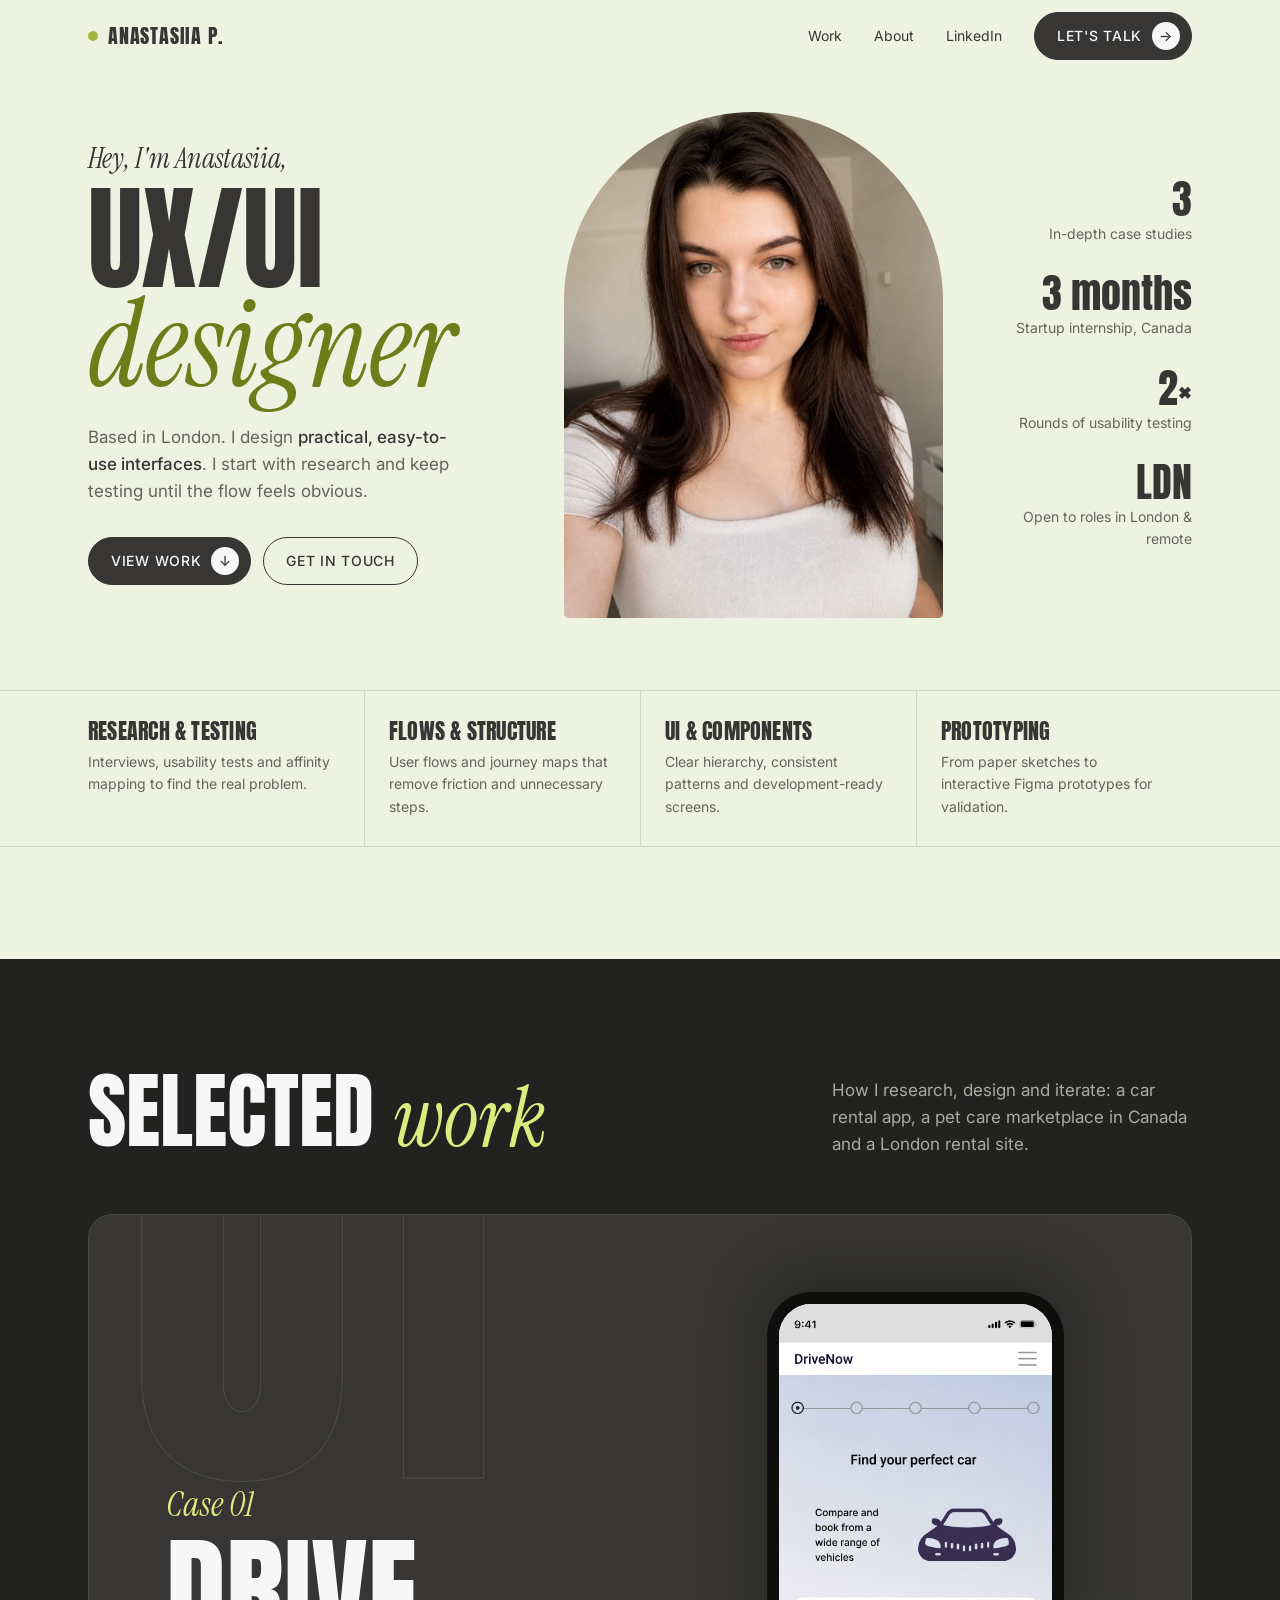
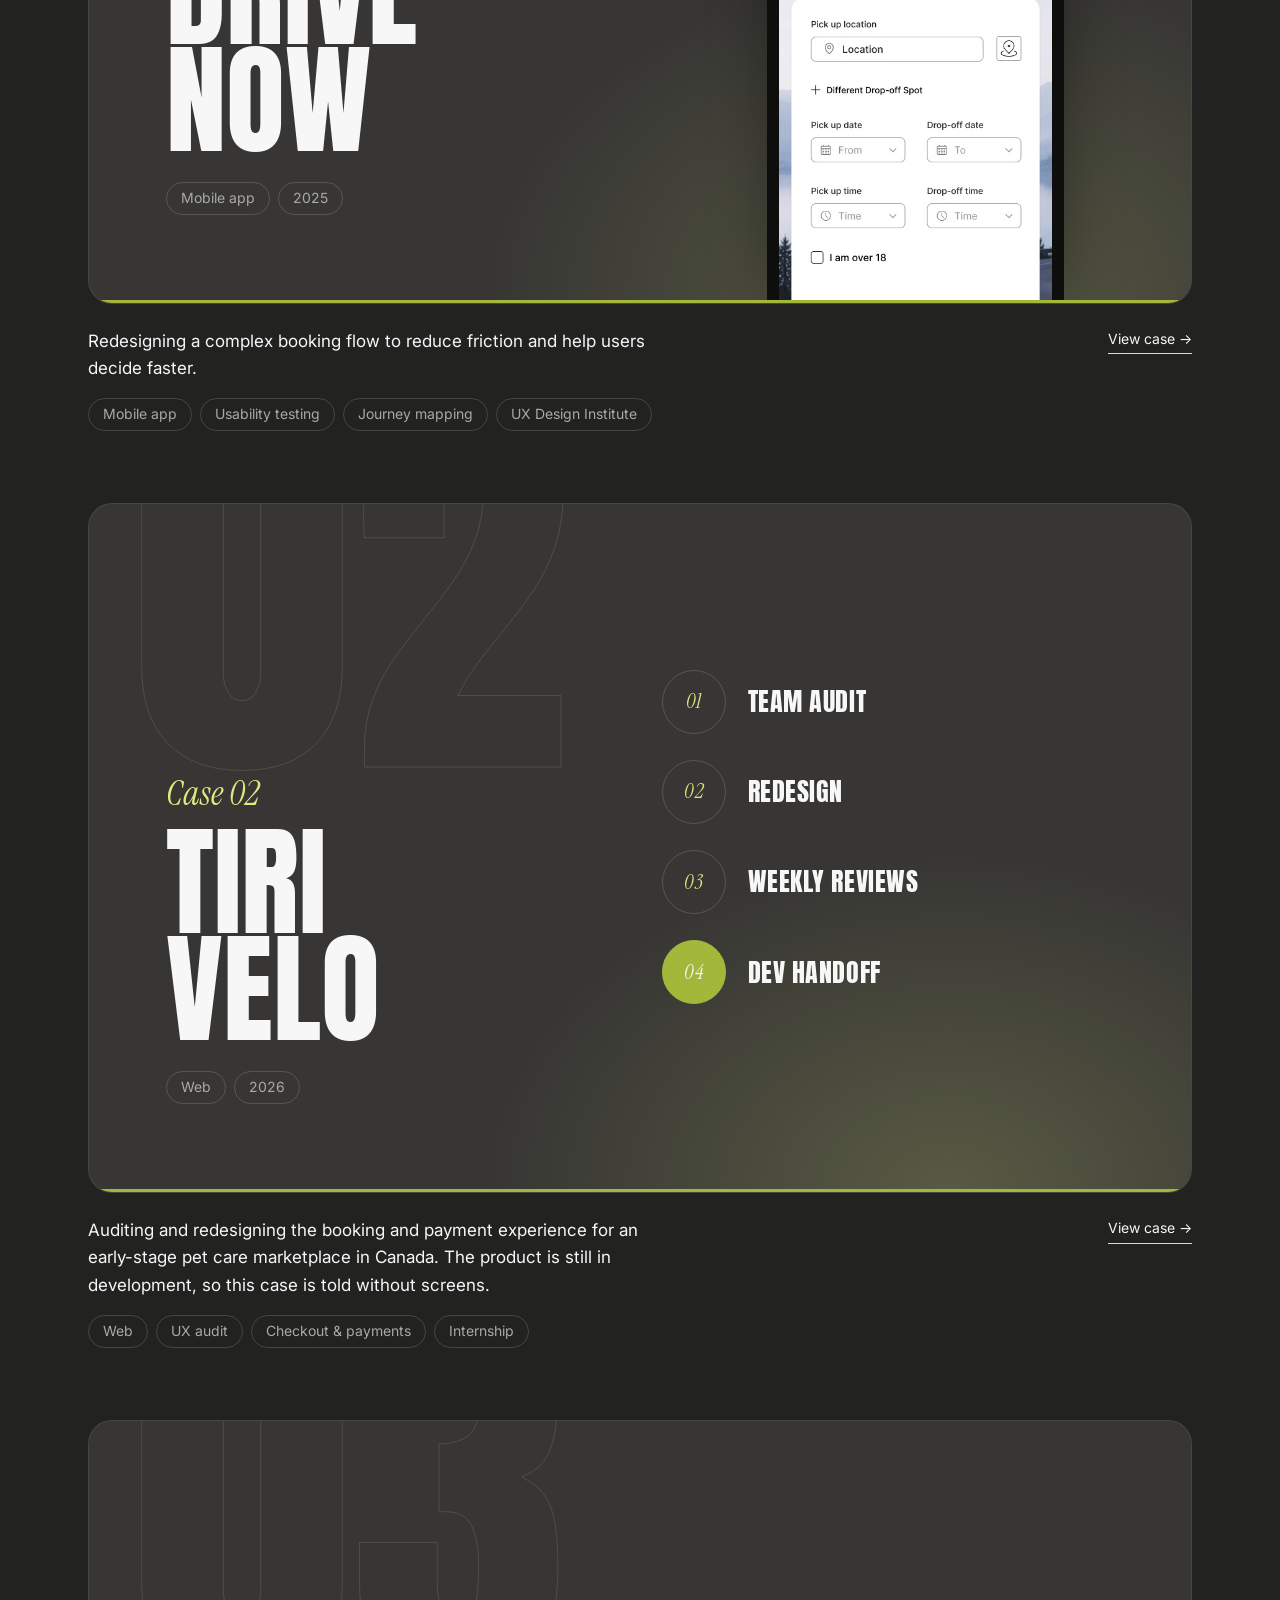
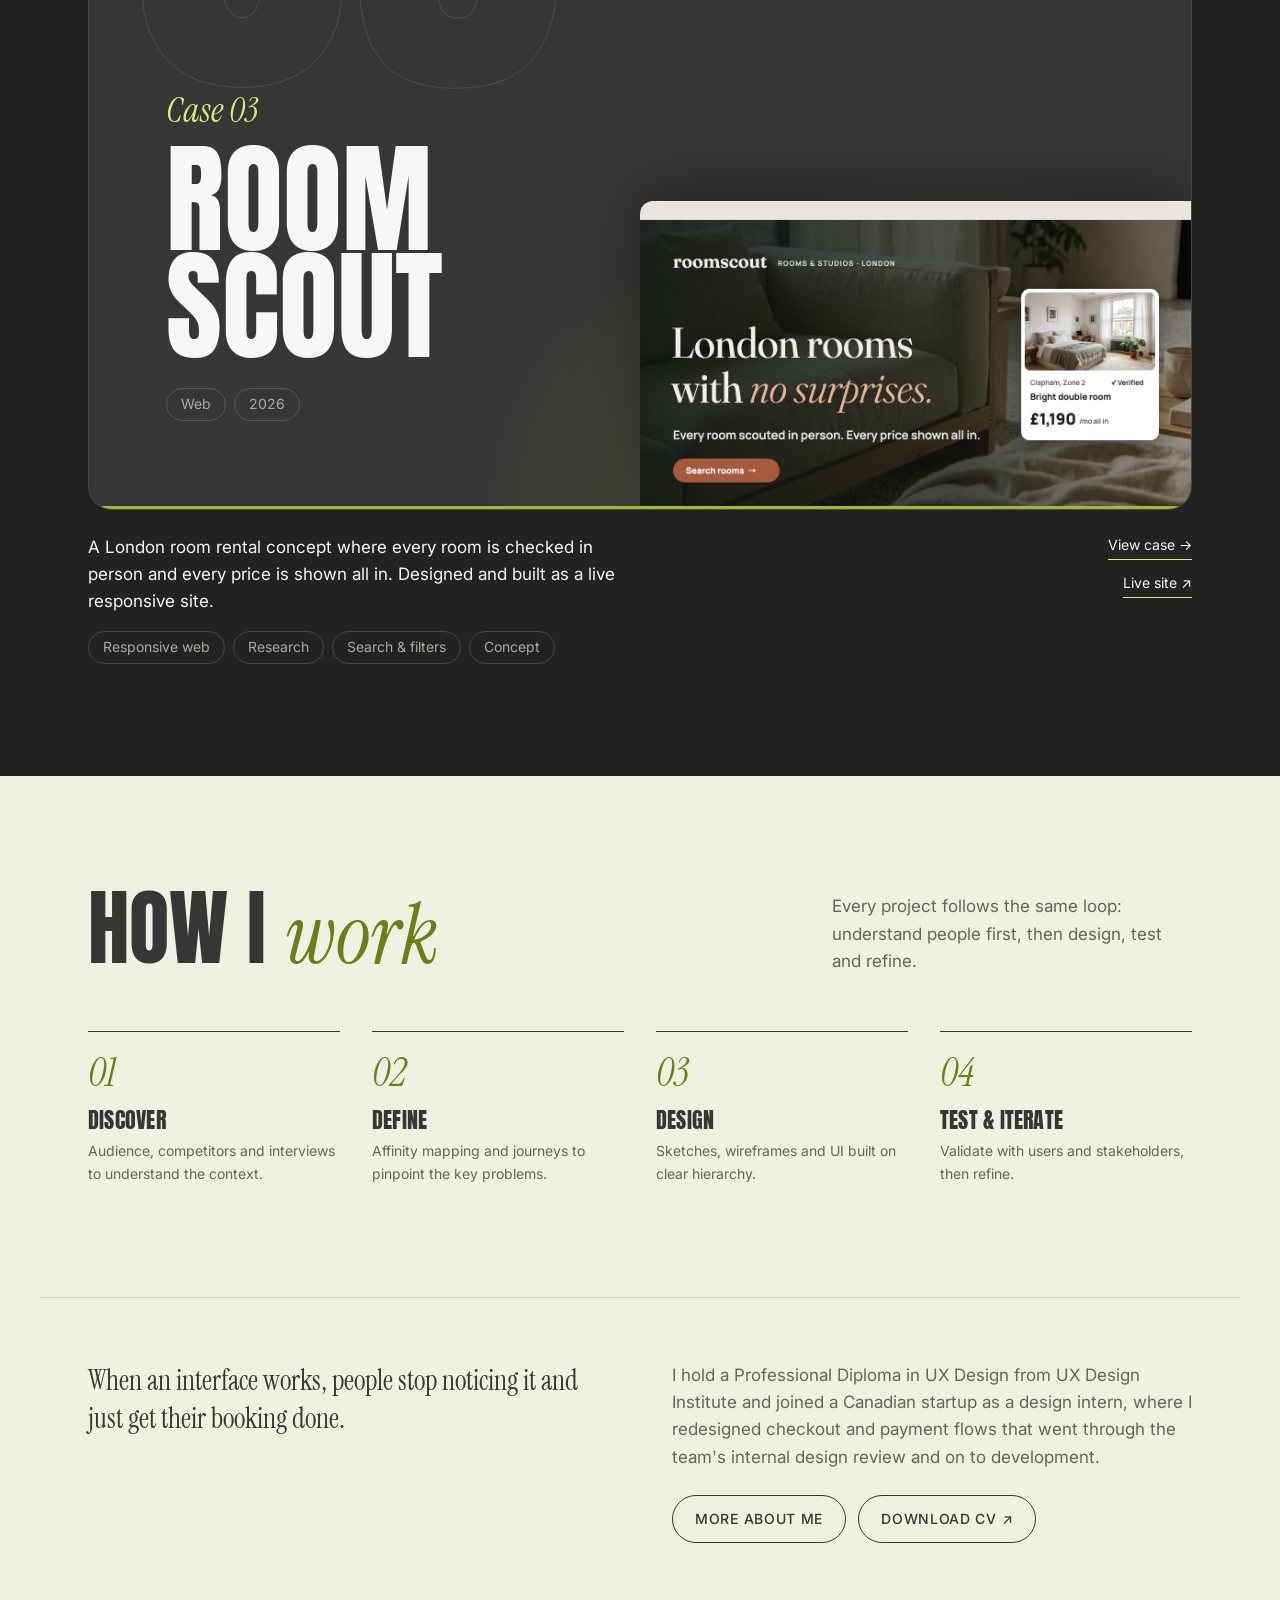
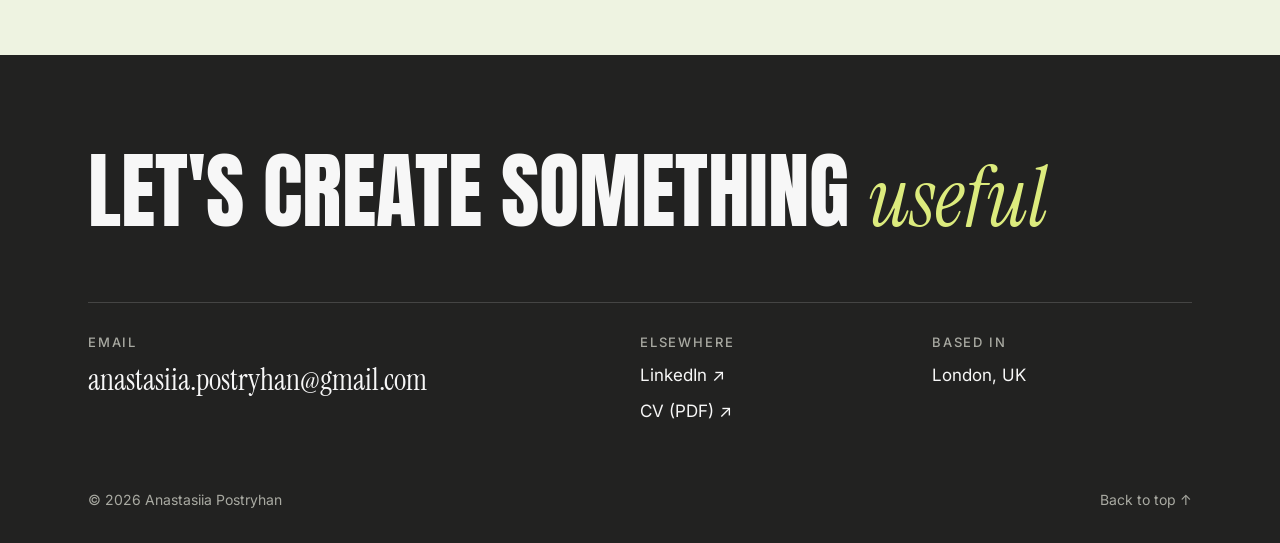
<file: index.html>
<!doctype html>
<html lang="en">
<head>
  <meta charset="utf-8">
  <meta name="viewport" content="width=device-width, initial-scale=1">
  <title>Anastasiia Postryhan, UX/UI designer</title>
  <meta name="description" content="Portfolio of Anastasiia Postryhan, a junior UX/UI designer in London. Case studies in research, usability testing and web and mobile UI.">
  <link rel="canonical" href="https://anastasiia-postryhan.vercel.app/">
  <meta name="theme-color" content="#EEF3E1">
  <meta property="og:type" content="website">
  <meta property="og:site_name" content="Anastasiia Postryhan">
  <meta property="og:title" content="Anastasiia Postryhan, UX/UI designer">
  <meta property="og:description" content="Portfolio of Anastasiia Postryhan, a junior UX/UI designer in London. Case studies in research, usability testing and web and mobile UI.">
  <meta property="og:url" content="https://anastasiia-postryhan.vercel.app/">
  <meta property="og:image" content="https://anastasiia-postryhan.vercel.app/assets/og/default.jpg">
  <meta property="og:image:width" content="1200">
  <meta property="og:image:height" content="630">
  <meta name="twitter:image" content="https://anastasiia-postryhan.vercel.app/assets/og/default.jpg">
  <meta name="twitter:card" content="summary_large_image">
  <meta name="twitter:title" content="Anastasiia Postryhan, UX/UI designer">
  <meta name="twitter:description" content="Portfolio of Anastasiia Postryhan, a junior UX/UI designer in London. Case studies in research, usability testing and web and mobile UI.">
  <link rel="preconnect" href="https://fonts.googleapis.com">
  <link rel="preconnect" href="https://fonts.gstatic.com" crossorigin>
  <link rel="preload" as="style" href="https://fonts.googleapis.com/css2?family=Anton&family=Instrument+Serif:ital@0;1&family=Inter:wght@400;500&display=swap" onload="this.onload=null;this.rel='stylesheet'">
  <noscript><link rel="stylesheet" href="https://fonts.googleapis.com/css2?family=Anton&family=Instrument+Serif:ital@0;1&family=Inter:wght@400;500&display=swap"></noscript>
  <link rel="stylesheet" href="styles.css?v=25">
  <link rel="icon" href="favicon.svg" type="image/svg+xml">
  <link rel="icon" href="favicon-32.png" type="image/png" sizes="32x32">
  <link rel="apple-touch-icon" href="apple-touch-icon.png">
</head>
<body>

  <header class="header">
    <div class="wrap header__inner">
      <a href="index.html" class="logo">Anastasiia P.</a>
      <nav class="nav">
        <a href="#work">Work</a>
        <a href="about.html">About</a>
        <a href="https://uk.linkedin.com/in/anastasiia-postryhan-ux" target="_blank" rel="noopener noreferrer">LinkedIn</a>
        <a href="#contact" class="btn btn--dark">Let's talk <span class="btn__dot">→</span></a>
      </nav>
    </div>
  </header>

  <main>
    <!-- Hero -->
    <section class="hero">
      <div class="wrap hero__grid">
        <div>
          <p class="hero__hi">Hey, I'm Anastasiia,</p>
          <h1 class="hero__title">UX/UI <span class="italic">designer</span></h1>
          <p class="hero__lead">Based in London. I design <strong>practical, easy-to-use interfaces</strong>. I start with research and keep testing until the flow feels obvious.</p>
          <div class="hero__ctas">
            <a href="#work" class="btn btn--dark">View work <span class="btn__dot">↓</span></a>
            <a href="#contact" class="btn btn--ghost">Get in touch</a>
          </div>
        </div>

        <div class="arch">
          <img width="1086" height="1448" fetchpriority="high" src="assets/anastasiia-750.jpg" srcset="assets/anastasiia-480.jpg 480w, assets/anastasiia-750.jpg 750w, assets/anastasiia.webp 1086w" sizes="(max-width: 640px) 320px, (max-width: 960px) 45vw, 420px" alt="Portrait of Anastasiia Postryhan">
        </div>

        <div class="facts">
          <div><div class="fact__num">3</div><div class="fact__label">In-depth case studies</div></div>
          <div><div class="fact__num">3 months</div><div class="fact__label">Startup internship, Canada</div></div>
          <div><div class="fact__num">2×</div><div class="fact__label">Rounds of usability testing</div></div>
          <div><div class="fact__num">LDN</div><div class="fact__label">Open to roles in London &amp; remote</div></div>
        </div>
      </div>
    </section>

    <!-- Skills -->
    <section class="skills">
      <h2 class="sr-only">Skills</h2>
      <div class="wrap skills__grid">
        <div class="skill"><h3>Research &amp; testing</h3><p>Interviews, usability tests and affinity mapping to find the real problem.</p></div>
        <div class="skill"><h3>Flows &amp; structure</h3><p>User flows and journey maps that remove friction and unnecessary steps.</p></div>
        <div class="skill"><h3>UI &amp; components</h3><p>Clear hierarchy, consistent patterns and development-ready screens.</p></div>
        <div class="skill"><h3>Prototyping</h3><p>From paper sketches to interactive Figma prototypes for validation.</p></div>
      </div>
    </section>

    <!-- Work -->
    <section class="work" id="work">
      <div class="wrap">
        <div class="section-head">
          <h2 class="section-title">Selected <span class="italic accent">work</span></h2>
          <p>How I research, design and iterate: a car rental app, a pet care marketplace in Canada and a London rental site.</p>
        </div>

        <div class="cases">
          <a href="drivenow.html" class="case">
            <div class="cover-d">
              <span class="cover-d__num">01</span>
              <div class="cover-d__text"><div class="cover-d__eyebrow">Case 01</div><div class="cover-d__name">Drive<br>Now</div><div class="cover-d__meta"><span>Mobile app</span><span>2025</span></div></div>
              <div class="cover-d__media"><div class="cover-d__phone"><img loading="lazy" width="440" height="1100" src="assets/dn/FjUAhNZ296VUtblM.jpg" alt="DriveNow search screen"></div></div>
            </div>
            <div class="case__row">
              <div>
                <h3 class="sr-only">DriveNow, car rental app</h3>
                <p class="case__desc">Redesigning a complex booking flow to reduce friction and help users decide faster.</p>
                <div class="tags"><span class="tag">Mobile app</span><span class="tag">Usability testing</span><span class="tag">Journey mapping</span><span class="tag">UX Design Institute</span></div>
              </div>
              <span class="case__link">View case →</span>
            </div>
          </a>

          <a href="tirivelo.html" class="case">
            <div class="cover-d">
              <span class="cover-d__num">02</span>
              <div class="cover-d__text"><div class="cover-d__eyebrow">Case 02</div><div class="cover-d__name">Tiri<br>Velo</div><div class="cover-d__meta"><span>Web</span><span>2026</span></div></div>
              <ol class="flow" aria-label="How the work went"><li>Team audit</li><li>Redesign</li><li>Weekly reviews</li><li>Dev handoff</li></ol>
            </div>
            <div class="case__row">
              <div>
                <h3 class="sr-only">TiriVelo, confident checkout</h3>
                <p class="case__desc">Auditing and redesigning the booking and payment experience for an early-stage pet care marketplace in Canada. The product is still in development, so this case is told without screens.</p>
                <div class="tags"><span class="tag">Web</span><span class="tag">UX audit</span><span class="tag">Checkout &amp; payments</span><span class="tag">Internship</span></div>
              </div>
              <span class="case__link">View case →</span>
            </div>
          </a>

          <div class="case">
            <a href="roomscout.html" class="case__cover" aria-label="RoomScout case study"><div class="cover-d">
              <span class="cover-d__num">03</span>
              <div class="cover-d__text"><div class="cover-d__eyebrow">Case 03</div><div class="cover-d__name">Room<br>Scout</div><div class="cover-d__meta"><span>Web</span><span>2026</span></div></div>
              <div class="cover-d__shot"><img loading="lazy" src="assets/rs/og.jpg?v=2" alt="RoomScout hero screen" width="1200" height="630"></div>
            </div></a>
            <div class="case__row">
              <div>
                <h3 class="sr-only">RoomScout, London room rentals</h3>
                <p class="case__desc">A London room rental concept where every room is checked in person and every price is shown all in. Designed and built as a live responsive site.</p>
                <div class="tags"><span class="tag">Responsive web</span><span class="tag">Research</span><span class="tag">Search &amp; filters</span><span class="tag">Concept</span></div>
              </div>
              <div class="case__links"><a class="case__link" href="roomscout.html">View case →</a><a class="case__link" href="https://roomscout.netlify.app" target="_blank" rel="noopener noreferrer">Live site ↗</a></div>
            </div>
          </div>
        </div>
      </div>
    </section>

    <!-- Process -->
    <section class="process">
      <div class="wrap">
        <div class="section-head">
          <h2 class="section-title">How I <span class="italic accent">work</span></h2>
          <p>Every project follows the same loop: understand people first, then design, test and refine.</p>
        </div>
        <div class="steps">
          <div class="step"><div class="step__num">01</div><h3>Discover</h3><p>Audience, competitors and interviews to understand the context.</p></div>
          <div class="step"><div class="step__num">02</div><h3>Define</h3><p>Affinity mapping and journeys to pinpoint the key problems.</p></div>
          <div class="step"><div class="step__num">03</div><h3>Design</h3><p>Sketches, wireframes and UI built on clear hierarchy.</p></div>
          <div class="step"><div class="step__num">04</div><h3>Test &amp; iterate</h3><p>Validate with users and stakeholders, then refine.</p></div>
        </div>
      </div>
    </section>

    <!-- About teaser -->
    <section class="about-teaser">
      <div class="wrap about-teaser__grid">
        <p class="about-teaser__lead">When an interface works, people stop noticing it and just get their booking done.</p>
        <div class="about-teaser__body">
          <p>I hold a Professional Diploma in UX Design from UX Design Institute and joined a Canadian startup as a design intern, where I redesigned checkout and payment flows that went through the team's internal design review and on to development.</p>
          <div class="hero__ctas"><a href="about.html" class="btn btn--ghost">More about me</a><a href="Anastasiia_Postryhan_CV.pdf" class="btn btn--ghost" target="_blank" rel="noopener noreferrer">Download CV ↗</a></div>
        </div>
      </div>
    </section>
  </main>

  <footer class="footer" id="contact">
    <div class="wrap">
      <h2 class="footer__cta">Let's create something <span class="italic">useful</span></h2>
      <div class="footer__grid">
        <div>
          <p class="footer__label">Email</p>
          <a class="footer__email" href="mailto:anastasiia.postryhan@gmail.com">anastasiia.postryhan@gmail.com</a>
        </div>
        <div>
          <p class="footer__label">Elsewhere</p>
          <a href="https://uk.linkedin.com/in/anastasiia-postryhan-ux" target="_blank" rel="noopener noreferrer">LinkedIn ↗</a>
          <a href="Anastasiia_Postryhan_CV.pdf" target="_blank" rel="noopener noreferrer">CV (PDF) ↗</a>
        </div>
        <div>
          <p class="footer__label">Based in</p>
          <p>London, UK</p>
        </div>
      </div>
      <div class="footer__bottom">
        <span>© 2026 Anastasiia Postryhan</span>
        <a href="#top" onclick="window.scrollTo({top:0});return false;">Back to top ↑</a>
      </div>
    </div>
  </footer>

</body>
</html>
</file>
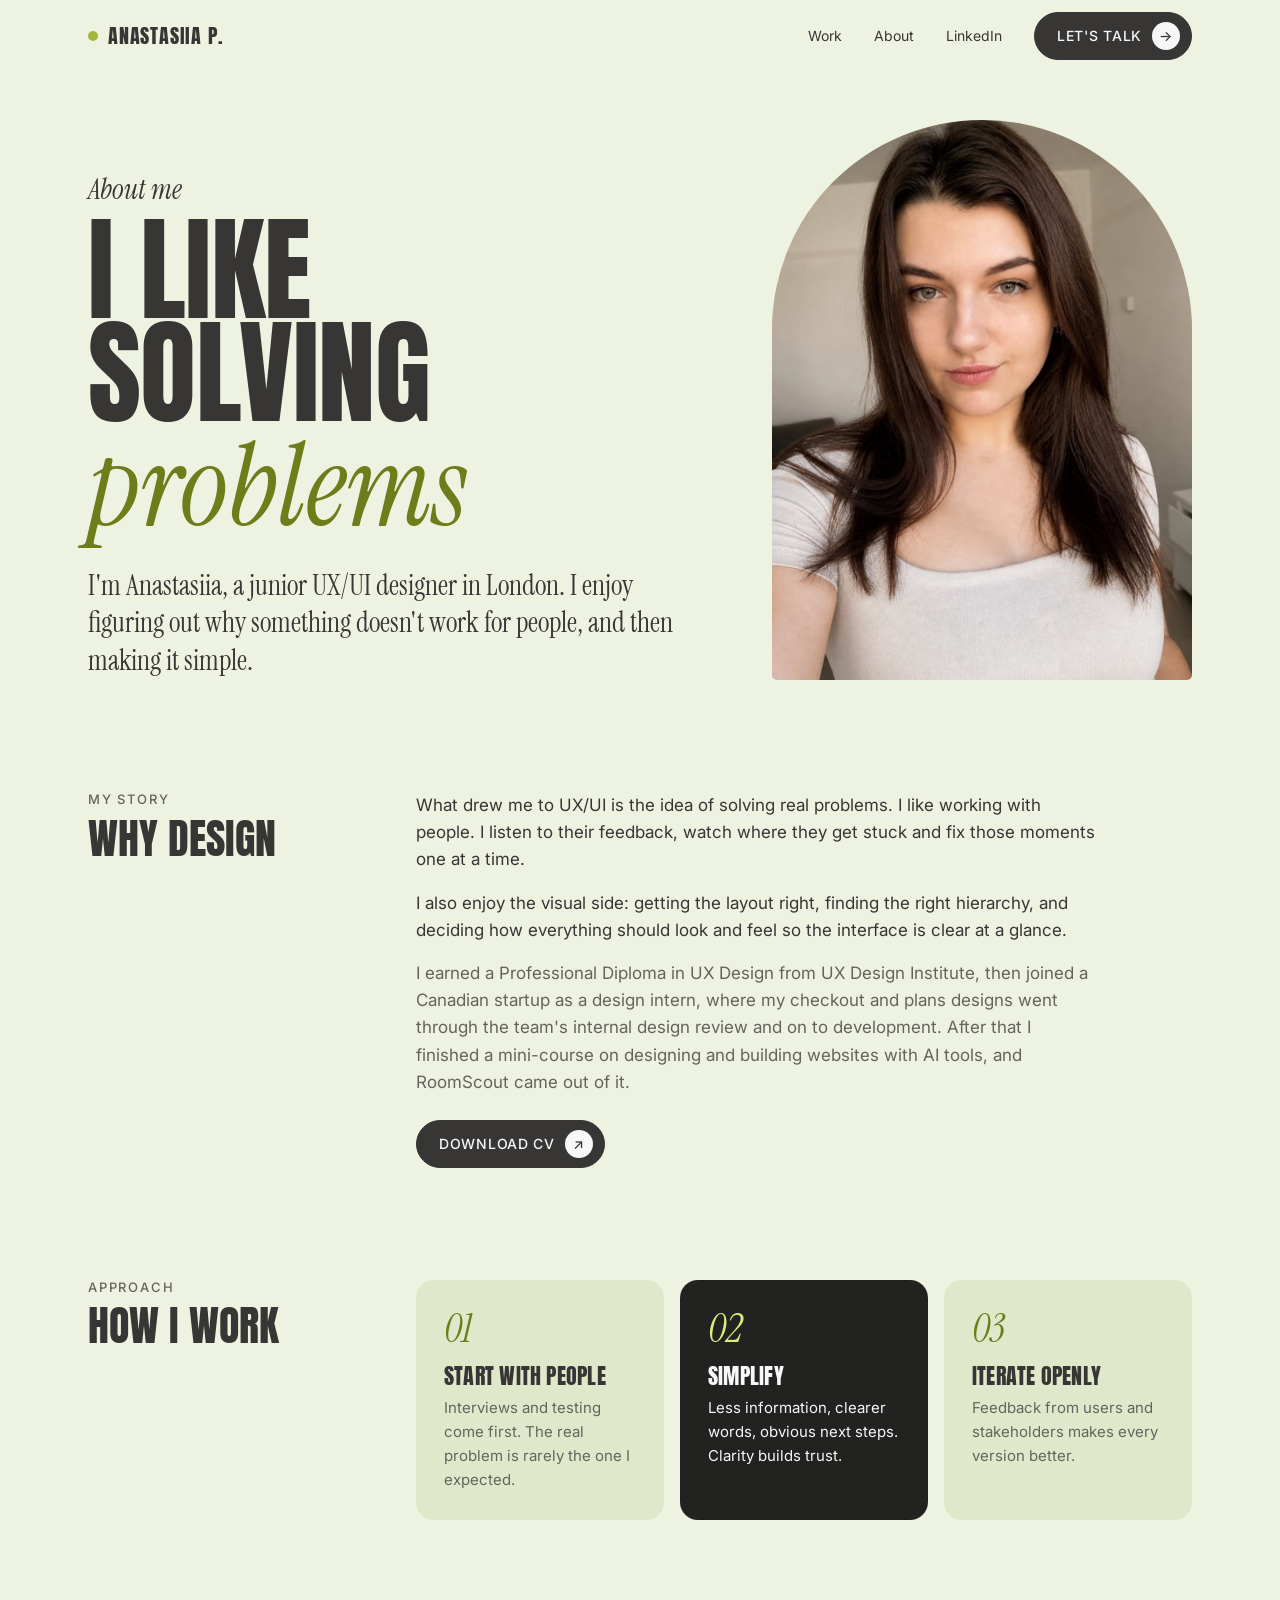
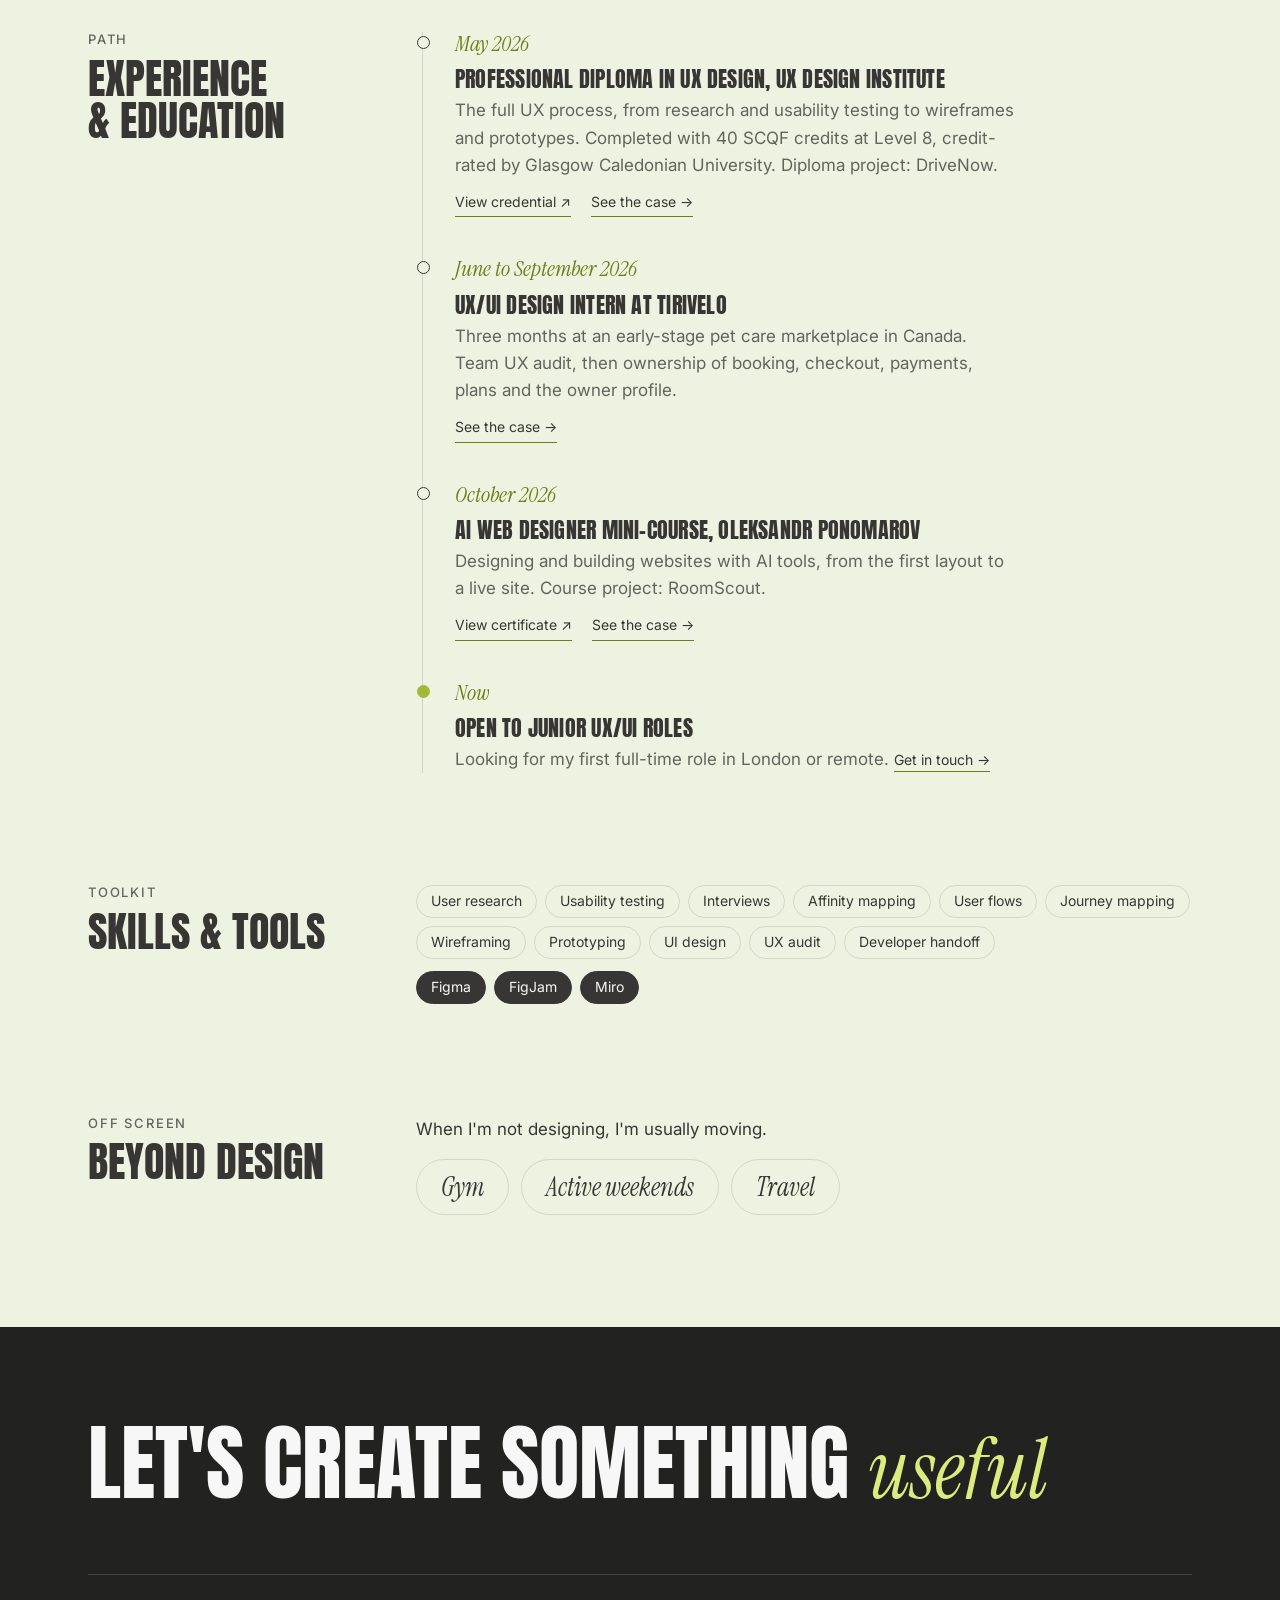
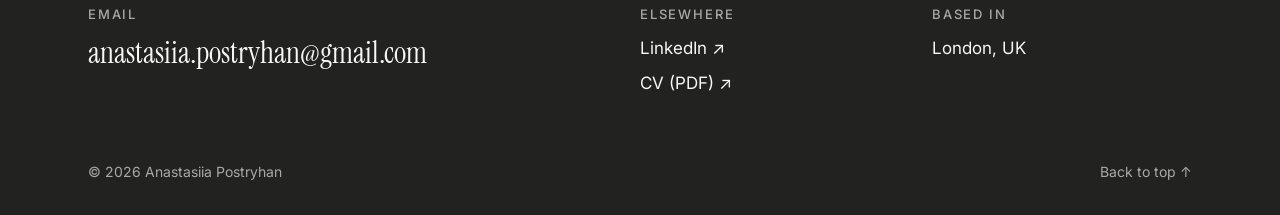
<file: about.html>
<!doctype html>
<html lang="en">
<head>
  <meta charset="utf-8">
  <meta name="viewport" content="width=device-width, initial-scale=1">
  <title>About Anastasiia Postryhan</title>
  <meta name="description" content="Anastasiia Postryhan is a junior UX/UI designer in London with a Professional Diploma in UX Design from UX Design Institute.">
  <link rel="canonical" href="https://anastasiia-postryhan.vercel.app/about.html">
  <meta name="theme-color" content="#EEF3E1">
  <meta property="og:type" content="website">
  <meta property="og:site_name" content="Anastasiia Postryhan">
  <meta property="og:title" content="About Anastasiia Postryhan, UX/UI designer">
  <meta property="og:description" content="Anastasiia Postryhan is a junior UX/UI designer in London with a Professional Diploma in UX Design from UX Design Institute.">
  <meta property="og:url" content="https://anastasiia-postryhan.vercel.app/about.html">
  <meta property="og:image" content="https://anastasiia-postryhan.vercel.app/assets/og/default.jpg">
  <meta property="og:image:width" content="1200">
  <meta property="og:image:height" content="630">
  <meta name="twitter:image" content="https://anastasiia-postryhan.vercel.app/assets/og/default.jpg">
  <meta name="twitter:card" content="summary_large_image">
  <meta name="twitter:title" content="About Anastasiia Postryhan, UX/UI designer">
  <meta name="twitter:description" content="Anastasiia Postryhan is a junior UX/UI designer in London with a Professional Diploma in UX Design from UX Design Institute.">
  <link rel="preconnect" href="https://fonts.googleapis.com">
  <link rel="preconnect" href="https://fonts.gstatic.com" crossorigin>
  <link rel="preload" as="style" href="https://fonts.googleapis.com/css2?family=Anton&family=Instrument+Serif:ital@0;1&family=Inter:wght@400;500&display=swap" onload="this.onload=null;this.rel='stylesheet'">
  <noscript><link rel="stylesheet" href="https://fonts.googleapis.com/css2?family=Anton&family=Instrument+Serif:ital@0;1&family=Inter:wght@400;500&display=swap"></noscript>
  <link rel="stylesheet" href="styles.css?v=25">
  <link rel="icon" href="favicon.svg" type="image/svg+xml">
  <link rel="icon" href="favicon-32.png" type="image/png" sizes="32x32">
  <link rel="apple-touch-icon" href="apple-touch-icon.png">
</head>
<body>

  <header class="header">
    <div class="wrap header__inner">
      <a href="index.html" class="logo">Anastasiia P.</a>
      <nav class="nav">
        <a href="index.html#work">Work</a>
        <a href="about.html">About</a>
        <a href="https://uk.linkedin.com/in/anastasiia-postryhan-ux" target="_blank" rel="noopener noreferrer">LinkedIn</a>
        <a href="#contact" class="btn btn--dark">Let's talk <span class="btn__dot">→</span></a>
      </nav>
    </div>
  </header>

  <main>
    <section class="about-hero">
      <div class="wrap about-hero__grid">
        <div>
          <p class="hero__hi">About me</p>
          <h1 class="cs-hero__title">I like solving <span class="italic accent">problems</span></h1>
          <p class="about-hero__lead">I'm Anastasiia, a junior UX/UI designer in London. I enjoy figuring out why something doesn't work for people, and then making it simple.</p>
        </div>
        <div class="arch">
          <img width="1086" height="1448" fetchpriority="high" src="assets/anastasiia-750.jpg" srcset="assets/anastasiia-480.jpg 480w, assets/anastasiia-750.jpg 750w, assets/anastasiia.webp 1086w" sizes="(max-width: 640px) 320px, (max-width: 960px) 45vw, 420px" alt="Portrait of Anastasiia Postryhan">
        </div>
      </div>
    </section>

    <div class="wrap">
      <!-- Story -->
      <section class="cs-section">
        <div class="cs-grid">
          <div class="cs-label"><span class="eyebrow">My story</span><h2>Why design</h2></div>
          <div class="prose">
            <p>What drew me to UX/UI is the idea of solving real problems. I like working with people. I listen to their feedback, watch where they get stuck and fix those moments one at a time.</p>
            <p>I also enjoy the visual side: getting the layout right, finding the right hierarchy, and deciding how everything should look and feel so the interface is clear at a glance.</p>
            <p class="muted">I earned a Professional Diploma in UX Design from UX Design Institute, then joined a Canadian startup as a design intern, where my checkout and plans designs went through the team's internal design review and on to development. After that I finished a mini-course on designing and building websites with AI tools, and RoomScout came out of it.</p>
            <div class="links"><a class="btn btn--dark" href="Anastasiia_Postryhan_CV.pdf" target="_blank" rel="noopener noreferrer">Download CV <span class="btn__dot">↗</span></a></div>
          </div>
        </div>
      </section>

      <!-- Principles -->
      <section class="cs-section">
        <div class="cs-grid">
          <div class="cs-label"><span class="eyebrow">Approach</span><h2>How I work</h2></div>
          <div class="principles">
            <div class="principle"><div class="principle__num">01</div><h3>Start with people</h3><p>Interviews and testing come first. The real problem is rarely the one I expected.</p></div>
            <div class="principle principle--dark"><div class="principle__num">02</div><h3>Simplify</h3><p>Less information, clearer words, obvious next steps. Clarity builds trust.</p></div>
            <div class="principle"><div class="principle__num">03</div><h3>Iterate openly</h3><p>Feedback from users and stakeholders makes every version better.</p></div>
          </div>
        </div>
      </section>

      <!-- Experience -->
      <section class="cs-section">
        <div class="cs-grid">
          <div class="cs-label"><span class="eyebrow">Path</span><h2>Experience &amp; education</h2></div>
          <ol class="timeline-v">
            <li>
              <span class="timeline-v__year">May 2026</span>
              <h3>Professional Diploma in UX Design, UX Design Institute</h3>
              <p>The full UX process, from research and usability testing to wireframes and prototypes. Completed with 40 SCQF credits at Level 8, credit-rated by Glasgow Caledonian University. Diploma project: DriveNow.</p>
              <div class="links"><a class="link" href="https://credsverse.com/credentials/1fe71e0b-bbeb-4163-a682-577b9e2dc3a6" target="_blank" rel="noopener noreferrer">View credential ↗</a><a class="link" href="drivenow.html">See the case →</a></div>
            </li>
            <li>
              <span class="timeline-v__year">June to September 2026</span>
              <h3>UX/UI design intern at TiriVelo</h3>
              <p>Three months at an early-stage pet care marketplace in Canada. Team UX audit, then ownership of booking, checkout, payments, plans and the owner profile.</p>
              <div class="links"><a class="link" href="tirivelo.html">See the case →</a></div>
            </li>
            <li>
              <span class="timeline-v__year">October 2026</span>
              <h3>AI Web Designer mini-course, Oleksandr Ponomarov</h3>
              <p>Designing and building websites with AI tools, from the first layout to a live site. Course project: RoomScout.</p>
              <div class="links"><a class="link" href="assets/ai-web-designer-certificate.pdf" target="_blank" rel="noopener noreferrer">View certificate ↗</a><a class="link" href="roomscout.html">See the case →</a></div>
            </li>
            <li class="is-now">
              <span class="timeline-v__year">Now</span>
              <h3>Open to junior UX/UI roles</h3>
              <p>Looking for my first full-time role in London or remote. <a href="#contact">Get in touch →</a></p>
            </li>
          </ol>
        </div>
      </section>

      <!-- Toolkit -->
      <section class="cs-section">
        <div class="cs-grid">
          <div class="cs-label"><span class="eyebrow">Toolkit</span><h2>Skills &amp; tools</h2></div>
          <div>
            <div class="chips">
              <span class="chip">User research</span><span class="chip">Usability testing</span><span class="chip">Interviews</span><span class="chip">Affinity mapping</span><span class="chip">User flows</span><span class="chip">Journey mapping</span><span class="chip">Wireframing</span><span class="chip">Prototyping</span><span class="chip">UI design</span><span class="chip">UX audit</span><span class="chip">Developer handoff</span>
            </div>
            <div class="chips block-sm">
              <span class="chip chip--solid">Figma</span><span class="chip chip--solid">FigJam</span><span class="chip chip--solid">Miro</span>
            </div>
          </div>
        </div>
      </section>

      <!-- Beyond -->
      <section class="cs-section">
        <div class="cs-grid">
          <div class="cs-label"><span class="eyebrow">Off screen</span><h2>Beyond design</h2></div>
          <div>
            <div class="prose"><p>When I'm not designing, I'm usually moving.</p></div>
            <div class="beyond"><span>Gym</span><span>Active weekends</span><span>Travel</span></div>
          </div>
        </div>
      </section>
    </div>
  </main>

  <footer class="footer footer--spaced" id="contact">
    <div class="wrap">
      <h2 class="footer__cta">Let's create something <span class="italic">useful</span></h2>
      <div class="footer__grid">
        <div>
          <p class="footer__label">Email</p>
          <a class="footer__email" href="mailto:anastasiia.postryhan@gmail.com">anastasiia.postryhan@gmail.com</a>
        </div>
        <div>
          <p class="footer__label">Elsewhere</p>
          <a href="https://uk.linkedin.com/in/anastasiia-postryhan-ux" target="_blank" rel="noopener noreferrer">LinkedIn ↗</a>
          <a href="Anastasiia_Postryhan_CV.pdf" target="_blank" rel="noopener noreferrer">CV (PDF) ↗</a>
        </div>
        <div>
          <p class="footer__label">Based in</p>
          <p>London, UK</p>
        </div>
      </div>
      <div class="footer__bottom">
        <span>© 2026 Anastasiia Postryhan</span>
        <a href="#" onclick="window.scrollTo({top:0});return false;">Back to top ↑</a>
      </div>
    </div>
  </footer>

</body>
</html>
</file>
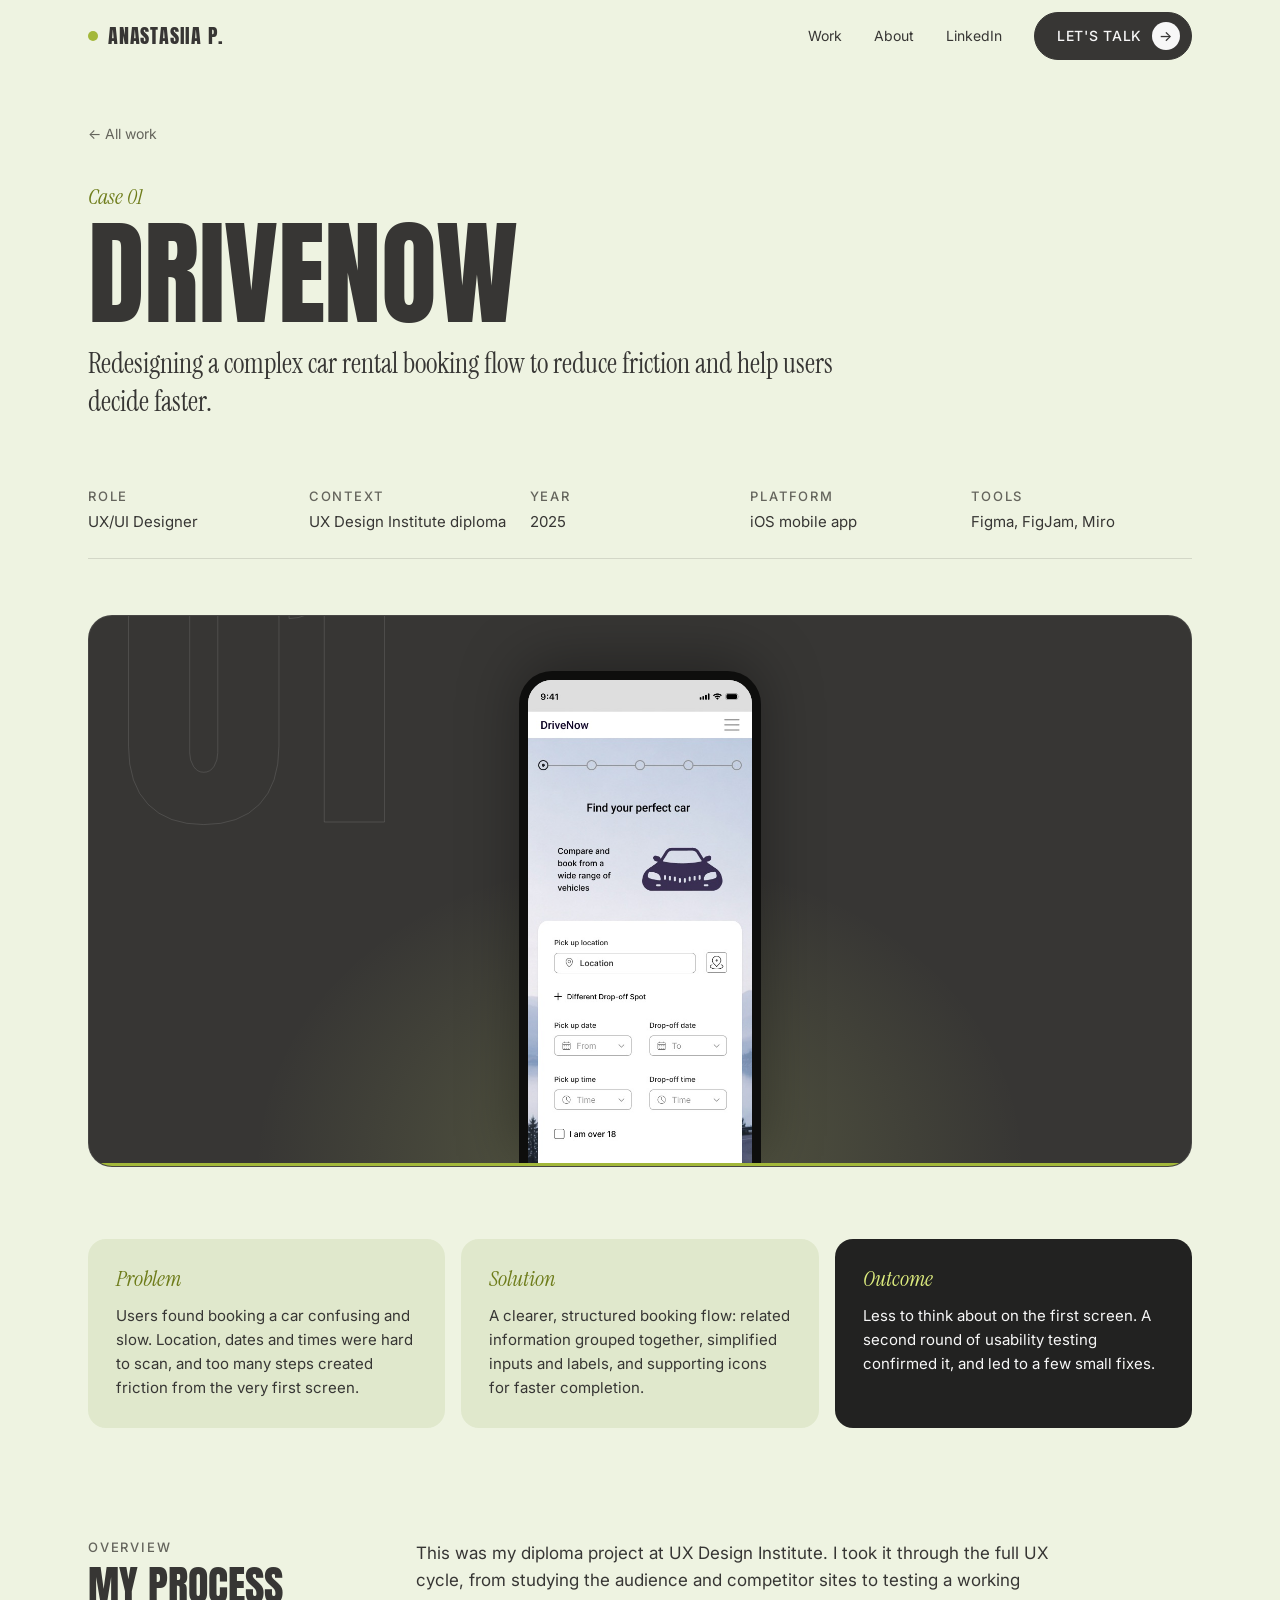
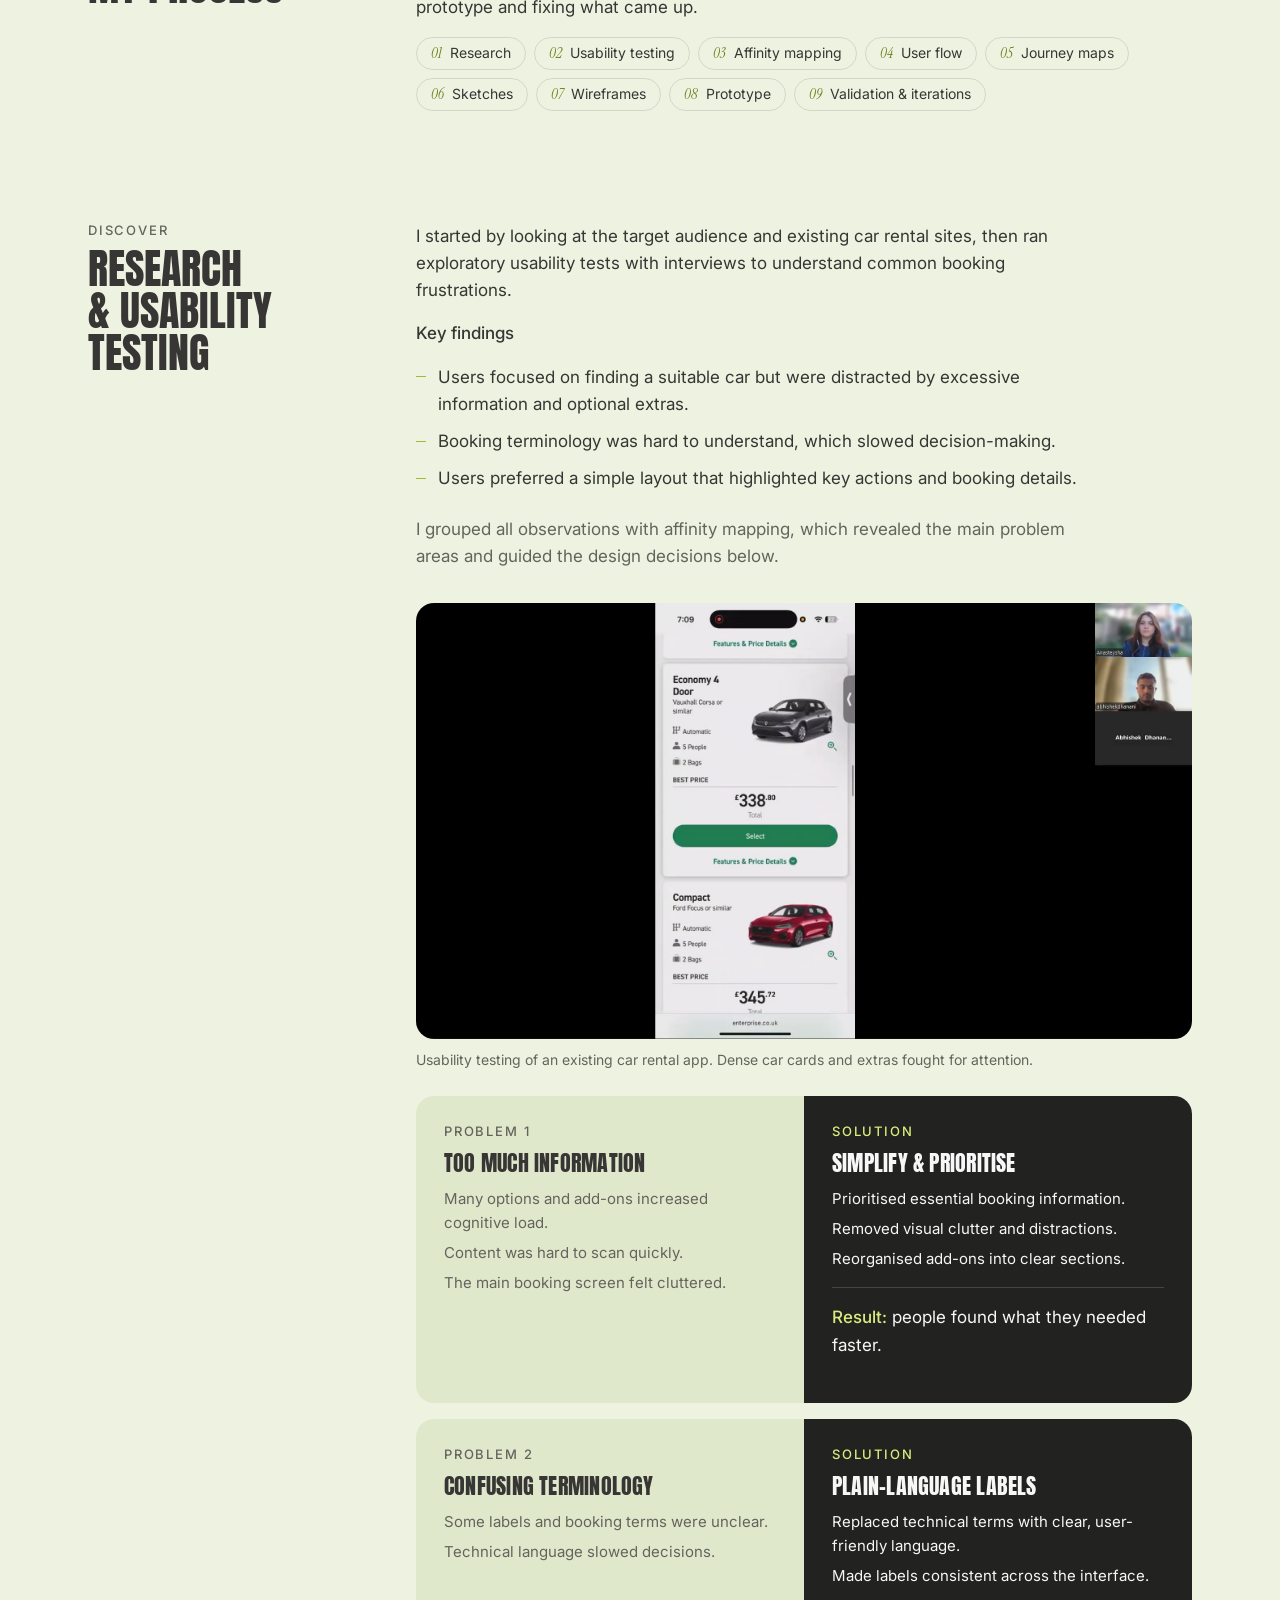
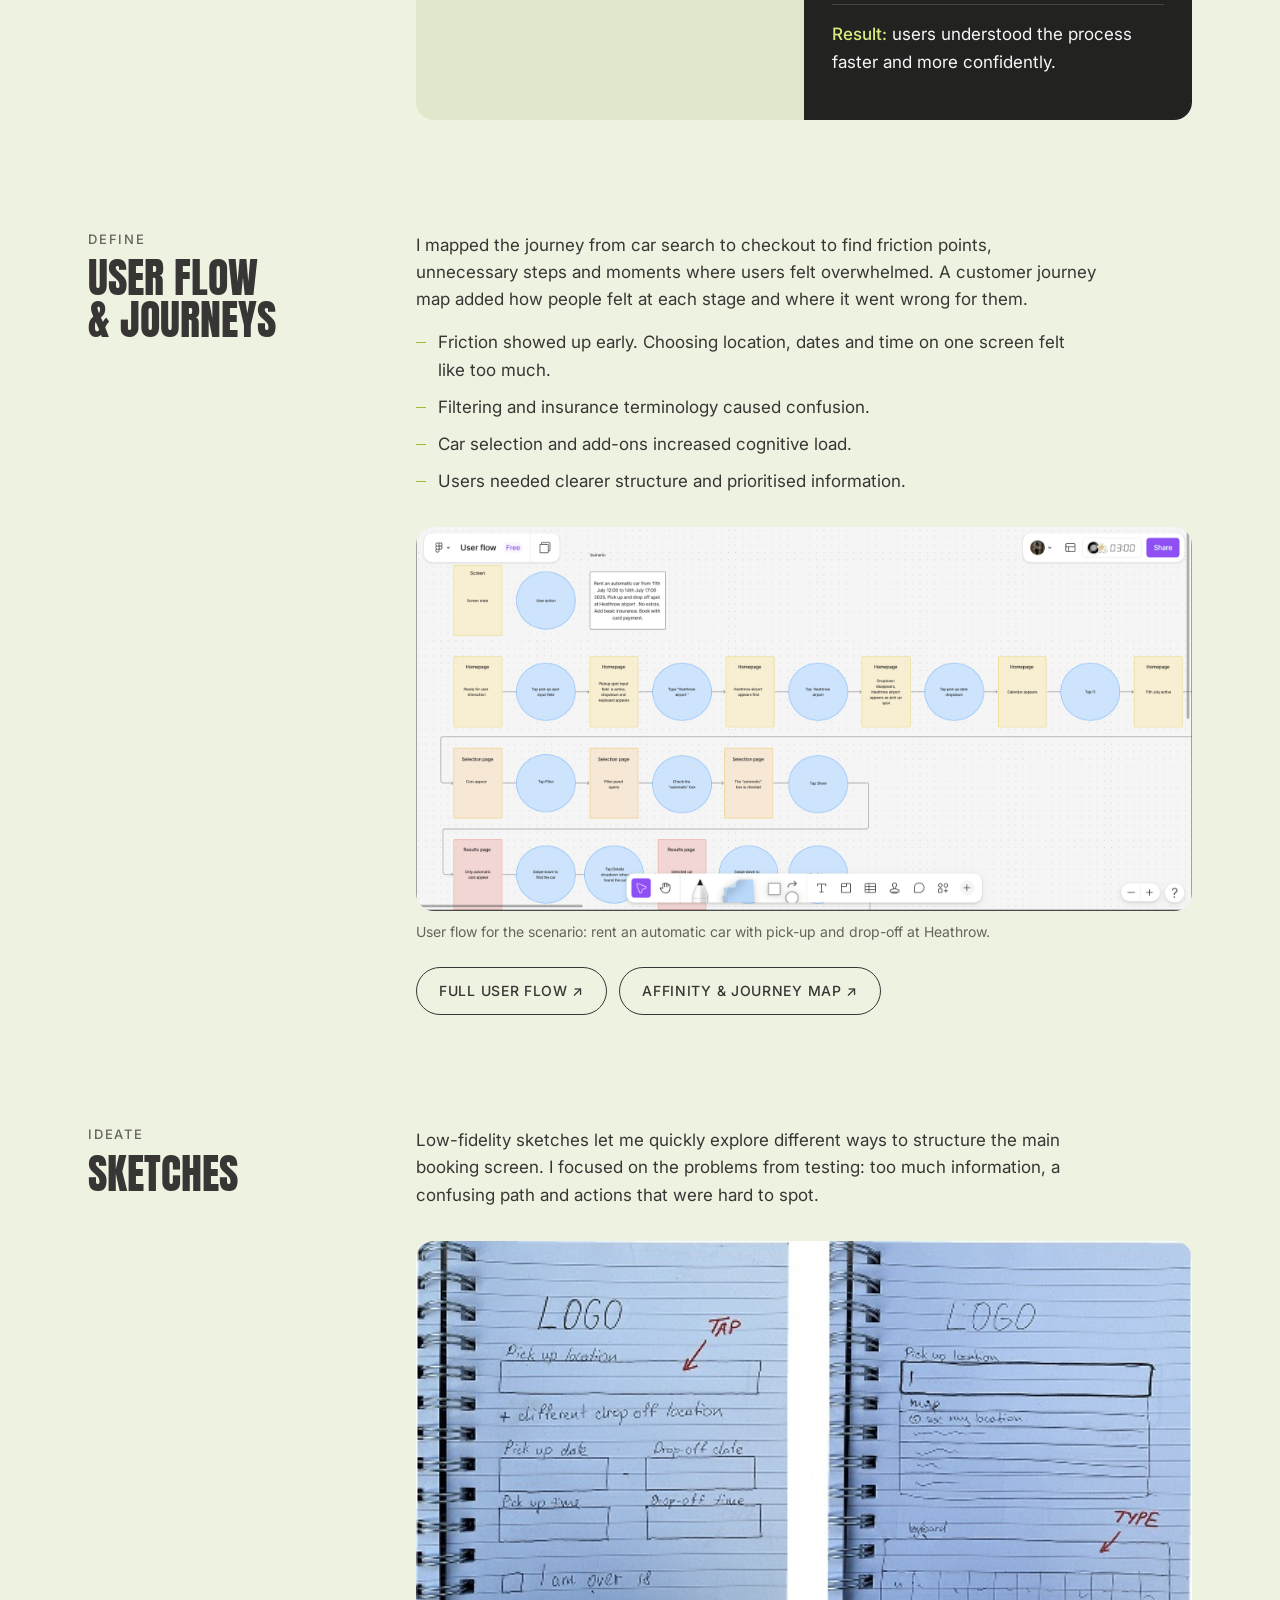
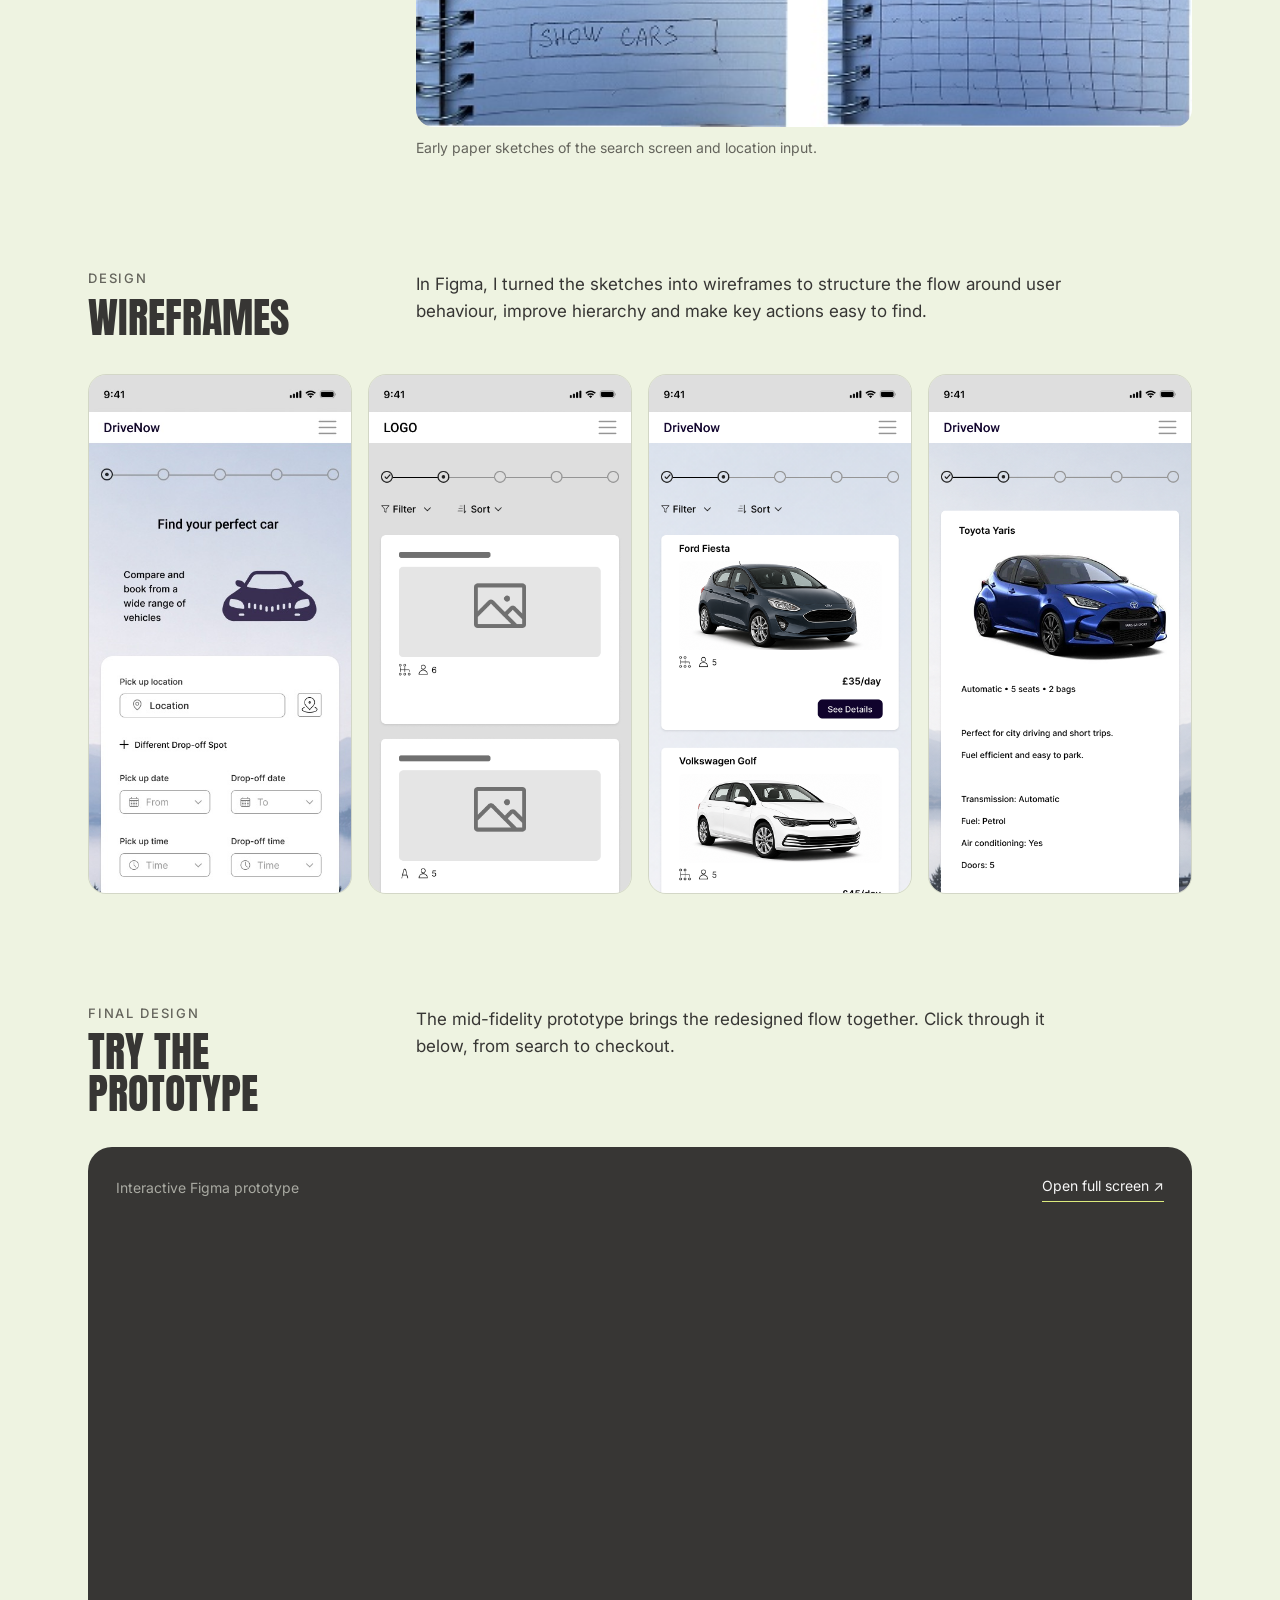
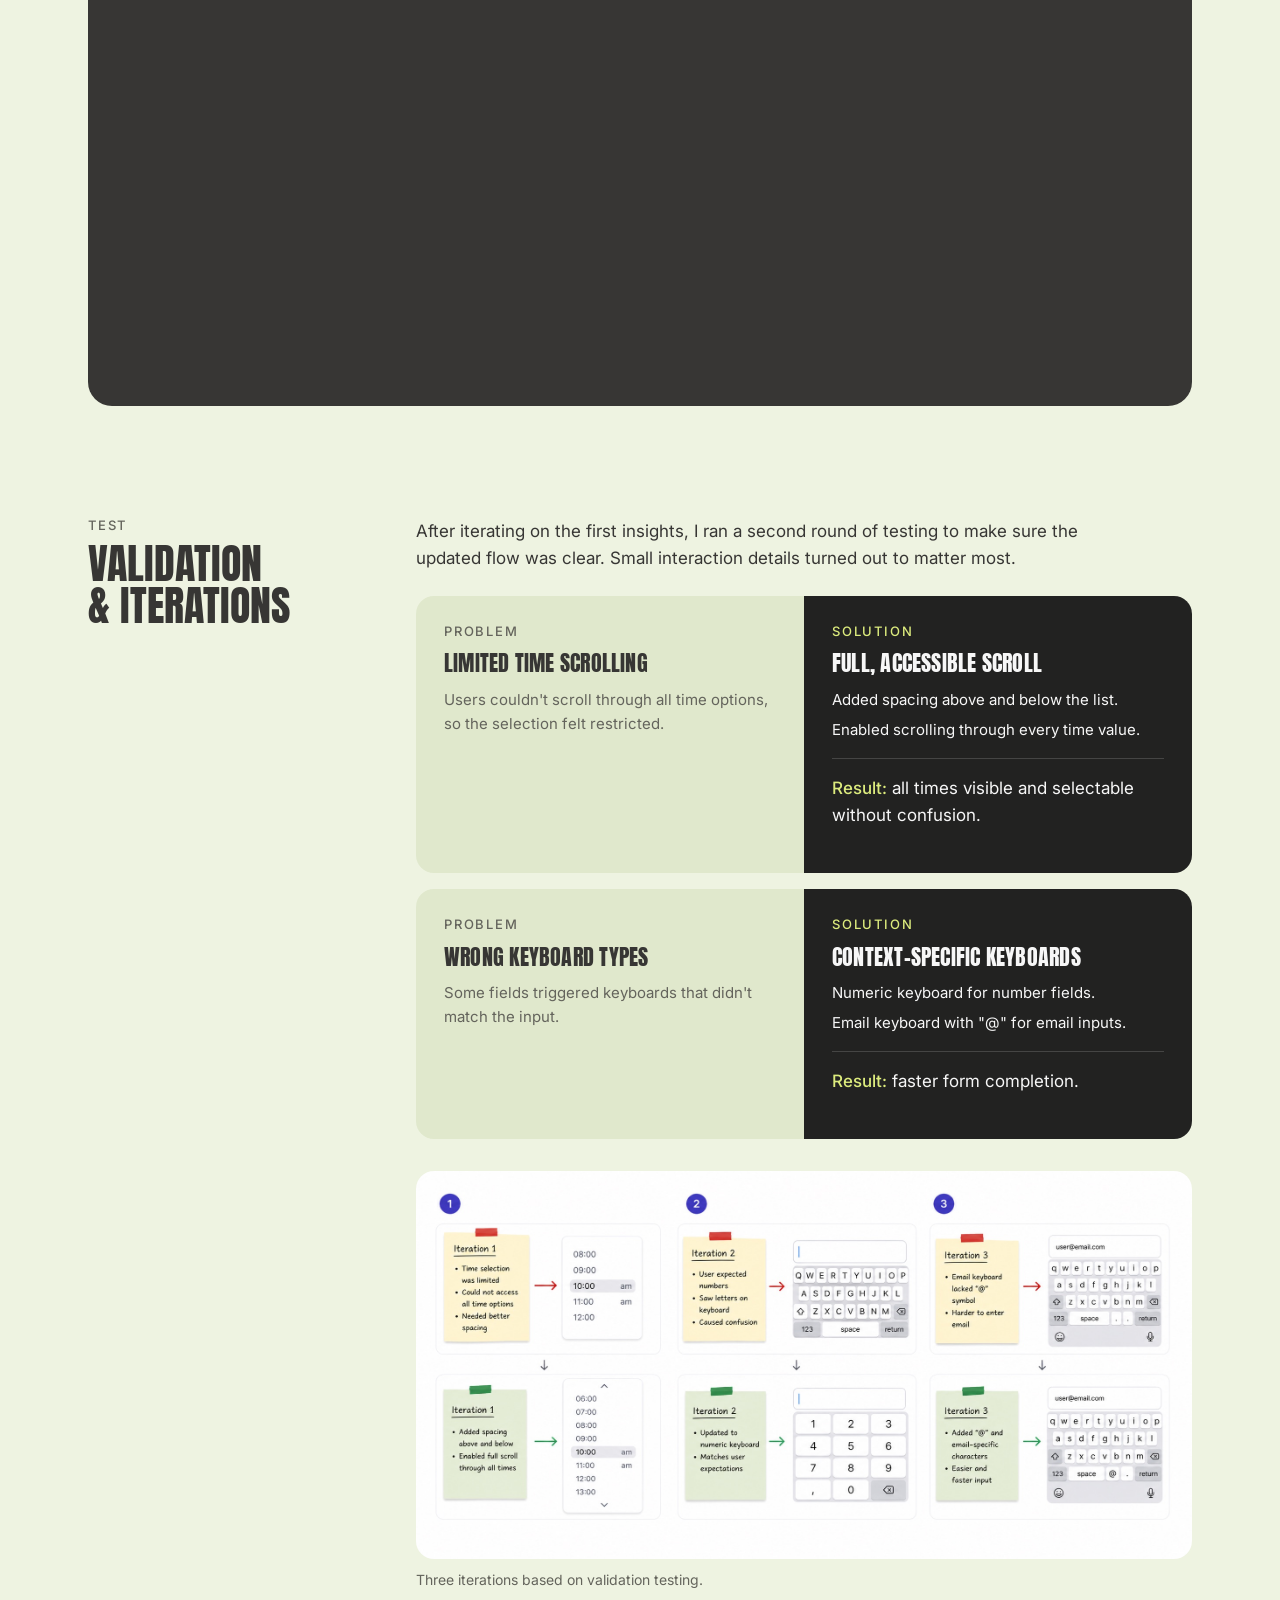
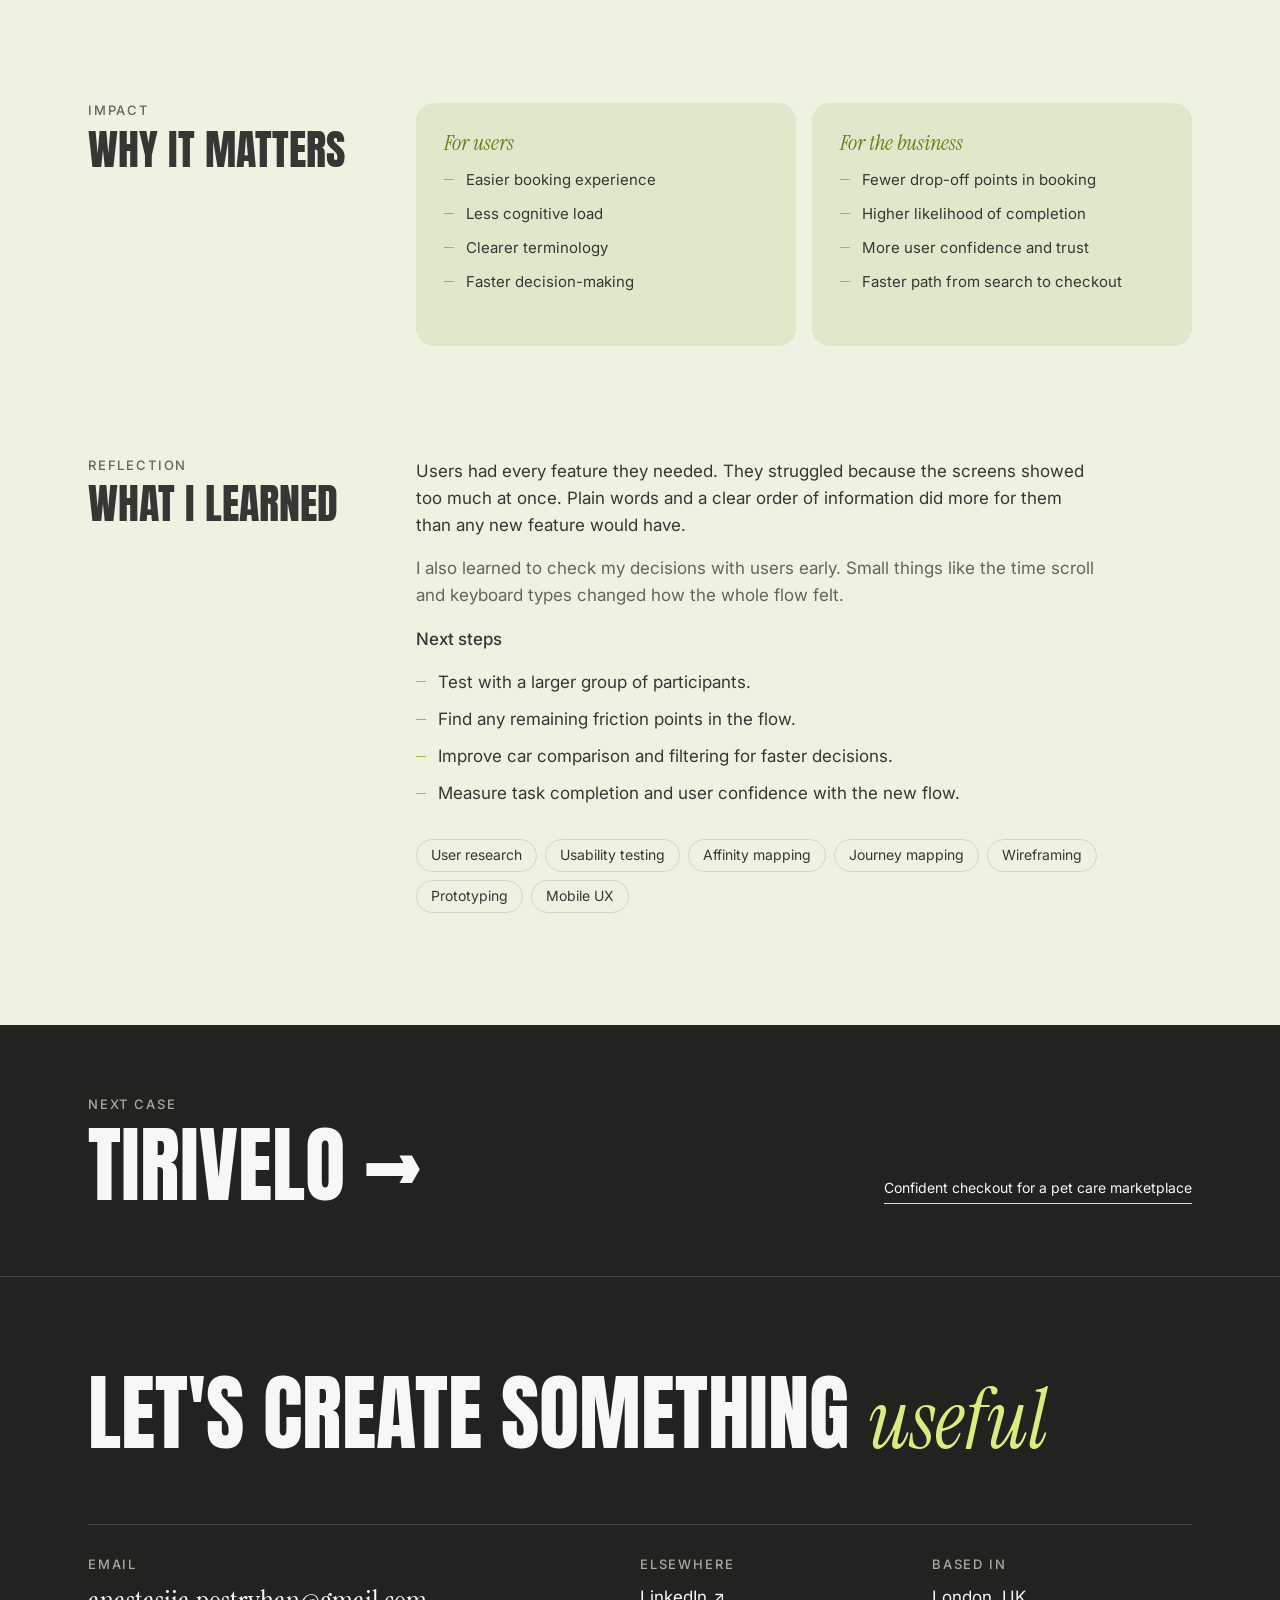
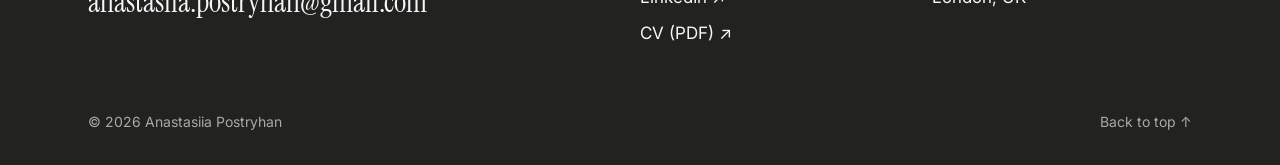
<file: drivenow.html>
<!doctype html>
<html lang="en">
<head>
  <meta charset="utf-8">
  <meta name="viewport" content="width=device-width, initial-scale=1">
  <title>DriveNow case study</title>
  <meta name="description" content="Redesigning a complex car rental booking flow to reduce friction and help users decide faster. A UX Design Institute diploma project.">
  <link rel="canonical" href="https://anastasiia-postryhan.vercel.app/drivenow.html">
  <meta name="theme-color" content="#EEF3E1">
  <meta property="og:type" content="website">
  <meta property="og:site_name" content="Anastasiia Postryhan">
  <meta property="og:title" content="DriveNow case study by Anastasiia Postryhan">
  <meta property="og:description" content="Redesigning a complex car rental booking flow to reduce friction and help users decide faster. A UX Design Institute diploma project.">
  <meta property="og:url" content="https://anastasiia-postryhan.vercel.app/drivenow.html">
  <meta property="og:image" content="https://anastasiia-postryhan.vercel.app/assets/og/drivenow.jpg">
  <meta property="og:image:width" content="1200">
  <meta property="og:image:height" content="630">
  <meta name="twitter:image" content="https://anastasiia-postryhan.vercel.app/assets/og/drivenow.jpg">
  <meta name="twitter:card" content="summary_large_image">
  <meta name="twitter:title" content="DriveNow case study by Anastasiia Postryhan">
  <meta name="twitter:description" content="Redesigning a complex car rental booking flow to reduce friction and help users decide faster. A UX Design Institute diploma project.">
  <link rel="preconnect" href="https://fonts.googleapis.com">
  <link rel="preconnect" href="https://fonts.gstatic.com" crossorigin>
  <link rel="preload" as="style" href="https://fonts.googleapis.com/css2?family=Anton&family=Instrument+Serif:ital@0;1&family=Inter:wght@400;500&display=swap" onload="this.onload=null;this.rel='stylesheet'">
  <noscript><link rel="stylesheet" href="https://fonts.googleapis.com/css2?family=Anton&family=Instrument+Serif:ital@0;1&family=Inter:wght@400;500&display=swap"></noscript>
  <link rel="stylesheet" href="styles.css?v=25">
  <link rel="icon" href="favicon.svg" type="image/svg+xml">
  <link rel="icon" href="favicon-32.png" type="image/png" sizes="32x32">
  <link rel="apple-touch-icon" href="apple-touch-icon.png">
</head>
<body>

  <header class="header">
    <div class="wrap header__inner">
      <a href="index.html" class="logo">Anastasiia P.</a>
      <nav class="nav">
        <a href="index.html#work">Work</a>
        <a href="about.html">About</a>
        <a href="https://uk.linkedin.com/in/anastasiia-postryhan-ux" target="_blank" rel="noopener noreferrer">LinkedIn</a>
        <a href="#contact" class="btn btn--dark">Let's talk <span class="btn__dot">→</span></a>
      </nav>
    </div>
  </header>

  <main>
    <!-- Hero -->
    <section class="cs-hero">
      <div class="wrap">
        <a href="index.html#work" class="back">← All work</a>
        <p class="cs-hero__num">Case 01</p>
        <h1 class="cs-hero__title">DriveNow</h1>
        <p class="cs-hero__sub">Redesigning a complex car rental booking flow to reduce friction and help users decide faster.</p>

        <dl class="meta">
          <div><dt>Role</dt><dd>UX/UI Designer</dd></div>
          <div><dt>Context</dt><dd>UX Design Institute diploma</dd></div>
          <div><dt>Year</dt><dd>2025</dd></div>
          <div><dt>Platform</dt><dd>iOS mobile app</dd></div>
          <div><dt>Tools</dt><dd>Figma, FigJam, Miro</dd></div>
        </dl>
      </div>
    </section>

    <div class="wrap">
      <div class="cover-d cover-d--wide">
              <span class="cover-d__num">01</span>
              <div class="cover-d__text"><div class="cover-d__eyebrow">Case 01</div><div class="cover-d__name">Drive<br>Now</div><div class="cover-d__meta"><span>Mobile app</span><span>2025</span></div></div>
              <div class="cover-d__media"><div class="cover-d__phone"><img width="440" height="1100" src="assets/dn/FjUAhNZ296VUtblM.jpg" alt="DriveNow search screen"></div></div>
            </div>

      <!-- TL;DR -->
      <h2 class="sr-only">Summary</h2>
      <div class="tldr">
        <div class="tldr__card">
          <h3>Problem</h3>
          <p>Users found booking a car confusing and slow. Location, dates and times were hard to scan, and too many steps created friction from the very first screen.</p>
        </div>
        <div class="tldr__card">
          <h3>Solution</h3>
          <p>A clearer, structured booking flow: related information grouped together, simplified inputs and labels, and supporting icons for faster completion.</p>
        </div>
        <div class="tldr__card tldr__card--dark">
          <h3>Outcome</h3>
          <p>Less to think about on the first screen. A second round of usability testing confirmed it, and led to a few small fixes.</p>
        </div>
      </div>

      <!-- Process -->
      <section class="cs-section">
        <div class="cs-grid">
          <div class="cs-label"><span class="eyebrow">Overview</span><h2>My process</h2></div>
          <div class="prose">
            <p>This was my diploma project at UX Design Institute. I took it through the full UX cycle, from studying the audience and competitor sites to testing a working prototype and fixing what came up.</p>
            <nav class="timeline" aria-label="Process steps">
              <a href="#research"><span>01</span>Research</a>
              <a href="#research"><span>02</span>Usability testing</a>
              <a href="#research"><span>03</span>Affinity mapping</a>
              <a href="#flow"><span>04</span>User flow</a>
              <a href="#flow"><span>05</span>Journey maps</a>
              <a href="#sketches"><span>06</span>Sketches</a>
              <a href="#wireframes"><span>07</span>Wireframes</a>
              <a href="#prototype"><span>08</span>Prototype</a>
              <a href="#validation"><span>09</span>Validation &amp; iterations</a>
            </nav>
          </div>
        </div>
      </section>

      <!-- Research -->
      <section class="cs-section" id="research">
        <div class="cs-grid">
          <div class="cs-label"><span class="eyebrow">Discover</span><h2>Research &amp; usability testing</h2></div>
          <div class="prose">
            <p>I started by looking at the target audience and existing car rental sites, then ran exploratory usability tests with interviews to understand common booking frustrations.</p>
            <p class="lead-in">Key findings</p>
            <ul class="list">
              <li>Users focused on finding a suitable car but were distracted by excessive information and optional extras.</li>
              <li>Booking terminology was hard to understand, which slowed decision-making.</li>
              <li>Users preferred a simple layout that highlighted key actions and booking details.</li>
            </ul>
            <p class="muted">I grouped all observations with affinity mapping, which revealed the main problem areas and guided the design decisions below.</p>
            <figure class="figure">
              <img width="1920" height="1080" src="assets/dn/2ZOYTs2tz0CtnxYY.jpg" alt="Screen recording from a usability test of an existing car rental app" loading="lazy">
              <figcaption>Usability testing of an existing car rental app. Dense car cards and extras fought for attention.</figcaption>
            </figure>

            <div class="pairs">
              <div class="pair">
                <div class="pair__problem">
                  <span class="eyebrow">Problem 1</span>
                  <h3>Too much information</h3>
                  <ul><li>Many options and add-ons increased cognitive load.</li><li>Content was hard to scan quickly.</li><li>The main booking screen felt cluttered.</li></ul>
                </div>
                <div class="pair__solution">
                  <span class="eyebrow">Solution</span>
                  <h3>Simplify &amp; prioritise</h3>
                  <ul><li>Prioritised essential booking information.</li><li>Removed visual clutter and distractions.</li><li>Reorganised add-ons into clear sections.</li></ul>
                  <p class="pair__result"><strong>Result:</strong> people found what they needed faster.</p>
                </div>
              </div>
              <div class="pair">
                <div class="pair__problem">
                  <span class="eyebrow">Problem 2</span>
                  <h3>Confusing terminology</h3>
                  <ul><li>Some labels and booking terms were unclear.</li><li>Technical language slowed decisions.</li></ul>
                </div>
                <div class="pair__solution">
                  <span class="eyebrow">Solution</span>
                  <h3>Plain-language labels</h3>
                  <ul><li>Replaced technical terms with clear, user-friendly language.</li><li>Made labels consistent across the interface.</li></ul>
                  <p class="pair__result"><strong>Result:</strong> users understood the process faster and more confidently.</p>
                </div>
              </div>
            </div>
          </div>
        </div>
      </section>

      <!-- Flow & journeys -->
      <section class="cs-section" id="flow">
        <div class="cs-grid">
          <div class="cs-label"><span class="eyebrow">Define</span><h2>User flow &amp; journeys</h2></div>
          <div class="prose">
            <p>I mapped the journey from car search to checkout to find friction points, unnecessary steps and moments where users felt overwhelmed. A customer journey map added how people felt at each stage and where it went wrong for them.</p>
            <ul class="list">
              <li>Friction showed up early. Choosing location, dates and time on one screen felt like too much.</li>
              <li>Filtering and insurance terminology caused confusion.</li>
              <li>Car selection and add-ons increased cognitive load.</li>
              <li>Users needed clearer structure and prioritised information.</li>
            </ul>
            <figure class="figure">
              <img width="1920" height="949" src="assets/dn/ixRtP8vHOgghSjoF.png" alt="User flow diagram in FigJam" loading="lazy">
              <figcaption>User flow for the scenario: rent an automatic car with pick-up and drop-off at Heathrow.</figcaption>
            </figure>
            <div class="links">
              <a class="btn btn--ghost" href="https://www.figma.com/board/WkvkTsHZDFx0kjOiI2rW4T/User-flow" target="_blank" rel="noopener noreferrer">Full user flow ↗</a>
              <a class="btn btn--ghost" href="https://miro.com/app/board/uXjVI1G_97M=/" target="_blank" rel="noopener noreferrer">Affinity &amp; journey map ↗</a>
            </div>
          </div>
        </div>
      </section>

      <!-- Sketches -->
      <section class="cs-section" id="sketches">
        <div class="cs-grid">
          <div class="cs-label"><span class="eyebrow">Ideate</span><h2>Sketches</h2></div>
          <div class="prose">
            <p>Low-fidelity sketches let me quickly explore different ways to structure the main booking screen. I focused on the problems from testing: too much information, a confusing path and actions that were hard to spot.</p>
            <figure class="figure">
              <img width="535" height="335" src="assets/dn/ZyYMVnOEe5kjGVIm.jpg" alt="Paper sketches of the booking screen" loading="lazy">
              <figcaption>Early paper sketches of the search screen and location input.</figcaption>
            </figure>
          </div>
        </div>
      </section>

      <!-- Wireframes -->
      <section class="cs-section" id="wireframes">
        <div class="cs-grid">
          <div class="cs-label"><span class="eyebrow">Design</span><h2>Wireframes</h2></div>
          <div class="prose">
            <p>In Figma, I turned the sketches into wireframes to structure the flow around user behaviour, improve hierarchy and make key actions easy to find.</p>
          </div>
        </div>
        <div class="phones">
          <img width="440" height="1100" src="assets/dn/FjUAhNZ296VUtblM.jpg" alt="Wireframe: search" loading="lazy">
          <img width="440" height="2345" src="assets/dn/pHq3cKdXWtfP5DgQ.png" alt="Wireframe: car list" loading="lazy">
          <img width="440" height="2345" src="assets/dn/3EJGuI9dMInXqEoq.png" alt="Wireframe: car details" loading="lazy">
          <img width="440" height="1061" src="assets/dn/hdXCUxaGqchl26zj.png" alt="Wireframe: checkout" loading="lazy">
        </div>
      </section>

      <!-- Prototype -->
      <section class="cs-section" id="prototype">
        <div class="cs-grid">
          <div class="cs-label"><span class="eyebrow">Final design</span><h2>Try the prototype</h2></div>
          <div class="prose">
            <p>The mid-fidelity prototype brings the redesigned flow together. Click through it below, from search to checkout.</p>
          </div>
        </div>
        <div class="proto">
          <div class="proto__bar">
            <span>Interactive Figma prototype</span>
            <a href="https://www.figma.com/proto/2FrTlvP1KL5lwLJESd3HYm/Diploma-projects?node-id=54-277&amp;starting-point-node-id=54%3A277" target="_blank" rel="noopener noreferrer">Open full screen ↗</a>
          </div>
          <iframe loading="lazy" title="DriveNow Figma prototype" allowfullscreen
            src="https://www.figma.com/embed?embed_host=share&amp;url=https%3A%2F%2Fwww.figma.com%2Fproto%2F2FrTlvP1KL5lwLJESd3HYm%2FDiploma-projects%3Fnode-id%3D54-277%26starting-point-node-id%3D54%253A277%26scaling%3Dscale-down"></iframe>
        </div>
      </section>

      <!-- Validation -->
      <section class="cs-section" id="validation">
        <div class="cs-grid">
          <div class="cs-label"><span class="eyebrow">Test</span><h2>Validation &amp; iterations</h2></div>
          <div class="prose">
            <p>After iterating on the first insights, I ran a second round of testing to make sure the updated flow was clear. Small interaction details turned out to matter most.</p>
            <div class="pairs">
              <div class="pair">
                <div class="pair__problem">
                  <span class="eyebrow">Problem</span>
                  <h3>Limited time scrolling</h3>
                  <ul><li>Users couldn't scroll through all time options, so the selection felt restricted.</li></ul>
                </div>
                <div class="pair__solution">
                  <span class="eyebrow">Solution</span>
                  <h3>Full, accessible scroll</h3>
                  <ul><li>Added spacing above and below the list.</li><li>Enabled scrolling through every time value.</li></ul>
                  <p class="pair__result"><strong>Result:</strong> all times visible and selectable without confusion.</p>
                </div>
              </div>
              <div class="pair">
                <div class="pair__problem">
                  <span class="eyebrow">Problem</span>
                  <h3>Wrong keyboard types</h3>
                  <ul><li>Some fields triggered keyboards that didn't match the input.</li></ul>
                </div>
                <div class="pair__solution">
                  <span class="eyebrow">Solution</span>
                  <h3>Context-specific keyboards</h3>
                  <ul><li>Numeric keyboard for number fields.</li><li>Email keyboard with "@" for email inputs.</li></ul>
                  <p class="pair__result"><strong>Result:</strong> faster form completion.</p>
                </div>
              </div>
            </div>
            <figure class="figure">
              <img width="1774" height="887" src="assets/dn/PFce7WXtqU5Pqvmw.jpg" alt="Three design iterations: time picker, numeric keyboard, email keyboard" loading="lazy">
              <figcaption>Three iterations based on validation testing.</figcaption>
            </figure>
          </div>
        </div>
      </section>

      <!-- Impact -->
      <section class="cs-section">
        <div class="cs-grid">
          <div class="cs-label"><span class="eyebrow">Impact</span><h2>Why it matters</h2></div>
          <div class="impact">
            <div class="impact__card">
              <h3>For users</h3>
              <ul class="list"><li>Easier booking experience</li><li>Less cognitive load</li><li>Clearer terminology</li><li>Faster decision-making</li></ul>
            </div>
            <div class="impact__card">
              <h3>For the business</h3>
              <ul class="list"><li>Fewer drop-off points in booking</li><li>Higher likelihood of completion</li><li>More user confidence and trust</li><li>Faster path from search to checkout</li></ul>
            </div>
          </div>
        </div>
      </section>

      <!-- Reflection -->
      <section class="cs-section">
        <div class="cs-grid">
          <div class="cs-label"><span class="eyebrow">Reflection</span><h2>What I learned</h2></div>
          <div class="prose">
            <p>Users had every feature they needed. They struggled because the screens showed too much at once. Plain words and a clear order of information did more for them than any new feature would have.</p>
            <p class="muted">I also learned to check my decisions with users early. Small things like the time scroll and keyboard types changed how the whole flow felt.</p>
            <p class="lead-in">Next steps</p>
            <ul class="list">
              <li>Test with a larger group of participants.</li>
              <li>Find any remaining friction points in the flow.</li>
              <li>Improve car comparison and filtering for faster decisions.</li>
              <li>Measure task completion and user confidence with the new flow.</li>
            </ul>
            <div class="chips block">
              <span class="chip">User research</span><span class="chip">Usability testing</span><span class="chip">Affinity mapping</span><span class="chip">Journey mapping</span><span class="chip">Wireframing</span><span class="chip">Prototyping</span><span class="chip">Mobile UX</span>
            </div>
          </div>
        </div>
      </section>
    </div>

    <a href="tirivelo.html" class="next">
      <div class="wrap">
        <div>
          <p class="eyebrow">Next case</p>
          <p class="next__title">TiriVelo →</p>
        </div>
        <span class="case__link">Confident checkout for a pet care marketplace</span>
      </div>
    </a>
  </main>

  <footer class="footer" id="contact">
    <div class="wrap">
      <h2 class="footer__cta">Let's create something <span class="italic">useful</span></h2>
      <div class="footer__grid">
        <div>
          <p class="footer__label">Email</p>
          <a class="footer__email" href="mailto:anastasiia.postryhan@gmail.com">anastasiia.postryhan@gmail.com</a>
        </div>
        <div>
          <p class="footer__label">Elsewhere</p>
          <a href="https://uk.linkedin.com/in/anastasiia-postryhan-ux" target="_blank" rel="noopener noreferrer">LinkedIn ↗</a>
          <a href="Anastasiia_Postryhan_CV.pdf" target="_blank" rel="noopener noreferrer">CV (PDF) ↗</a>
        </div>
        <div>
          <p class="footer__label">Based in</p>
          <p>London, UK</p>
        </div>
      </div>
      <div class="footer__bottom">
        <span>© 2026 Anastasiia Postryhan</span>
        <a href="#" onclick="window.scrollTo({top:0});return false;">Back to top ↑</a>
      </div>
    </div>
  </footer>

</body>
</html>
</file>
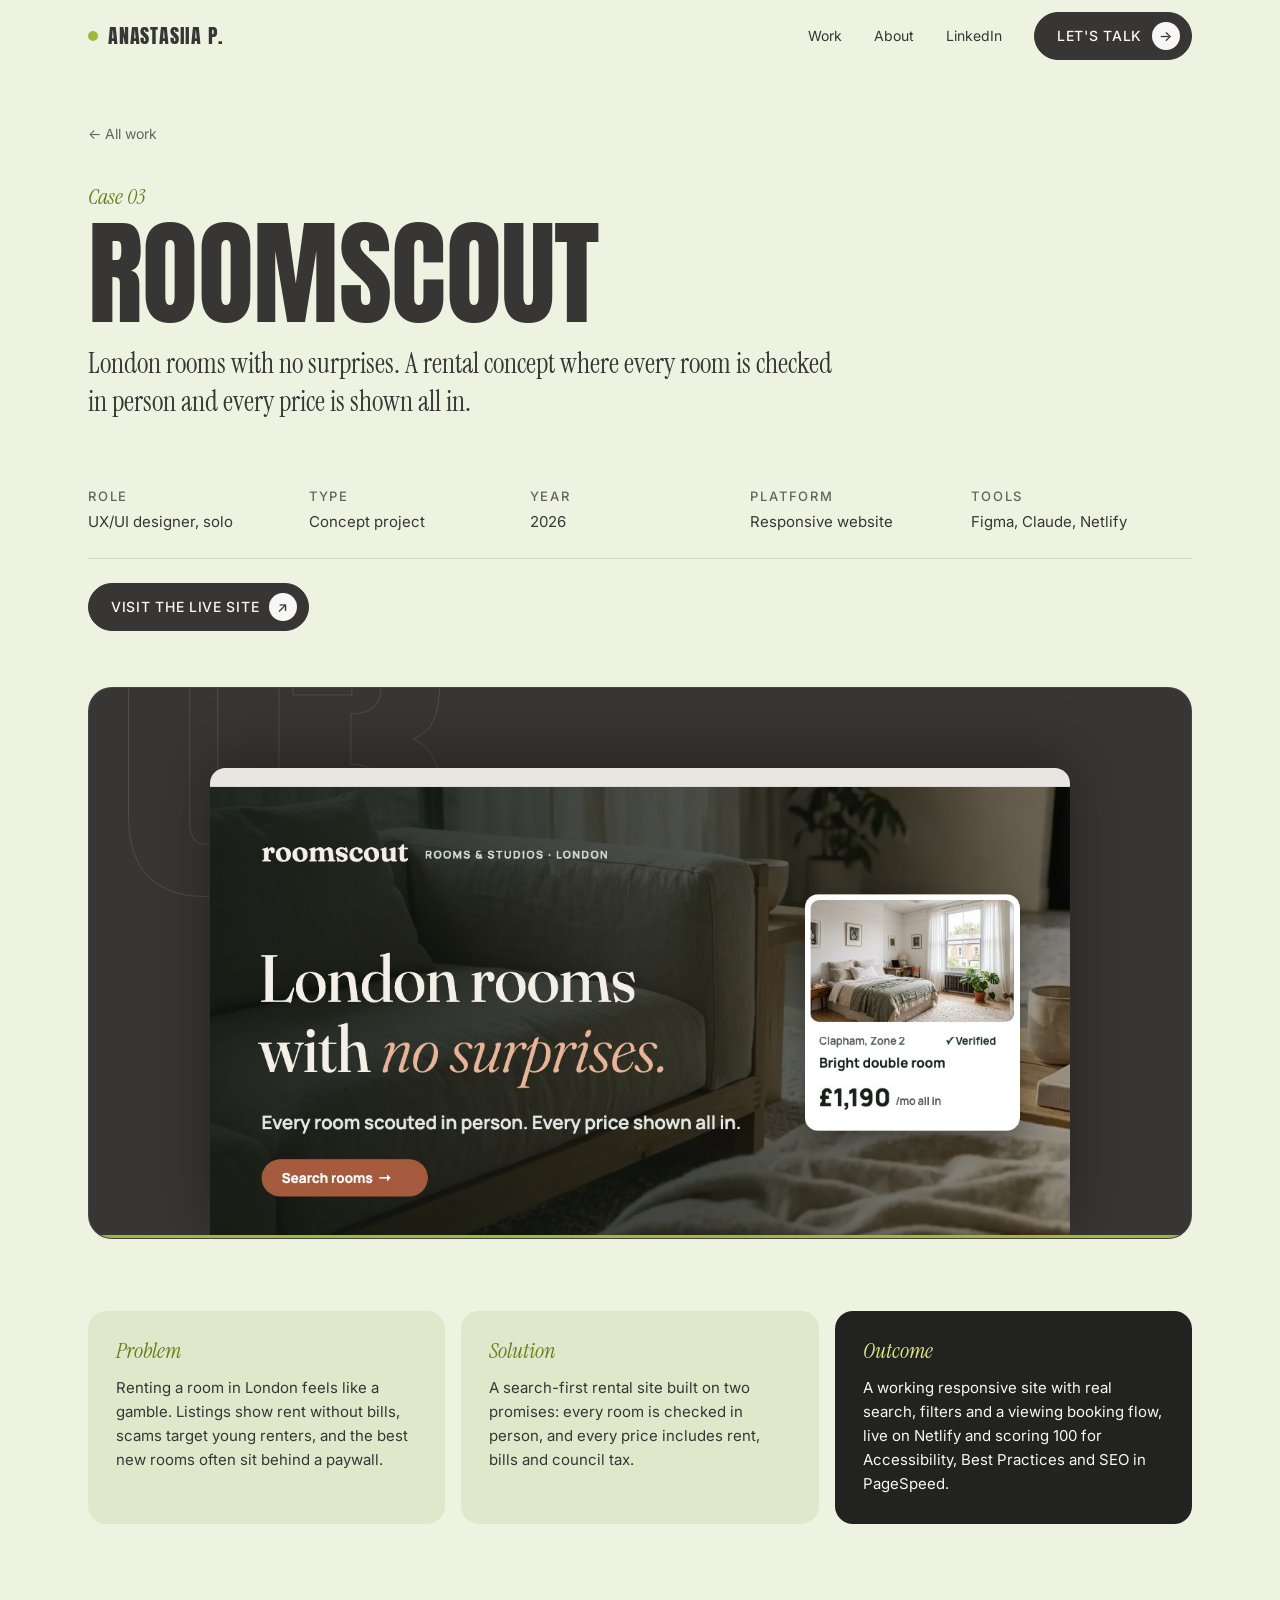
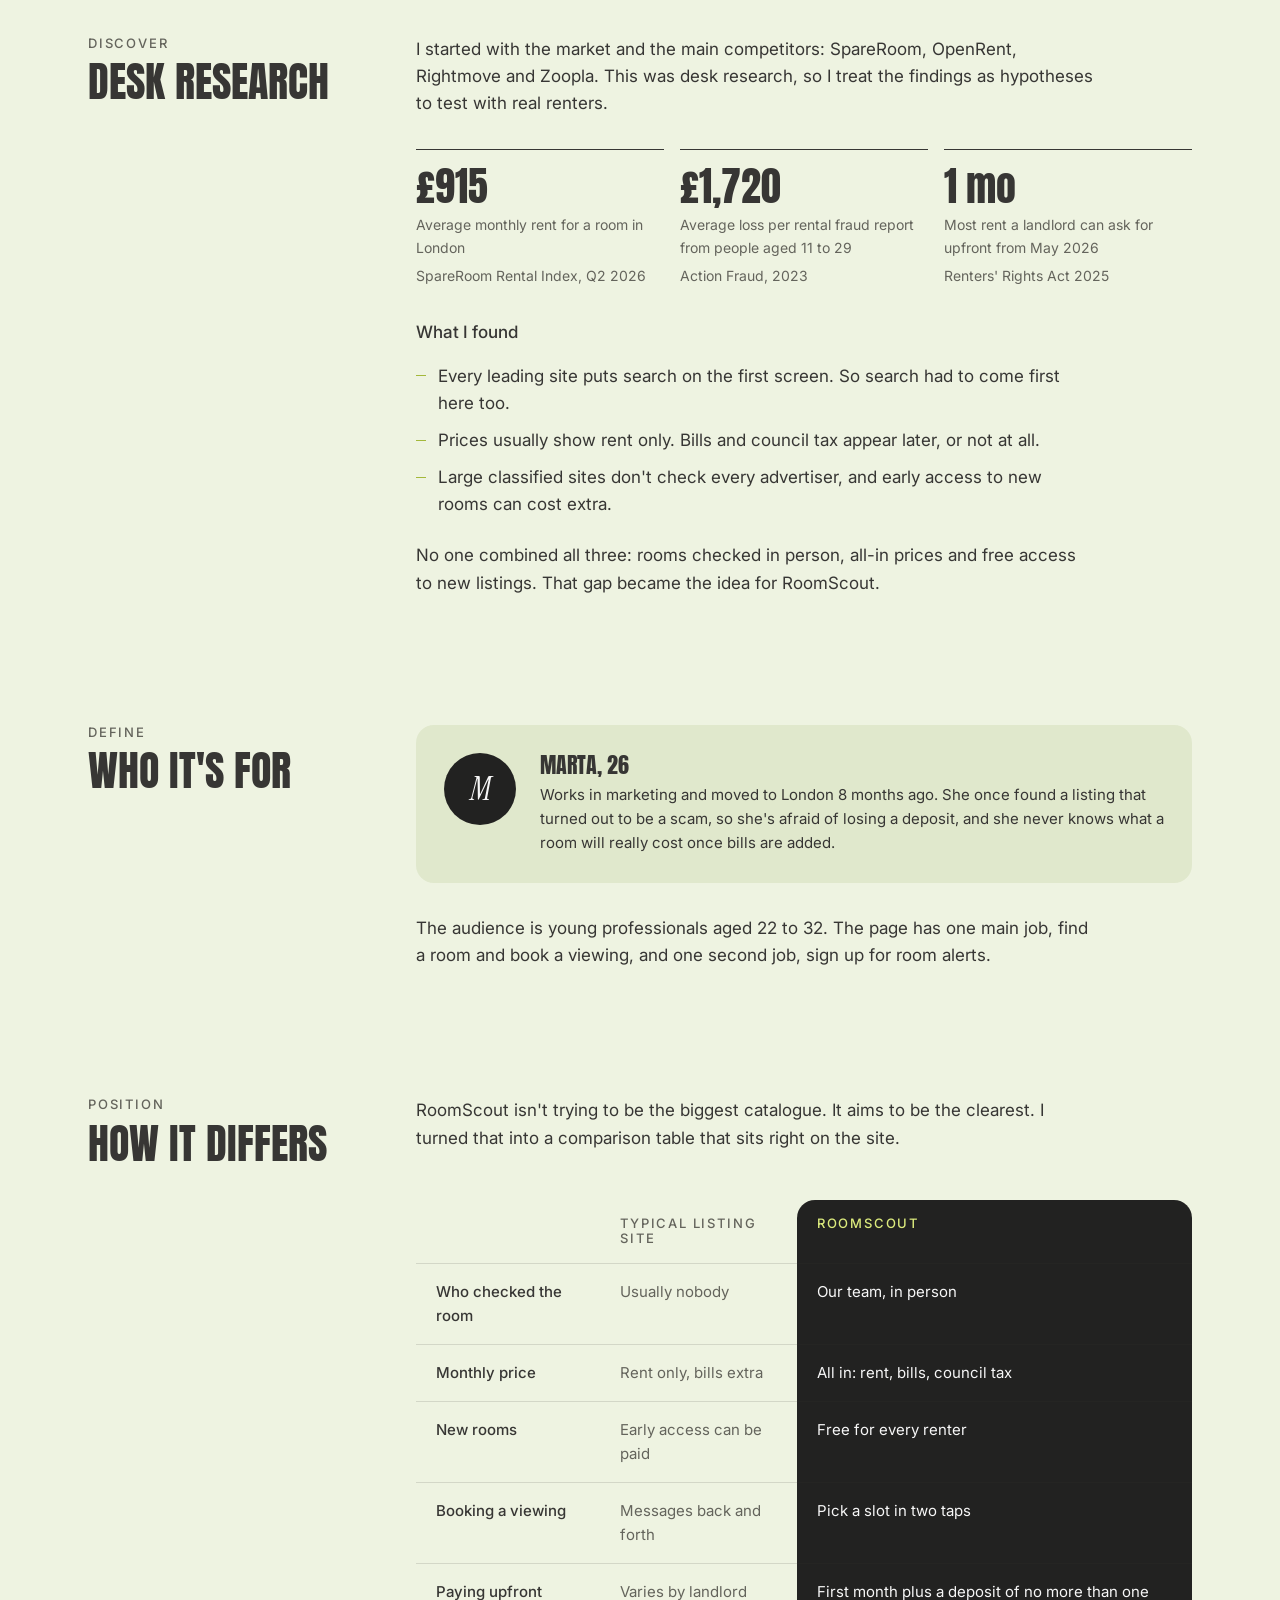
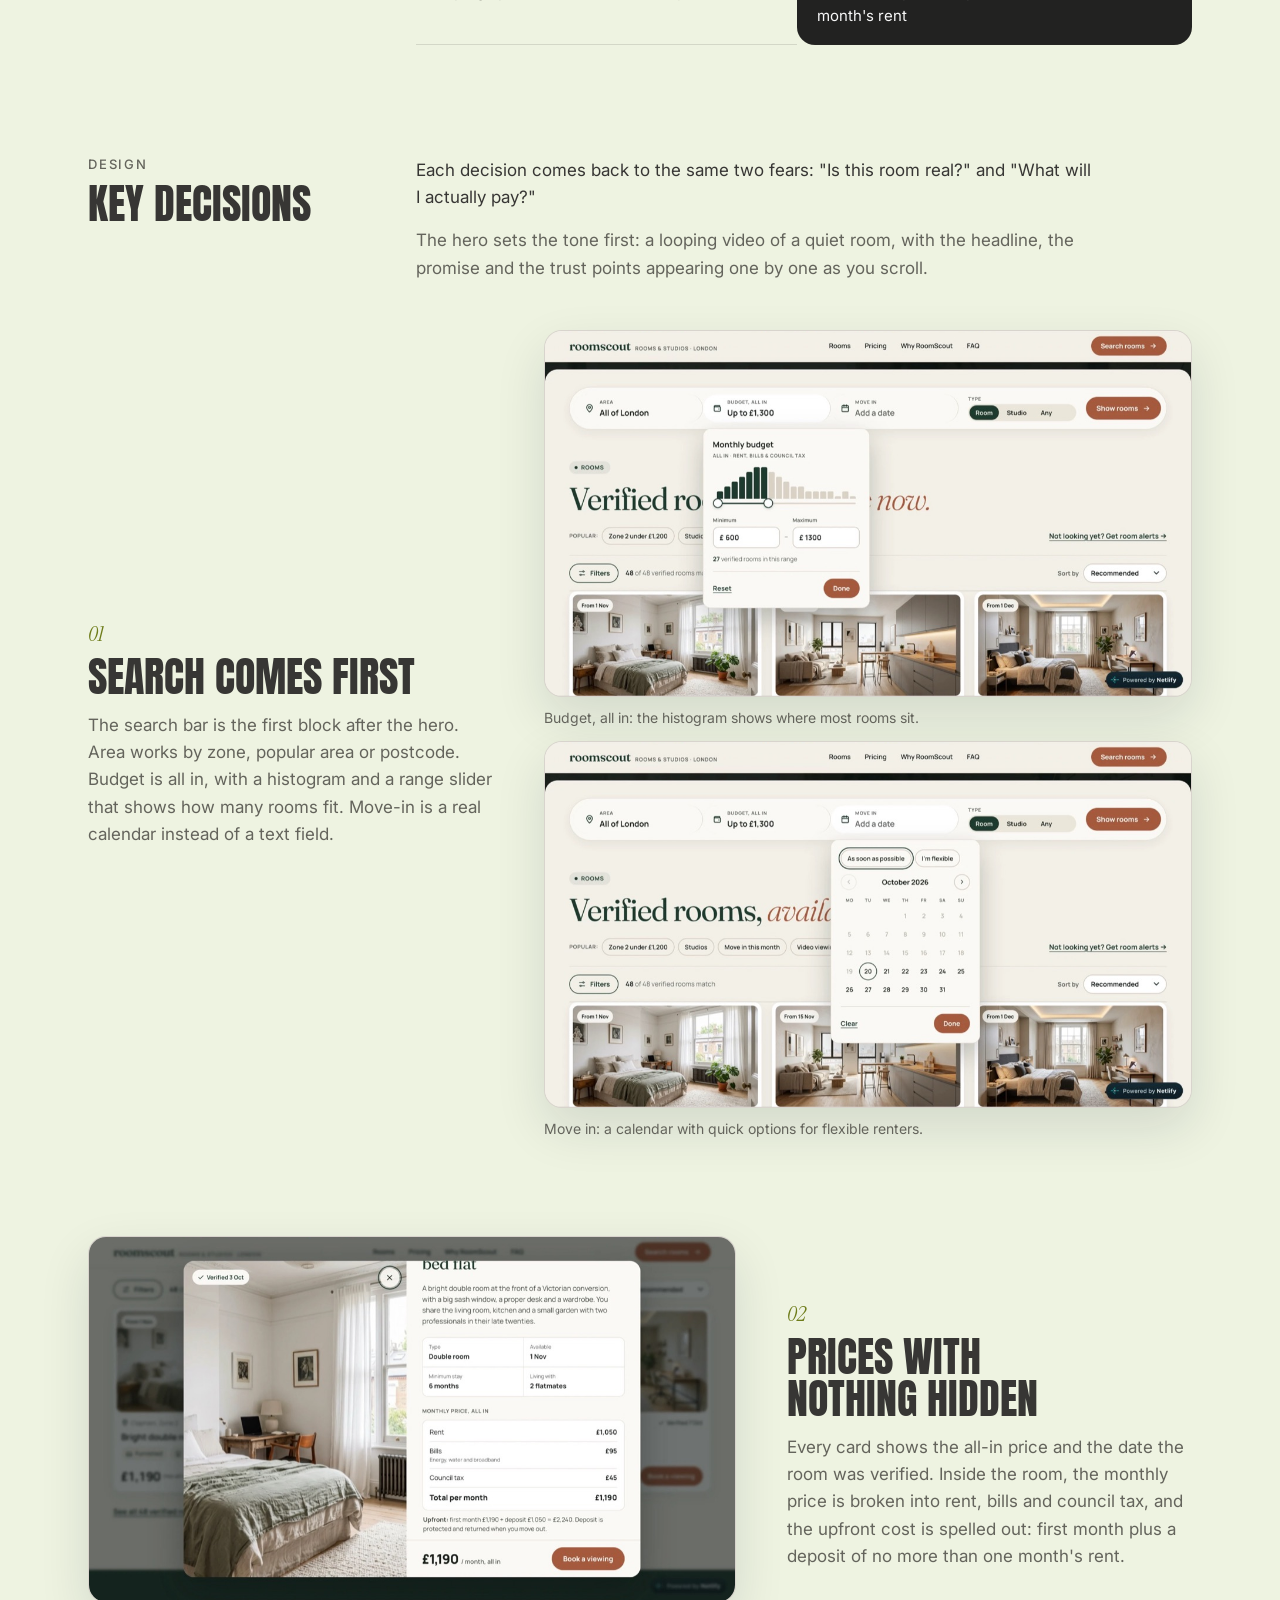
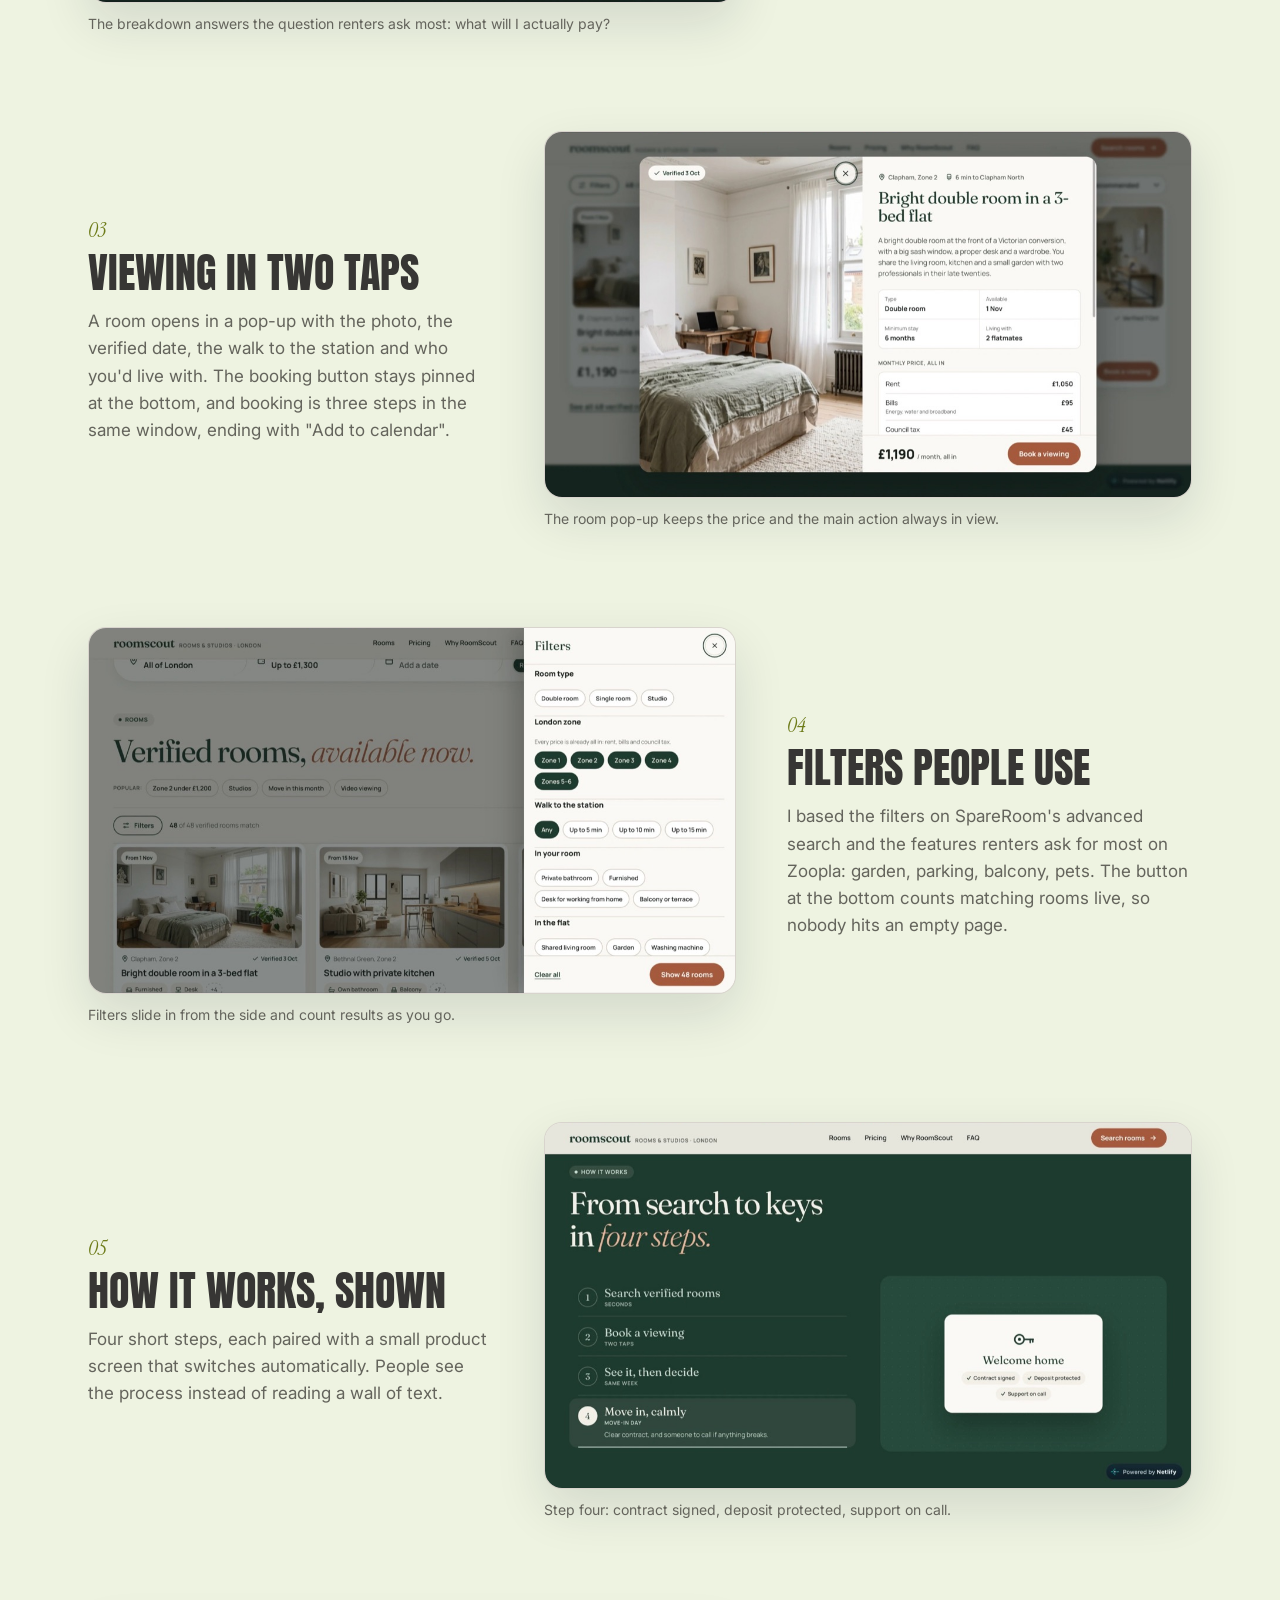
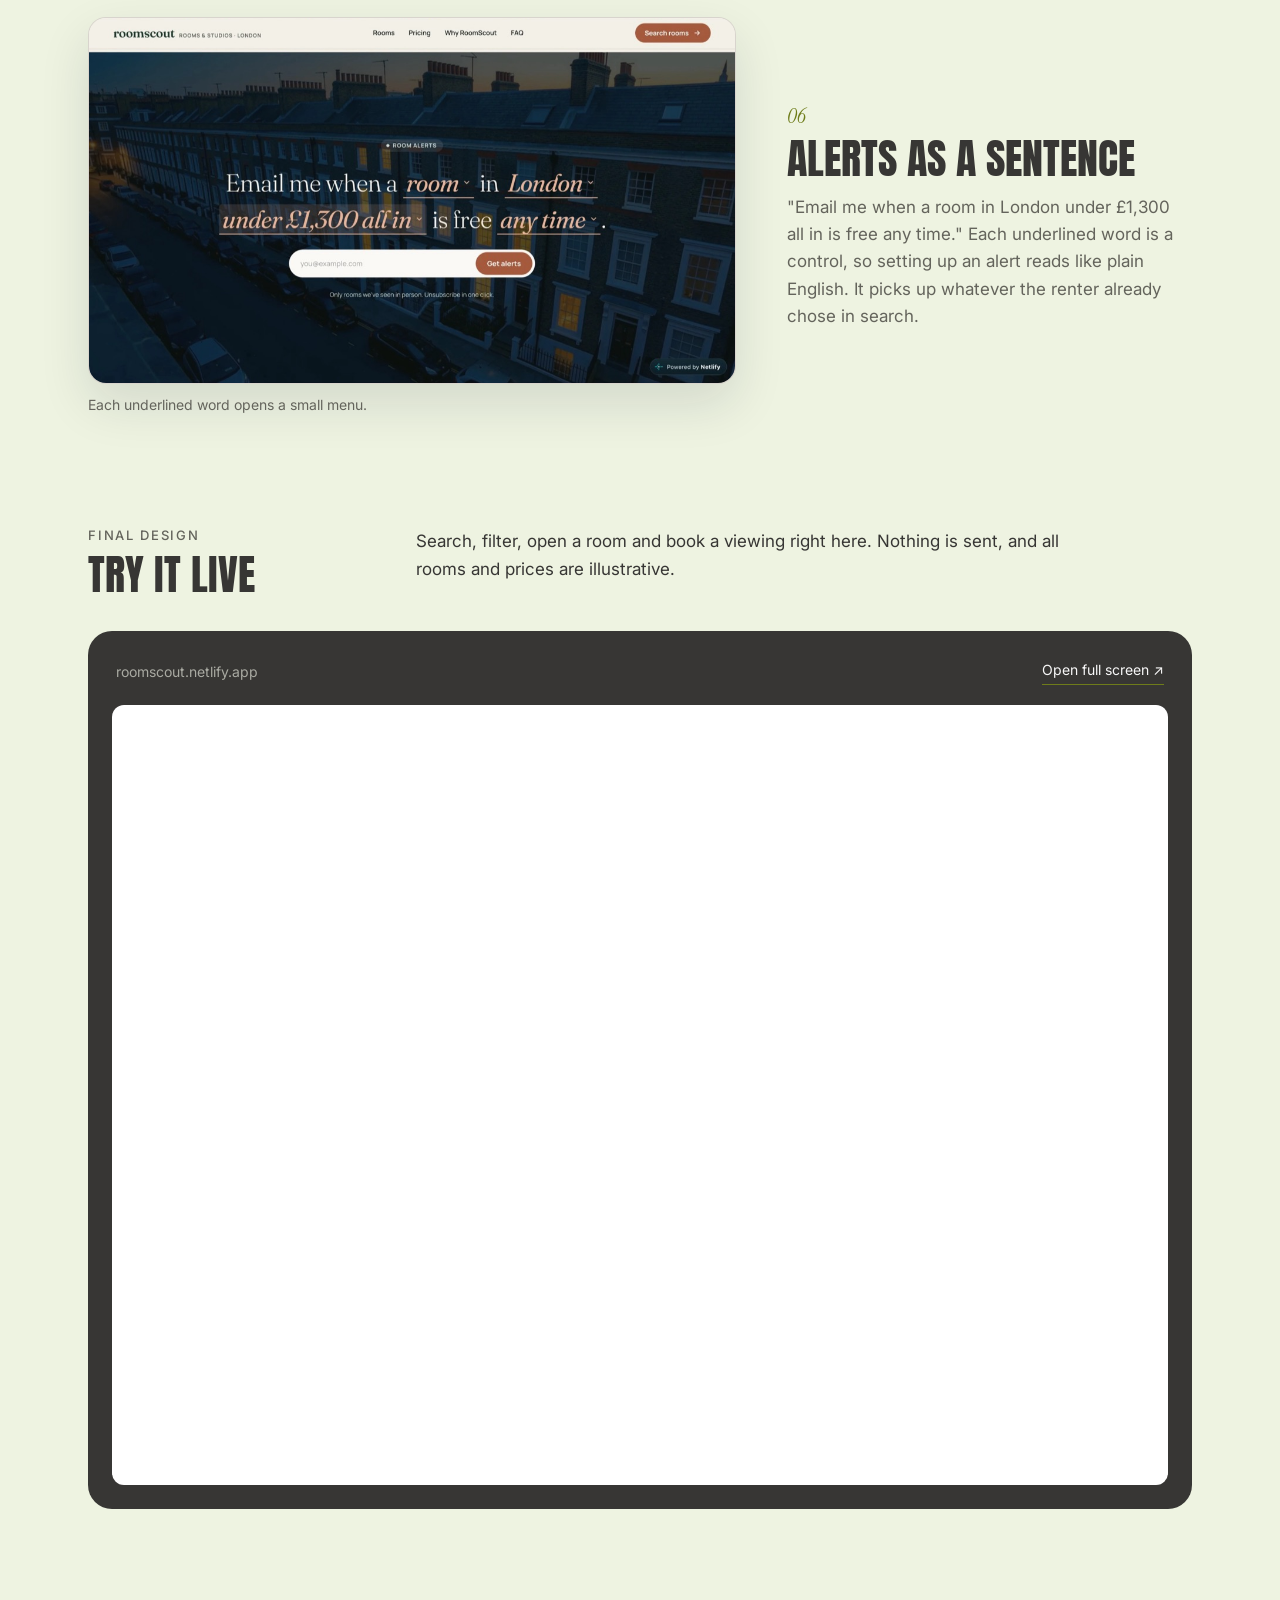
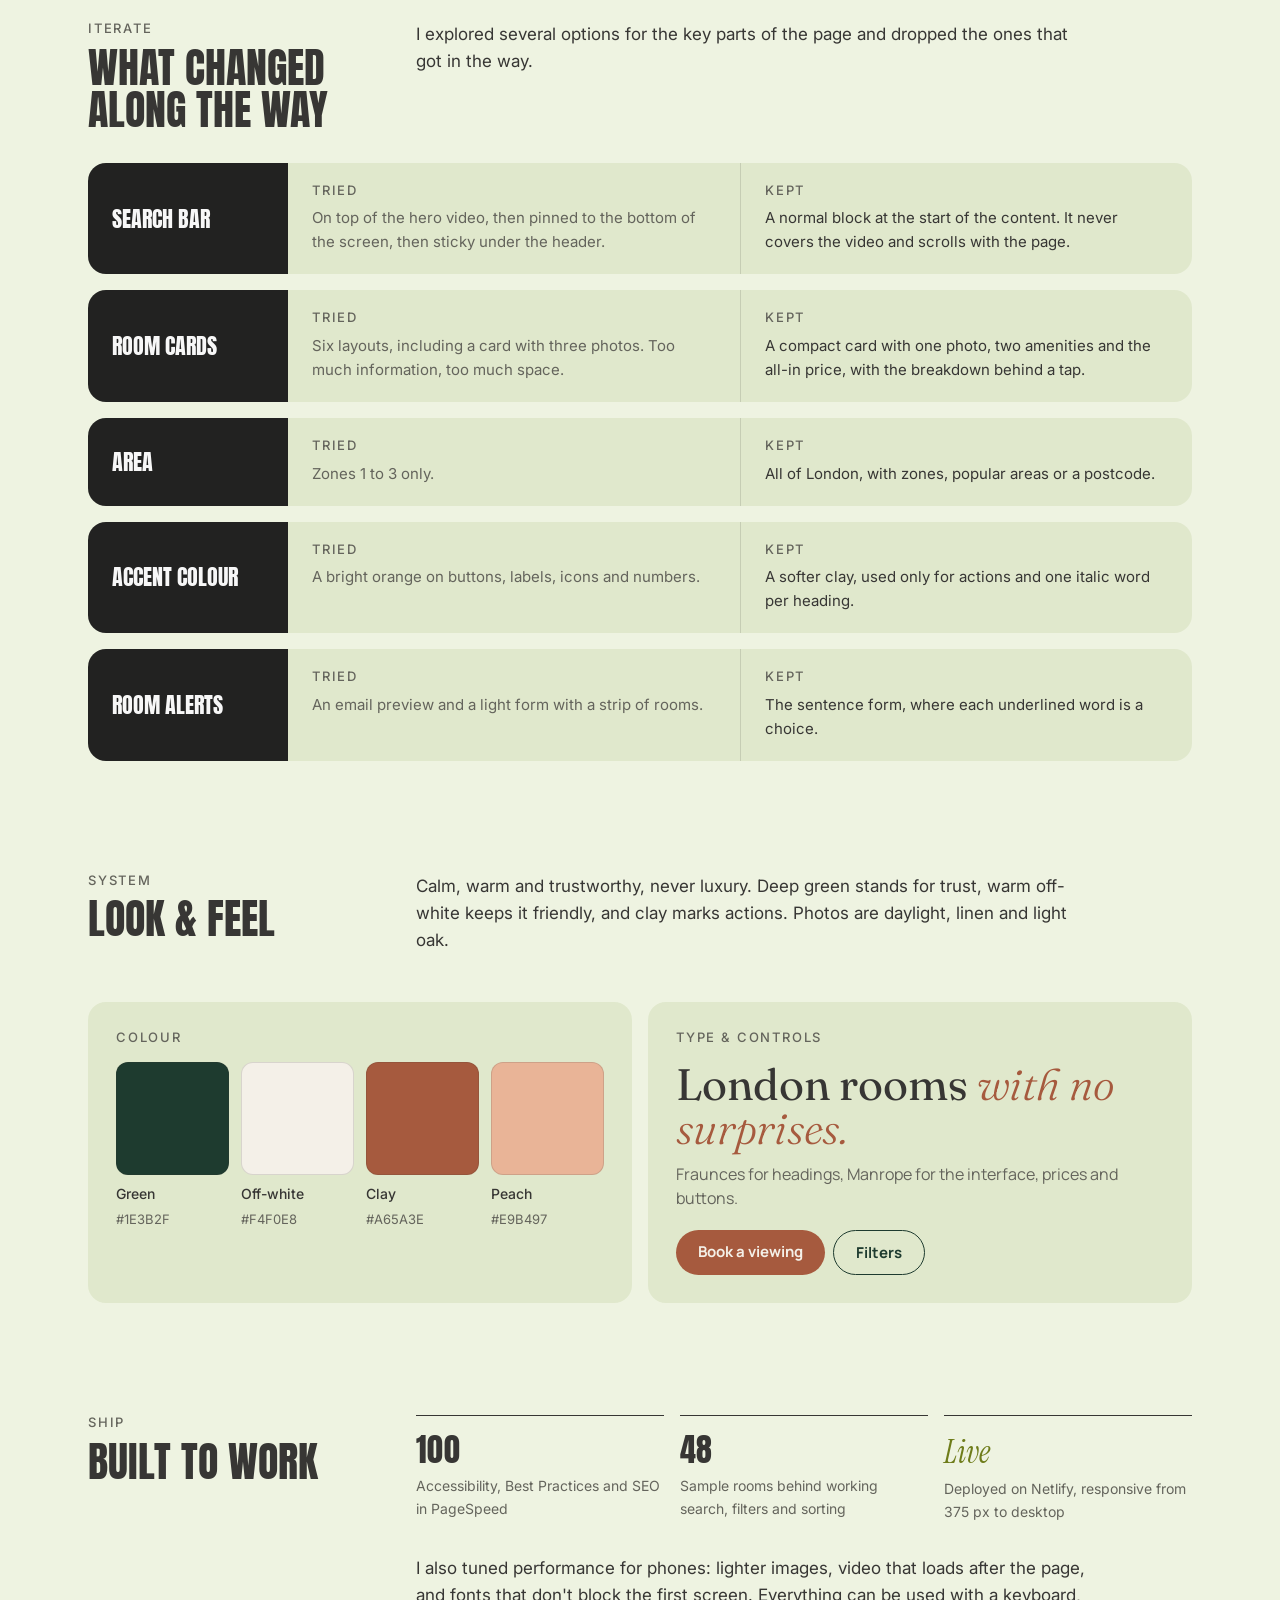
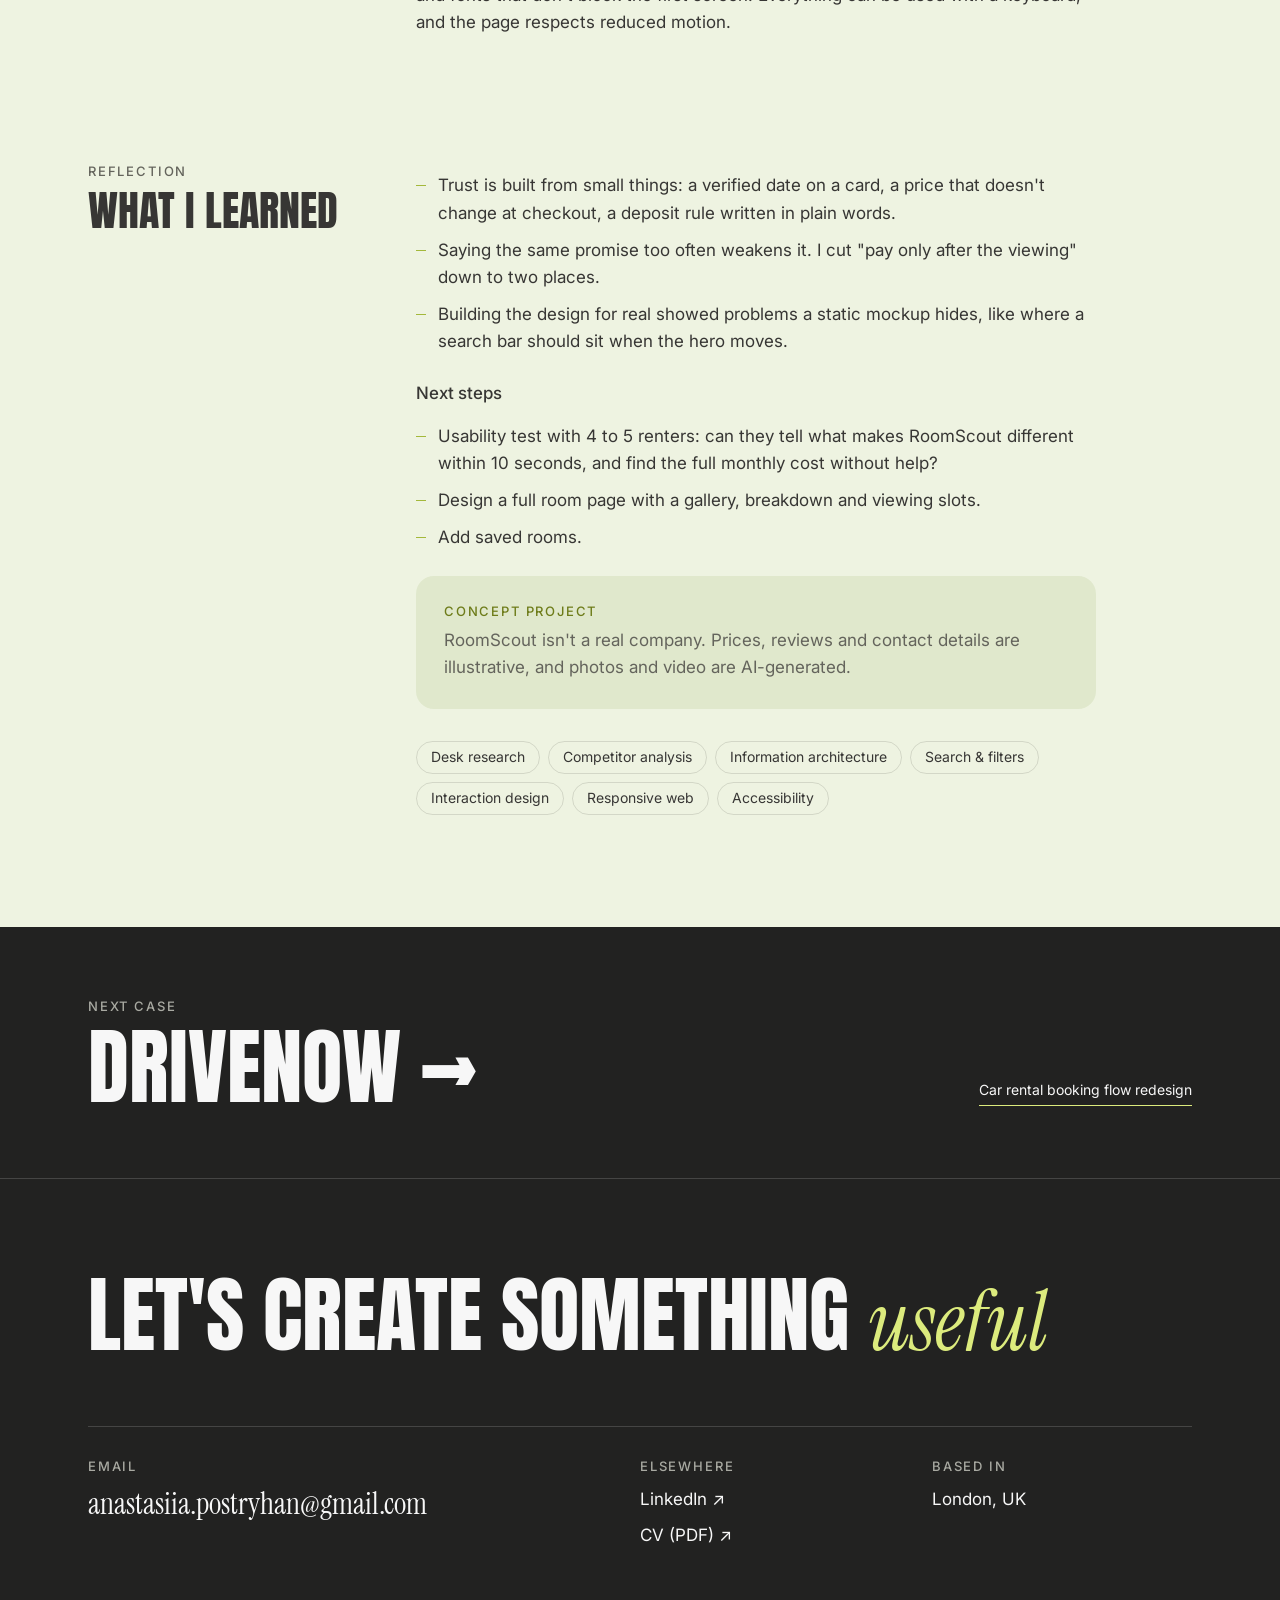
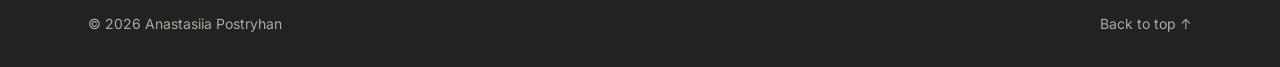
<file: roomscout.html>
<!doctype html>
<html lang="en">
<head>
  <meta charset="utf-8">
  <meta name="viewport" content="width=device-width, initial-scale=1">
  <title>RoomScout case study</title>
  <meta name="description" content="A London room rental concept where every room is checked in person and every price is shown all in. Designed and built as a live site.">
  <link rel="canonical" href="https://anastasiia-postryhan.vercel.app/roomscout.html">
  <meta name="theme-color" content="#EEF3E1">
  <meta property="og:type" content="website">
  <meta property="og:site_name" content="Anastasiia Postryhan">
  <meta property="og:title" content="RoomScout case study by Anastasiia Postryhan">
  <meta property="og:description" content="A London room rental concept where every room is checked in person and every price is shown all in. Designed and built as a live site.">
  <meta property="og:url" content="https://anastasiia-postryhan.vercel.app/roomscout.html">
  <meta property="og:image" content="https://anastasiia-postryhan.vercel.app/assets/rs/og.jpg">
  <meta property="og:image:width" content="1200">
  <meta property="og:image:height" content="630">
  <meta name="twitter:image" content="https://anastasiia-postryhan.vercel.app/assets/rs/og.jpg">
  <meta name="twitter:card" content="summary_large_image">
  <meta name="twitter:title" content="RoomScout case study by Anastasiia Postryhan">
  <meta name="twitter:description" content="A London room rental concept where every room is checked in person and every price is shown all in. Designed and built as a live site.">
  <link rel="preconnect" href="https://fonts.googleapis.com">
  <link rel="preconnect" href="https://fonts.gstatic.com" crossorigin>
  <link rel="preload" as="style" href="https://fonts.googleapis.com/css2?family=Anton&family=Instrument+Serif:ital@0;1&family=Inter:wght@400;500&family=Fraunces:ital,wght@0,400;1,300&family=Manrope:wght@400;700&display=swap" onload="this.onload=null;this.rel='stylesheet'">
  <noscript><link rel="stylesheet" href="https://fonts.googleapis.com/css2?family=Anton&family=Instrument+Serif:ital@0;1&family=Inter:wght@400;500&family=Fraunces:ital,wght@0,400;1,300&family=Manrope:wght@400;700&display=swap"></noscript>
  <link rel="stylesheet" href="styles.css?v=25">
  <link rel="icon" href="favicon.svg" type="image/svg+xml">
  <link rel="icon" href="favicon-32.png" type="image/png" sizes="32x32">
  <link rel="apple-touch-icon" href="apple-touch-icon.png">
</head>
<body>

  <header class="header">
    <div class="wrap header__inner">
      <a href="index.html" class="logo">Anastasiia P.</a>
      <nav class="nav">
        <a href="index.html#work">Work</a>
        <a href="about.html">About</a>
        <a href="https://uk.linkedin.com/in/anastasiia-postryhan-ux" target="_blank" rel="noopener noreferrer">LinkedIn</a>
        <a href="#contact" class="btn btn--dark">Let's talk <span class="btn__dot">→</span></a>
      </nav>
    </div>
  </header>

  <main>
    <section class="cs-hero">
      <div class="wrap">
        <a href="index.html#work" class="back">← All work</a>
        <p class="cs-hero__num">Case 03</p>
        <h1 class="cs-hero__title">RoomScout</h1>
        <p class="cs-hero__sub">London rooms with no surprises. A rental concept where every room is checked in person and every price is shown all in.</p>

        <dl class="meta">
          <div><dt>Role</dt><dd>UX/UI designer, solo</dd></div>
          <div><dt>Type</dt><dd>Concept project</dd></div>
          <div><dt>Year</dt><dd>2026</dd></div>
          <div><dt>Platform</dt><dd>Responsive website</dd></div>
          <div><dt>Tools</dt><dd>Figma, Claude, Netlify</dd></div>
        </dl>
        <div class="links">
          <a class="btn btn--dark" href="https://roomscout.netlify.app" target="_blank" rel="noopener noreferrer">Visit the live site <span class="btn__dot">↗</span></a>
          <!-- Add when the Dribbble profile is public: <a class="btn btn--ghost" href="https://dribbble.com/shots/27843939-RoomScout-Verified-London-Rooms-Landing-Page" target="_blank" rel="noopener noreferrer">View on Dribbble ↗</a> -->
        </div>
      </div>
    </section>

    <div class="wrap">
      <div class="cover-d cover-d--wide">
        <span class="cover-d__num">03</span>
        <div class="cover-d__shot"><img src="assets/rs/og.jpg?v=2" alt="RoomScout hero: London rooms with no surprises, with a verified room card priced at £1,190 a month all in" width="1200" height="630"></div>
      </div>

      <h2 class="sr-only">Summary</h2>
      <div class="tldr">
        <div class="tldr__card">
          <h3>Problem</h3>
          <p>Renting a room in London feels like a gamble. Listings show rent without bills, scams target young renters, and the best new rooms often sit behind a paywall.</p>
        </div>
        <div class="tldr__card">
          <h3>Solution</h3>
          <p>A search-first rental site built on two promises: every room is checked in person, and every price includes rent, bills and council tax.</p>
        </div>
        <div class="tldr__card tldr__card--dark">
          <h3>Outcome</h3>
          <p>A working responsive site with real search, filters and a viewing booking flow, live on Netlify and scoring 100 for Accessibility, Best Practices and SEO in PageSpeed.</p>
        </div>
      </div>

      <!-- Research -->
      <section class="cs-section" id="research">
        <div class="cs-grid">
          <div class="cs-label"><span class="eyebrow">Discover</span><h2>Desk research</h2></div>
          <div>
            <div class="prose">
              <p>I started with the market and the main competitors: SpareRoom, OpenRent, Rightmove and Zoopla. This was desk research, so I treat the findings as hypotheses to test with real renters.</p>
            </div>
            <div class="facts-row">
              <div class="fact-card"><div class="fact-card__num">£915</div><p>Average monthly rent for a room in London</p><cite>SpareRoom Rental Index, Q2 2026</cite></div>
              <div class="fact-card"><div class="fact-card__num">£1,720</div><p>Average loss per rental fraud report from people aged 11 to 29</p><cite>Action Fraud, 2023</cite></div>
              <div class="fact-card"><div class="fact-card__num">1 mo</div><p>Most rent a landlord can ask for upfront from May 2026</p><cite>Renters' Rights Act 2025</cite></div>
            </div>
            <div class="prose block">
              <p class="lead-in">What I found</p>
              <ul class="list">
                <li>Every leading site puts search on the first screen. So search had to come first here too.</li>
                <li>Prices usually show rent only. Bills and council tax appear later, or not at all.</li>
                <li>Large classified sites don't check every advertiser, and early access to new rooms can cost extra.</li>
              </ul>
              <p>No one combined all three: rooms checked in person, all-in prices and free access to new listings. That gap became the idea for RoomScout.</p>
            </div>
          </div>
        </div>
      </section>

      <!-- Persona -->
      <section class="cs-section">
        <div class="cs-grid">
          <div class="cs-label"><span class="eyebrow">Define</span><h2>Who it's for</h2></div>
          <div>
            <div class="card persona">
              <div class="persona__avatar">M</div>
              <div>
                <h3>Marta, 26</h3>
                <p>Works in marketing and moved to London 8 months ago. She once found a listing that turned out to be a scam, so she's afraid of losing a deposit, and she never knows what a room will really cost once bills are added.</p>
              </div>
            </div>
            <div class="prose block">
              <p>The audience is young professionals aged 22 to 32. The page has one main job, find a room and book a viewing, and one second job, sign up for room alerts.</p>
            </div>
          </div>
        </div>
      </section>

      <!-- Positioning -->
      <section class="cs-section">
        <div class="cs-grid">
          <div class="cs-label"><span class="eyebrow">Position</span><h2>How it differs</h2></div>
          <div>
            <div class="prose"><p>RoomScout isn't trying to be the biggest catalogue. It aims to be the clearest. I turned that into a comparison table that sits right on the site.</p></div>
            <div class="compare-wrap">
              <table class="compare">
                <thead><tr><th></th><th>Typical listing site</th><th>RoomScout</th></tr></thead>
                <tbody>
                  <tr><td>Who checked the room</td><td>Usually nobody</td><td>Our team, in person</td></tr>
                  <tr><td>Monthly price</td><td>Rent only, bills extra</td><td>All in: rent, bills, council tax</td></tr>
                  <tr><td>New rooms</td><td>Early access can be paid</td><td>Free for every renter</td></tr>
                  <tr><td>Booking a viewing</td><td>Messages back and forth</td><td>Pick a slot in two taps</td></tr>
                  <tr><td>Paying upfront</td><td>Varies by landlord</td><td>First month plus a deposit of no more than one month's rent</td></tr>
                </tbody>
              </table>
            </div>
          </div>
        </div>
      </section>

      <!-- Decisions -->
      <section class="cs-section" id="decisions">
        <div class="cs-grid">
          <div class="cs-label"><span class="eyebrow">Design</span><h2>Key decisions</h2></div>
          <div class="prose"><p>Each decision comes back to the same two fears: "Is this room real?" and "What will I actually pay?"</p><p class="muted">The hero sets the tone first: a looping video of a quiet room, with the headline, the promise and the trust points appearing one by one as you scroll.</p></div>
        </div>
        <div class="features">
          <div class="feature">
            <div class="feature__text"><span class="kicker">01</span><h3>Search comes first</h3><p>The search bar is the first block after the hero. Area works by zone, popular area or postcode. Budget is all in, with a histogram and a range slider that shows how many rooms fit. Move-in is a real calendar instead of a text field.</p></div>
            <div class="feature__media"><figure class="ui-shot"><div class="ui-shot__frame"><img src="assets/rs/ui-budget-1100.jpg" srcset="assets/rs/ui-budget-1100.jpg 1100w, assets/rs/ui-budget.jpg 1600w" sizes="(max-width: 860px) 92vw, 700px" alt="Budget popover with a price histogram, range slider and 27 verified rooms in range" loading="lazy" width="1600" height="1041"></div><figcaption>Budget, all in: the histogram shows where most rooms sit.</figcaption></figure><figure class="ui-shot"><div class="ui-shot__frame"><img src="assets/rs/ui-calendar-1100.jpg" srcset="assets/rs/ui-calendar-1100.jpg 1100w, assets/rs/ui-calendar.jpg 1600w" sizes="(max-width: 860px) 92vw, 700px" alt="Move-in calendar with As soon as possible and I'm flexible options" loading="lazy" width="1600" height="1041"></div><figcaption>Move in: a calendar with quick options for flexible renters.</figcaption></figure></div>
          </div>
          <div class="feature">
            <div class="feature__text"><span class="kicker">02</span><h3>Prices with nothing hidden</h3><p>Every card shows the all-in price and the date the room was verified. Inside the room, the monthly price is broken into rent, bills and council tax, and the upfront cost is spelled out: first month plus a deposit of no more than one month's rent.</p></div>
            <div class="feature__media"><figure class="ui-shot"><div class="ui-shot__frame"><img src="assets/rs/ui-price-1100.jpg" srcset="assets/rs/ui-price-1100.jpg 1100w, assets/rs/ui-price.jpg 1600w" sizes="(max-width: 860px) 92vw, 700px" alt="Room details with a monthly price breakdown and the upfront total" loading="lazy" width="1600" height="1041"></div><figcaption>The breakdown answers the question renters ask most: what will I actually pay?</figcaption></figure></div>
          </div>
          <div class="feature">
            <div class="feature__text"><span class="kicker">03</span><h3>Viewing in two taps</h3><p>A room opens in a pop-up with the photo, the verified date, the walk to the station and who you'd live with. The booking button stays pinned at the bottom, and booking is three steps in the same window, ending with "Add to calendar".</p></div>
            <div class="feature__media"><figure class="ui-shot"><div class="ui-shot__frame"><img src="assets/rs/ui-room-1100.jpg" srcset="assets/rs/ui-room-1100.jpg 1100w, assets/rs/ui-room.jpg 1600w" sizes="(max-width: 860px) 92vw, 700px" alt="Room pop-up with verified badge, location, details and a pinned Book a viewing button" loading="lazy" width="1600" height="1041"></div><figcaption>The room pop-up keeps the price and the main action always in view.</figcaption></figure></div>
          </div>
          <div class="feature">
            <div class="feature__text"><span class="kicker">04</span><h3>Filters people use</h3><p>I based the filters on SpareRoom's advanced search and the features renters ask for most on Zoopla: garden, parking, balcony, pets. The button at the bottom counts matching rooms live, so nobody hits an empty page.</p></div>
            <div class="feature__media"><figure class="ui-shot"><div class="ui-shot__frame"><img src="assets/rs/ui-filters-1100.jpg" srcset="assets/rs/ui-filters-1100.jpg 1100w, assets/rs/ui-filters.jpg 1600w" sizes="(max-width: 860px) 92vw, 700px" alt="Filters panel with room type, London zone, walk to the station and amenities" loading="lazy" width="1600" height="1041"></div><figcaption>Filters slide in from the side and count results as you go.</figcaption></figure></div>
          </div>
          <div class="feature">
            <div class="feature__text"><span class="kicker">05</span><h3>How it works, shown</h3><p>Four short steps, each paired with a small product screen that switches automatically. People see the process instead of reading a wall of text.</p></div>
            <div class="feature__media"><figure class="ui-shot"><div class="ui-shot__frame"><img src="assets/rs/ui-how-1100.jpg" srcset="assets/rs/ui-how-1100.jpg 1100w, assets/rs/ui-how.jpg 1600w" sizes="(max-width: 860px) 92vw, 700px" alt="How it works section with four steps and a Welcome home card" loading="lazy" width="1600" height="1041"></div><figcaption>Step four: contract signed, deposit protected, support on call.</figcaption></figure></div>
          </div>
          <div class="feature">
            <div class="feature__text"><span class="kicker">06</span><h3>Alerts as a sentence</h3><p>"Email me when a room in London under £1,300 all in is free any time." Each underlined word is a control, so setting up an alert reads like plain English. It picks up whatever the renter already chose in search.</p></div>
            <div class="feature__media"><figure class="ui-shot"><div class="ui-shot__frame"><img src="assets/rs/ui-alerts-1100.jpg" srcset="assets/rs/ui-alerts-1100.jpg 1100w, assets/rs/ui-alerts.jpg 1600w" sizes="(max-width: 860px) 92vw, 700px" alt="Room alerts written as a sentence with underlined editable words over a London street video" loading="lazy" width="1600" height="1041"></div><figcaption>Each underlined word opens a small menu.</figcaption></figure></div>
          </div>
        </div>
      </section>

      <!-- Try it -->
      <section class="cs-section" id="live">
        <div class="cs-grid">
          <div class="cs-label"><span class="eyebrow">Final design</span><h2>Try it live</h2></div>
          <div class="prose"><p>Search, filter, open a room and book a viewing right here. Nothing is sent, and all rooms and prices are illustrative.</p></div>
        </div>
        <div class="embed">
          <div class="proto__bar">
            <span>roomscout.netlify.app</span>
            <a href="https://roomscout.netlify.app" target="_blank" rel="noopener noreferrer">Open full screen ↗</a>
          </div>
          <iframe src="https://roomscout.netlify.app" title="RoomScout live site" loading="lazy"></iframe>
        </div>
      </section>

      <!-- Iterations -->
      <section class="cs-section" id="iterations">
        <div class="cs-grid">
          <div class="cs-label"><span class="eyebrow">Iterate</span><h2>What changed along the way</h2></div>
          <div class="prose"><p>I explored several options for the key parts of the page and dropped the ones that got in the way.</p></div>
        </div>
        <div class="iter">
          <div class="iter__row"><div>Search bar</div><div><span class="eyebrow">Tried</span>On top of the hero video, then pinned to the bottom of the screen, then sticky under the header.</div><div><span class="eyebrow">Kept</span>A normal block at the start of the content. It never covers the video and scrolls with the page.</div></div>
          <div class="iter__row"><div>Room cards</div><div><span class="eyebrow">Tried</span>Six layouts, including a card with three photos. Too much information, too much space.</div><div><span class="eyebrow">Kept</span>A compact card with one photo, two amenities and the all-in price, with the breakdown behind a tap.</div></div>
          <div class="iter__row"><div>Area</div><div><span class="eyebrow">Tried</span>Zones 1 to 3 only.</div><div><span class="eyebrow">Kept</span>All of London, with zones, popular areas or a postcode.</div></div>
          <div class="iter__row"><div>Accent colour</div><div><span class="eyebrow">Tried</span>A bright orange on buttons, labels, icons and numbers.</div><div><span class="eyebrow">Kept</span>A softer clay, used only for actions and one italic word per heading.</div></div>
          <div class="iter__row"><div>Room alerts</div><div><span class="eyebrow">Tried</span>An email preview and a light form with a strip of rooms.</div><div><span class="eyebrow">Kept</span>The sentence form, where each underlined word is a choice.</div></div>
        </div>
      </section>

      <!-- Design system -->
      <section class="cs-section" id="system">
        <div class="cs-grid">
          <div class="cs-label"><span class="eyebrow">System</span><h2>Look &amp; feel</h2></div>
          <div class="prose"><p>Calm, warm and trustworthy, never luxury. Deep green stands for trust, warm off-white keeps it friendly, and clay marks actions. Photos are daylight, linen and light oak.</p></div>
        </div>
        <div class="ds">
          <div class="ds__panel">
            <span class="eyebrow">Colour</span>
            <div class="swatches">
              <div class="swatch"><span style="background:#1E3B2F"></span><b>Green</b><small>#1E3B2F</small></div>
              <div class="swatch"><span style="background:#F4F0E8"></span><b>Off-white</b><small>#F4F0E8</small></div>
              <div class="swatch"><span style="background:#A65A3E"></span><b>Clay</b><small>#A65A3E</small></div>
              <div class="swatch"><span style="background:#E9B497"></span><b>Peach</b><small>#E9B497</small></div>
            </div>
          </div>
          <div class="ds__panel">
            <span class="eyebrow">Type &amp; controls</span>
            <div class="type-sample__display">London rooms <i>with no surprises.</i></div>
            <p class="type-sample__body">Fraunces for headings, Manrope for the interface, prices and buttons.</p>
            <div class="type-sample__ui">
              <span style="background:#A65A3E;color:#F4F0E8">Book a viewing</span>
              <span style="border:1.5px solid #1E3B2F;color:#1E3B2F">Filters</span>
            </div>
          </div>
        </div>
      </section>

      <!-- Results -->
      <section class="cs-section">
        <div class="cs-grid">
          <div class="cs-label"><span class="eyebrow">Ship</span><h2>Built to work</h2></div>
          <div>
            <div class="stats">
              <div class="stat"><div class="stat__num">100</div><p>Accessibility, Best Practices and SEO in PageSpeed</p></div>
              <div class="stat"><div class="stat__num">48</div><p>Sample rooms behind working search, filters and sorting</p></div>
              <div class="stat"><div class="stat__num"><span class="italic">Live</span></div><p>Deployed on Netlify, responsive from 375 px to desktop</p></div>
            </div>
            <div class="prose block">
              <p>I also tuned performance for phones: lighter images, video that loads after the page, and fonts that don't block the first screen. Everything can be used with a keyboard, and the page respects reduced motion.</p>
            </div>
          </div>
        </div>
      </section>

      <!-- Reflection -->
      <section class="cs-section">
        <div class="cs-grid">
          <div class="cs-label"><span class="eyebrow">Reflection</span><h2>What I learned</h2></div>
          <div class="prose">
            <ul class="list">
              <li>Trust is built from small things: a verified date on a card, a price that doesn't change at checkout, a deposit rule written in plain words.</li>
              <li>Saying the same promise too often weakens it. I cut "pay only after the viewing" down to two places.</li>
              <li>Building the design for real showed problems a static mockup hides, like where a search bar should sit when the hero moves.</li>
            </ul>
            <p class="lead-in">Next steps</p>
            <ul class="list">
              <li>Usability test with 4 to 5 renters: can they tell what makes RoomScout different within 10 seconds, and find the full monthly cost without help?</li>
              <li>Design a full room page with a gallery, breakdown and viewing slots.</li>
              <li>Add saved rooms.</li>
            </ul>
            <p class="note"><span class="eyebrow">Concept project</span>RoomScout isn't a real company. Prices, reviews and contact details are illustrative, and photos and video are AI-generated.</p>
            <div class="chips block">
              <span class="chip">Desk research</span><span class="chip">Competitor analysis</span><span class="chip">Information architecture</span><span class="chip">Search &amp; filters</span><span class="chip">Interaction design</span><span class="chip">Responsive web</span><span class="chip">Accessibility</span>
            </div>
          </div>
        </div>
      </section>
    </div>

    <a href="drivenow.html" class="next">
      <div class="wrap">
        <div>
          <p class="eyebrow">Next case</p>
          <p class="next__title">DriveNow →</p>
        </div>
        <span class="case__link">Car rental booking flow redesign</span>
      </div>
    </a>
  </main>

  <footer class="footer" id="contact">
    <div class="wrap">
      <h2 class="footer__cta">Let's create something <span class="italic">useful</span></h2>
      <div class="footer__grid">
        <div>
          <p class="footer__label">Email</p>
          <a class="footer__email" href="mailto:anastasiia.postryhan@gmail.com">anastasiia.postryhan@gmail.com</a>
        </div>
        <div>
          <p class="footer__label">Elsewhere</p>
          <a href="https://uk.linkedin.com/in/anastasiia-postryhan-ux" target="_blank" rel="noopener noreferrer">LinkedIn ↗</a>
          <a href="Anastasiia_Postryhan_CV.pdf" target="_blank" rel="noopener noreferrer">CV (PDF) ↗</a>
        </div>
        <div>
          <p class="footer__label">Based in</p>
          <p>London, UK</p>
        </div>
      </div>
      <div class="footer__bottom">
        <span>© 2026 Anastasiia Postryhan</span>
        <a href="#" onclick="window.scrollTo({top:0});return false;">Back to top ↑</a>
      </div>
    </div>
  </footer>

</body>
</html>
</file>
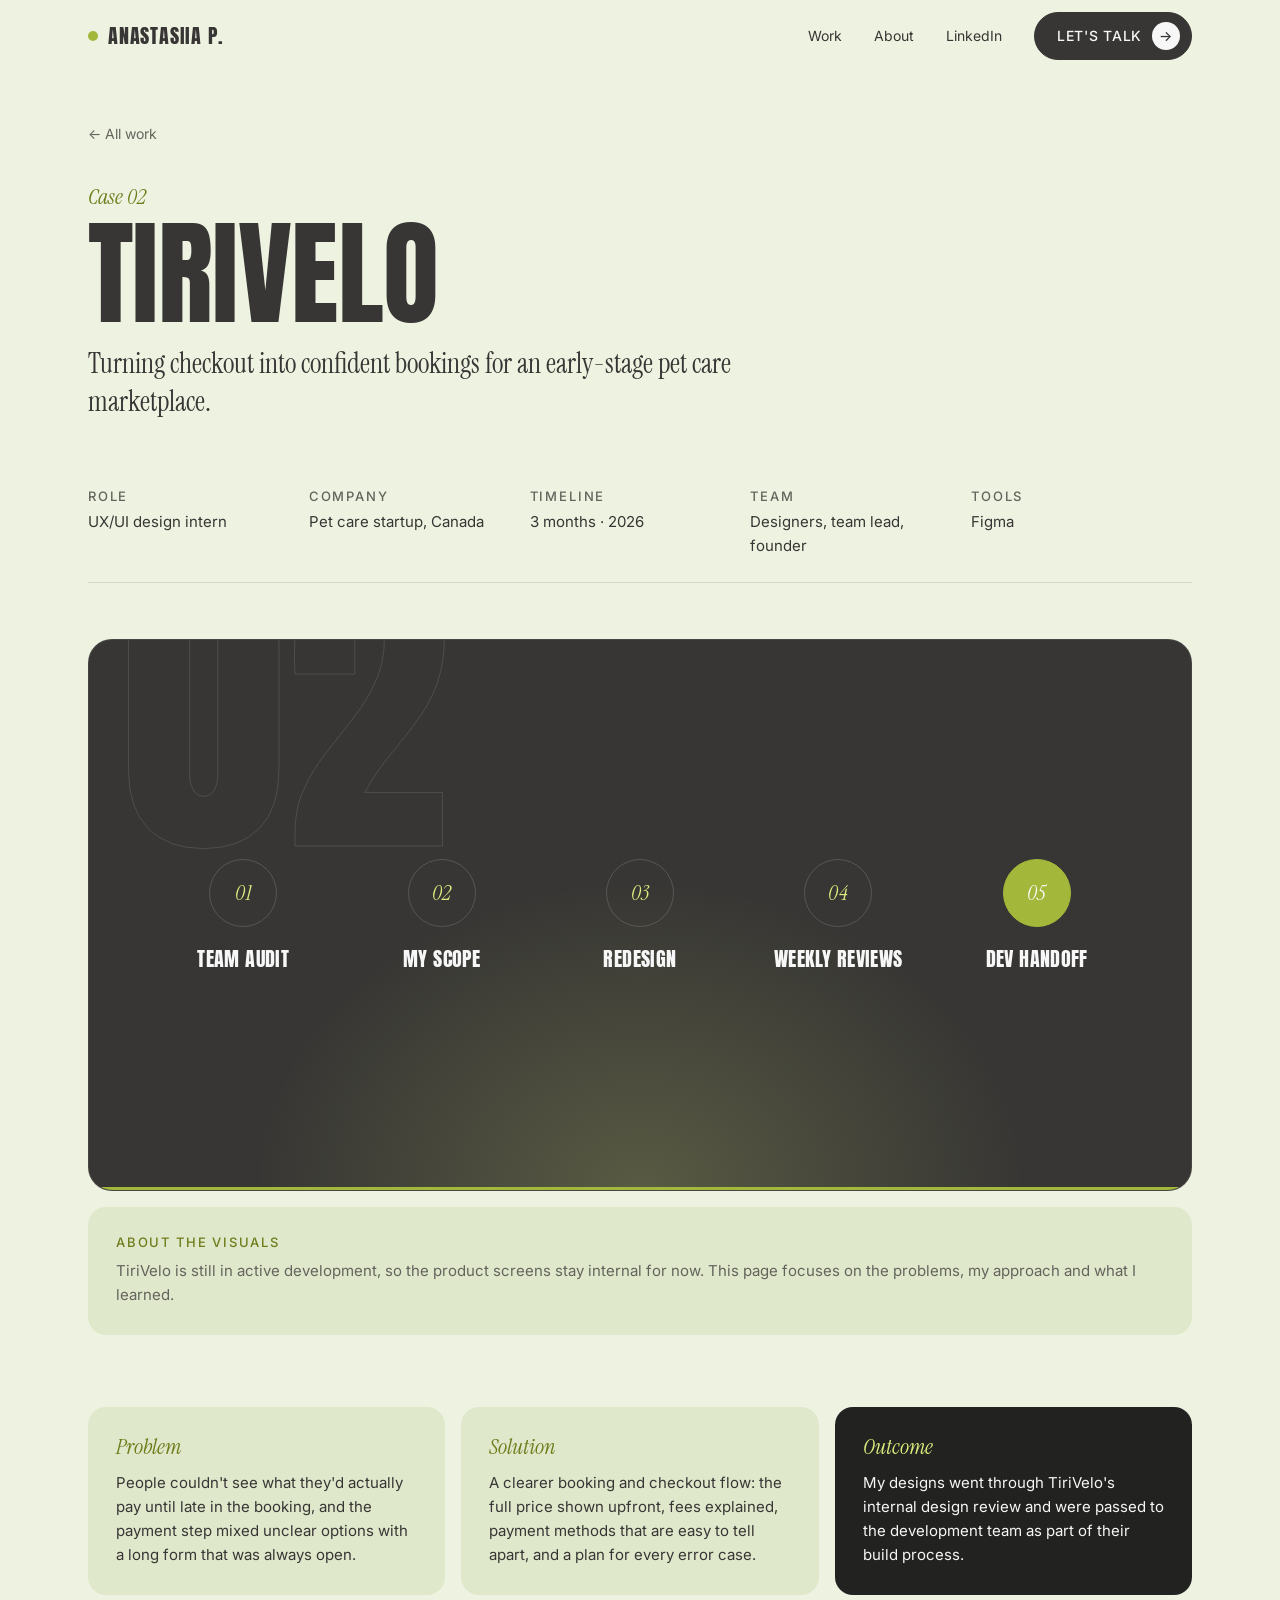
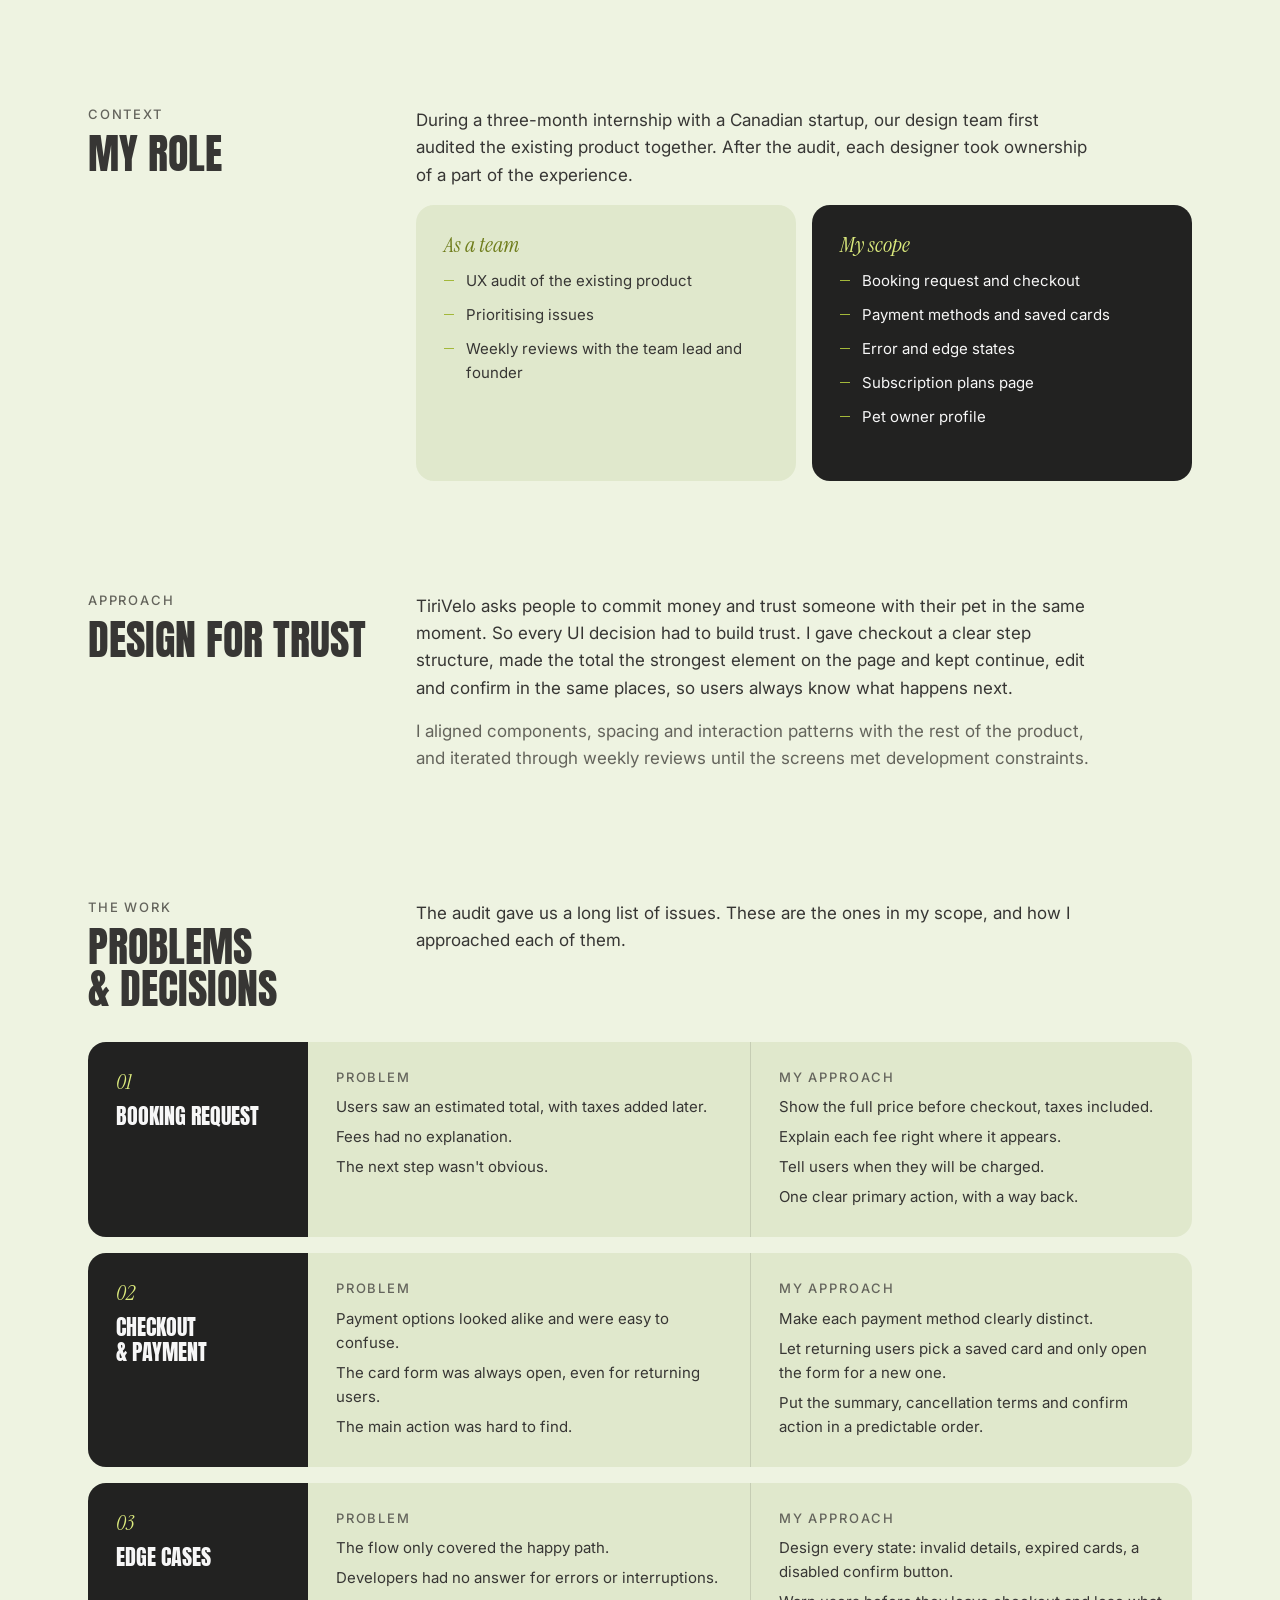
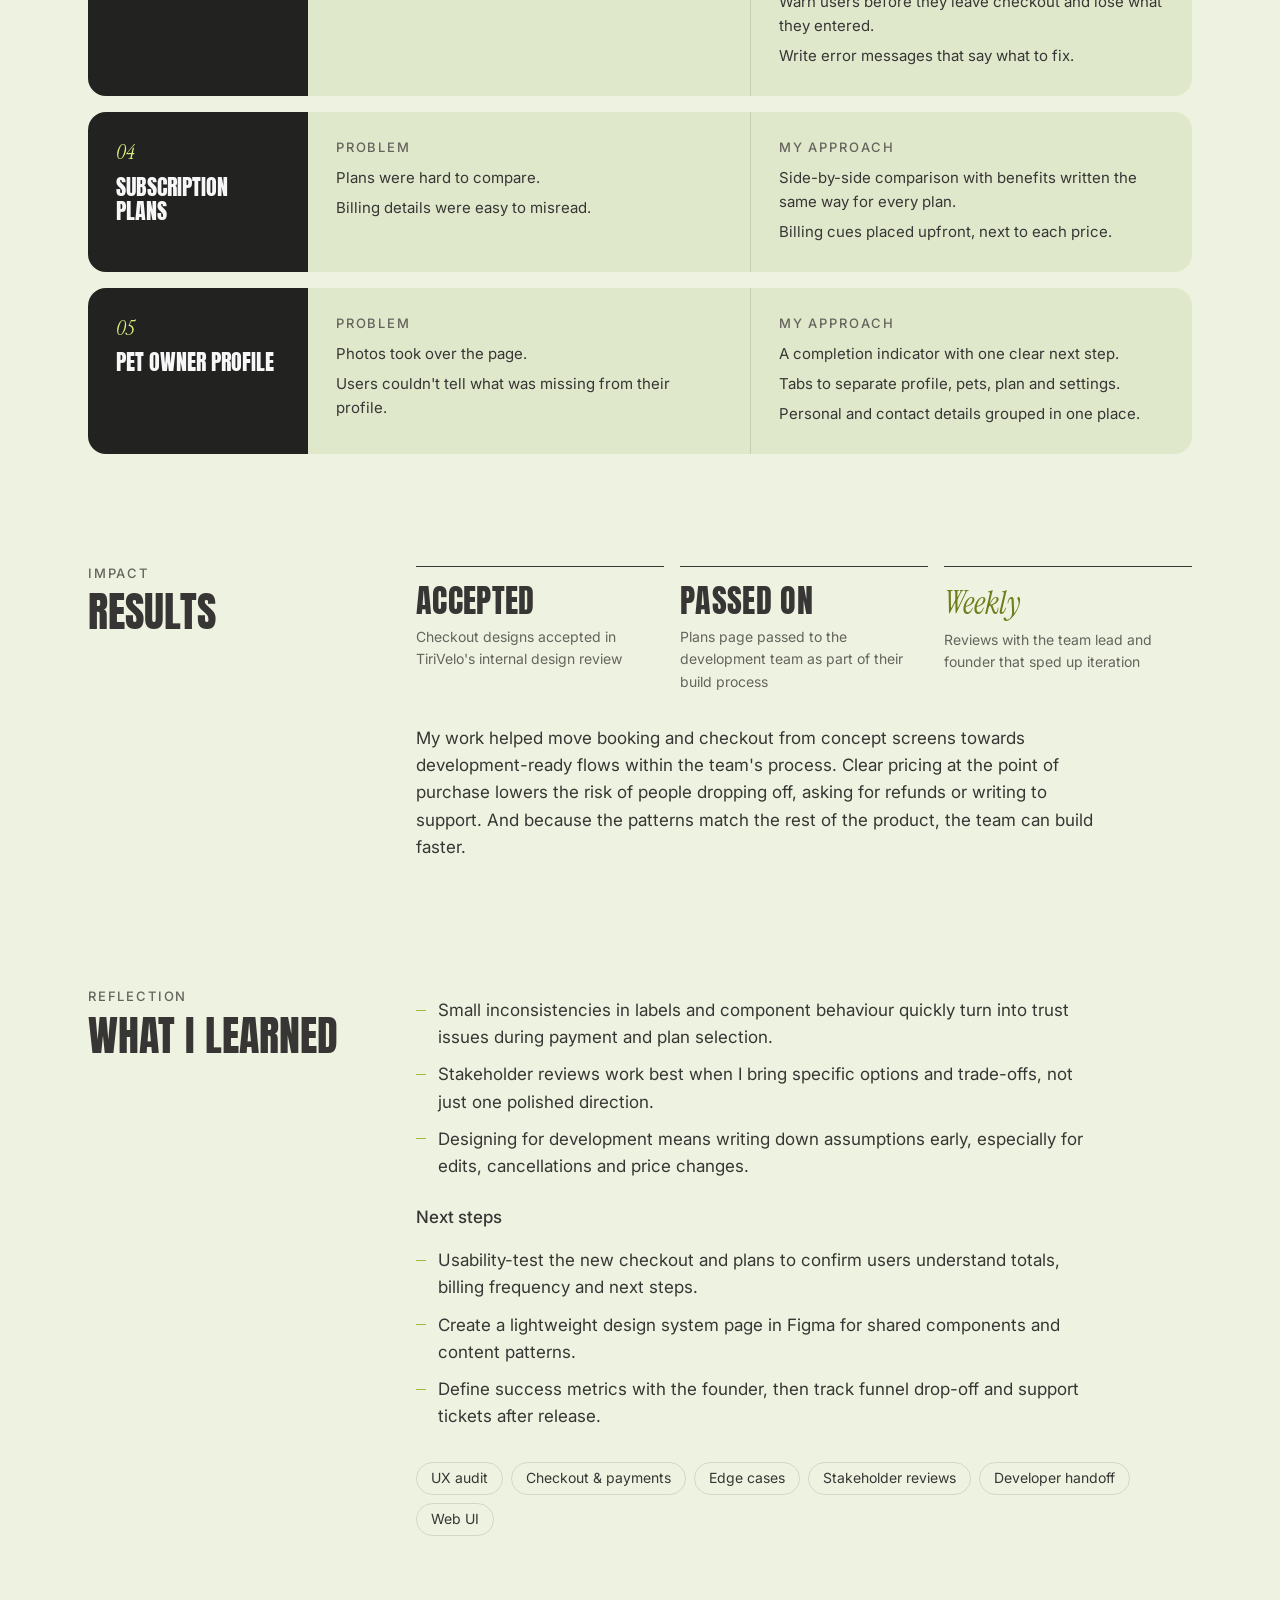
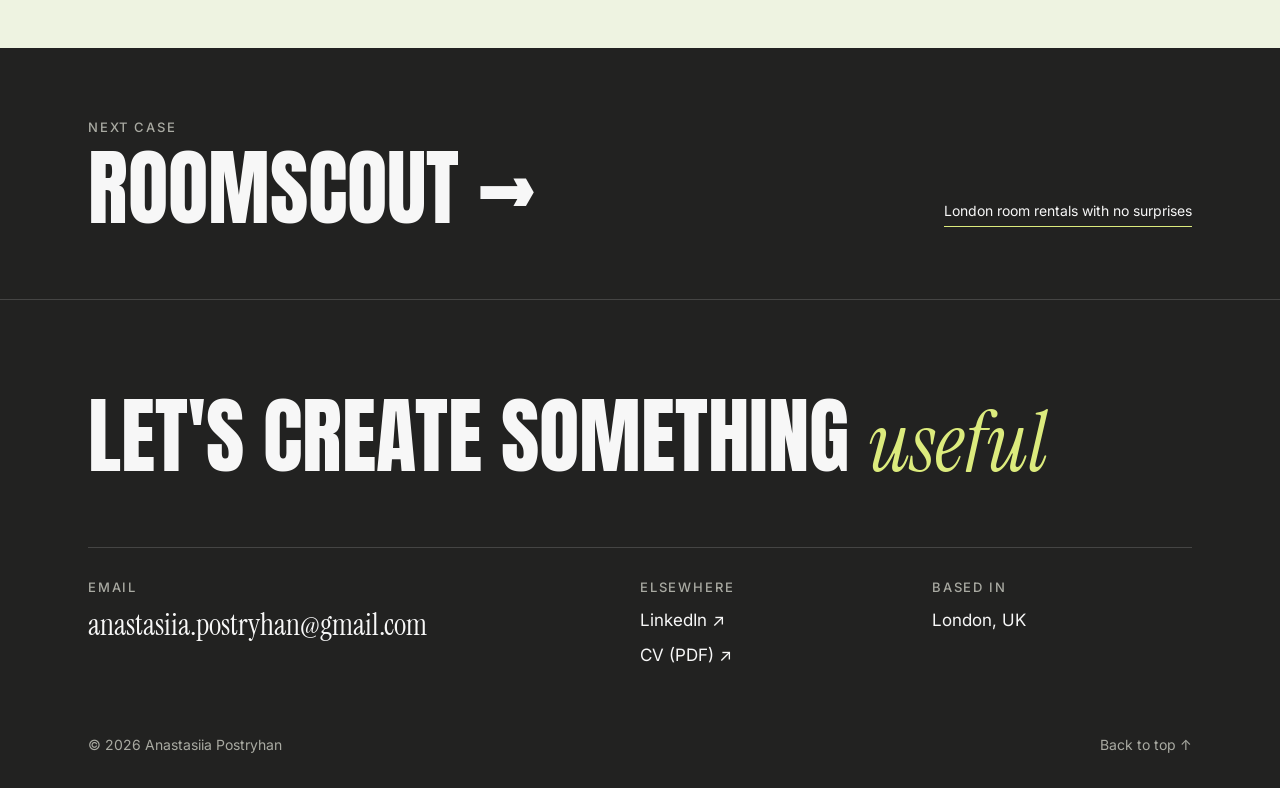
<file: tirivelo.html>
<!doctype html>
<html lang="en">
<head>
  <meta charset="utf-8">
  <meta name="viewport" content="width=device-width, initial-scale=1">
  <title>TiriVelo case study</title>
  <meta name="description" content="Auditing and redesigning the booking and payment experience for an early-stage pet care marketplace in Canada.">
  <link rel="canonical" href="https://anastasiia-postryhan.vercel.app/tirivelo.html">
  <meta name="theme-color" content="#EEF3E1">
  <meta property="og:type" content="website">
  <meta property="og:site_name" content="Anastasiia Postryhan">
  <meta property="og:title" content="TiriVelo case study by Anastasiia Postryhan">
  <meta property="og:description" content="Auditing and redesigning the booking and payment experience for an early-stage pet care marketplace in Canada.">
  <meta property="og:url" content="https://anastasiia-postryhan.vercel.app/tirivelo.html">
  <meta property="og:image" content="https://anastasiia-postryhan.vercel.app/assets/og/default.jpg">
  <meta property="og:image:width" content="1200">
  <meta property="og:image:height" content="630">
  <meta name="twitter:image" content="https://anastasiia-postryhan.vercel.app/assets/og/default.jpg">
  <meta name="twitter:card" content="summary_large_image">
  <meta name="twitter:title" content="TiriVelo case study by Anastasiia Postryhan">
  <meta name="twitter:description" content="Auditing and redesigning the booking and payment experience for an early-stage pet care marketplace in Canada.">
  <link rel="preconnect" href="https://fonts.googleapis.com">
  <link rel="preconnect" href="https://fonts.gstatic.com" crossorigin>
  <link rel="preload" as="style" href="https://fonts.googleapis.com/css2?family=Anton&family=Instrument+Serif:ital@0;1&family=Inter:wght@400;500&display=swap" onload="this.onload=null;this.rel='stylesheet'">
  <noscript><link rel="stylesheet" href="https://fonts.googleapis.com/css2?family=Anton&family=Instrument+Serif:ital@0;1&family=Inter:wght@400;500&display=swap"></noscript>
  <link rel="stylesheet" href="styles.css?v=25">
  <link rel="icon" href="favicon.svg" type="image/svg+xml">
  <link rel="icon" href="favicon-32.png" type="image/png" sizes="32x32">
  <link rel="apple-touch-icon" href="apple-touch-icon.png">
</head>
<body>

  <header class="header">
    <div class="wrap header__inner">
      <a href="index.html" class="logo">Anastasiia P.</a>
      <nav class="nav">
        <a href="index.html#work">Work</a>
        <a href="about.html">About</a>
        <a href="https://uk.linkedin.com/in/anastasiia-postryhan-ux" target="_blank" rel="noopener noreferrer">LinkedIn</a>
        <a href="#contact" class="btn btn--dark">Let's talk <span class="btn__dot">→</span></a>
      </nav>
    </div>
  </header>

  <main>
    <section class="cs-hero">
      <div class="wrap">
        <a href="index.html#work" class="back">← All work</a>
        <p class="cs-hero__num">Case 02</p>
        <h1 class="cs-hero__title">TiriVelo</h1>
        <p class="cs-hero__sub">Turning checkout into confident bookings for an early-stage pet care marketplace.</p>

        <dl class="meta">
          <div><dt>Role</dt><dd>UX/UI design intern</dd></div>
          <div><dt>Company</dt><dd>Pet care startup, Canada</dd></div>
          <div><dt>Timeline</dt><dd>3 months · 2026</dd></div>
          <div><dt>Team</dt><dd>Designers, team lead, founder</dd></div>
          <div><dt>Tools</dt><dd>Figma</dd></div>
        </dl>
      </div>
    </section>

    <div class="wrap">
      <div class="cover-d cover-d--wide">
        <span class="cover-d__num">02</span>
        <ol class="flow" aria-label="How the work went">
          <li>Team audit</li>
          <li>My scope</li>
          <li>Redesign</li>
          <li>Weekly reviews</li>
          <li>Dev handoff</li>
        </ol>
      </div>

      <p class="note"><span class="eyebrow">About the visuals</span>TiriVelo is still in active development, so the product screens stay internal for now. This page focuses on the problems, my approach and what I learned.</p>

      <h2 class="sr-only">Summary</h2>
      <div class="tldr">
        <div class="tldr__card">
          <h3>Problem</h3>
          <p>People couldn't see what they'd actually pay until late in the booking, and the payment step mixed unclear options with a long form that was always open.</p>
        </div>
        <div class="tldr__card">
          <h3>Solution</h3>
          <p>A clearer booking and checkout flow: the full price shown upfront, fees explained, payment methods that are easy to tell apart, and a plan for every error case.</p>
        </div>
        <div class="tldr__card tldr__card--dark">
          <h3>Outcome</h3>
          <p>My designs went through TiriVelo's internal design review and were passed to the development team as part of their build process.</p>
        </div>
      </div>

      <!-- Role -->
      <section class="cs-section">
        <div class="cs-grid">
          <div class="cs-label"><span class="eyebrow">Context</span><h2>My role</h2></div>
          <div>
            <div class="prose">
              <p>During a three-month internship with a Canadian startup, our design team first audited the existing product together. After the audit, each designer took ownership of a part of the experience.</p>
            </div>
            <div class="role">
              <div class="role__card">
                <h3>As a team</h3>
                <ul class="list"><li>UX audit of the existing product</li><li>Prioritising issues</li><li>Weekly reviews with the team lead and founder</li></ul>
              </div>
              <div class="role__card role__card--mine">
                <h3>My scope</h3>
                <ul class="list"><li>Booking request and checkout</li><li>Payment methods and saved cards</li><li>Error and edge states</li><li>Subscription plans page</li><li>Pet owner profile</li></ul>
              </div>
            </div>
          </div>
        </div>
      </section>

      <!-- Approach -->
      <section class="cs-section">
        <div class="cs-grid">
          <div class="cs-label"><span class="eyebrow">Approach</span><h2>Design for trust</h2></div>
          <div class="prose">
            <p>TiriVelo asks people to commit money and trust someone with their pet in the same moment. So every UI decision had to build trust. I gave checkout a clear step structure, made the total the strongest element on the page and kept continue, edit and confirm in the same places, so users always know what happens next.</p>
            <p class="muted">I aligned components, spacing and interaction patterns with the rest of the product, and iterated through weekly reviews until the screens met development constraints.</p>
          </div>
        </div>
      </section>

      <!-- What I worked on -->
      <section class="cs-section">
        <div class="cs-grid">
          <div class="cs-label"><span class="eyebrow">The work</span><h2>Problems &amp; decisions</h2></div>
          <div class="prose">
            <p>The audit gave us a long list of issues. These are the ones in my scope, and how I approached each of them.</p>
          </div>
        </div>
        <div class="areas">
          <div class="area">
            <div><span class="kicker">01</span><h3>Booking request</h3></div>
            <div><span class="eyebrow">Problem</span><ul><li>Users saw an estimated total, with taxes added later.</li><li>Fees had no explanation.</li><li>The next step wasn't obvious.</li></ul></div>
            <div><span class="eyebrow">My approach</span><ul><li>Show the full price before checkout, taxes included.</li><li>Explain each fee right where it appears.</li><li>Tell users when they will be charged.</li><li>One clear primary action, with a way back.</li></ul></div>
          </div>
          <div class="area">
            <div><span class="kicker">02</span><h3>Checkout &amp; payment</h3></div>
            <div><span class="eyebrow">Problem</span><ul><li>Payment options looked alike and were easy to confuse.</li><li>The card form was always open, even for returning users.</li><li>The main action was hard to find.</li></ul></div>
            <div><span class="eyebrow">My approach</span><ul><li>Make each payment method clearly distinct.</li><li>Let returning users pick a saved card and only open the form for a new one.</li><li>Put the summary, cancellation terms and confirm action in a predictable order.</li></ul></div>
          </div>
          <div class="area">
            <div><span class="kicker">03</span><h3>Edge cases</h3></div>
            <div><span class="eyebrow">Problem</span><ul><li>The flow only covered the happy path.</li><li>Developers had no answer for errors or interruptions.</li></ul></div>
            <div><span class="eyebrow">My approach</span><ul><li>Design every state: invalid details, expired cards, a disabled confirm button.</li><li>Warn users before they leave checkout and lose what they entered.</li><li>Write error messages that say what to fix.</li></ul></div>
          </div>
          <div class="area">
            <div><span class="kicker">04</span><h3>Subscription plans</h3></div>
            <div><span class="eyebrow">Problem</span><ul><li>Plans were hard to compare.</li><li>Billing details were easy to misread.</li></ul></div>
            <div><span class="eyebrow">My approach</span><ul><li>Side-by-side comparison with benefits written the same way for every plan.</li><li>Billing cues placed upfront, next to each price.</li></ul></div>
          </div>
          <div class="area">
            <div><span class="kicker">05</span><h3>Pet owner profile</h3></div>
            <div><span class="eyebrow">Problem</span><ul><li>Photos took over the page.</li><li>Users couldn't tell what was missing from their profile.</li></ul></div>
            <div><span class="eyebrow">My approach</span><ul><li>A completion indicator with one clear next step.</li><li>Tabs to separate profile, pets, plan and settings.</li><li>Personal and contact details grouped in one place.</li></ul></div>
          </div>
        </div>
      </section>

      <!-- Impact -->
      <section class="cs-section">
        <div class="cs-grid">
          <div class="cs-label"><span class="eyebrow">Impact</span><h2>Results</h2></div>
          <div>
            <div class="stats">
              <div class="stat"><div class="stat__num">Accepted</div><p>Checkout designs accepted in TiriVelo's internal design review</p></div>
              <div class="stat"><div class="stat__num">Passed on</div><p>Plans page passed to the development team as part of their build process</p></div>
              <div class="stat"><div class="stat__num"><span class="italic">Weekly</span></div><p>Reviews with the team lead and founder that sped up iteration</p></div>
            </div>
            <div class="prose block">
              <p>My work helped move booking and checkout from concept screens towards development-ready flows within the team's process. Clear pricing at the point of purchase lowers the risk of people dropping off, asking for refunds or writing to support. And because the patterns match the rest of the product, the team can build faster.</p>
            </div>
          </div>
        </div>
      </section>

      <!-- Reflection -->
      <section class="cs-section">
        <div class="cs-grid">
          <div class="cs-label"><span class="eyebrow">Reflection</span><h2>What I learned</h2></div>
          <div class="prose">
            <ul class="list">
              <li>Small inconsistencies in labels and component behaviour quickly turn into trust issues during payment and plan selection.</li>
              <li>Stakeholder reviews work best when I bring specific options and trade-offs, not just one polished direction.</li>
              <li>Designing for development means writing down assumptions early, especially for edits, cancellations and price changes.</li>
            </ul>
            <p class="lead-in">Next steps</p>
            <ul class="list">
              <li>Usability-test the new checkout and plans to confirm users understand totals, billing frequency and next steps.</li>
              <li>Create a lightweight design system page in Figma for shared components and content patterns.</li>
              <li>Define success metrics with the founder, then track funnel drop-off and support tickets after release.</li>
            </ul>
            <div class="chips block">
              <span class="chip">UX audit</span><span class="chip">Checkout &amp; payments</span><span class="chip">Edge cases</span><span class="chip">Stakeholder reviews</span><span class="chip">Developer handoff</span><span class="chip">Web UI</span>
            </div>
          </div>
        </div>
      </section>
    </div>

    <a href="roomscout.html" class="next">
      <div class="wrap">
        <div>
          <p class="eyebrow">Next case</p>
          <p class="next__title">RoomScout →</p>
        </div>
        <span class="case__link">London room rentals with no surprises</span>
      </div>
    </a>
  </main>

  <footer class="footer" id="contact">
    <div class="wrap">
      <h2 class="footer__cta">Let's create something <span class="italic">useful</span></h2>
      <div class="footer__grid">
        <div>
          <p class="footer__label">Email</p>
          <a class="footer__email" href="mailto:anastasiia.postryhan@gmail.com">anastasiia.postryhan@gmail.com</a>
        </div>
        <div>
          <p class="footer__label">Elsewhere</p>
          <a href="https://uk.linkedin.com/in/anastasiia-postryhan-ux" target="_blank" rel="noopener noreferrer">LinkedIn ↗</a>
          <a href="Anastasiia_Postryhan_CV.pdf" target="_blank" rel="noopener noreferrer">CV (PDF) ↗</a>
        </div>
        <div>
          <p class="footer__label">Based in</p>
          <p>London, UK</p>
        </div>
      </div>
      <div class="footer__bottom">
        <span>© 2026 Anastasiia Postryhan</span>
        <a href="#" onclick="window.scrollTo({top:0});return false;">Back to top ↑</a>
      </div>
    </div>
  </footer>

</body>
</html>
</file>
<file: styles.css>
/* =========================================================
   Anastasiia Postryhan portfolio: one design system
   Layout: mint page, near-black sections for rhythm, lime accent on dark
   ========================================================= */
:root {
  /* Colour */
  --bg: #EEF3E1;            /* page */
  --surface: #E0E8CC;       /* light cards */
  --ink: #373634;           /* text, dark sections */
  --muted: #64645C;
  --line: rgba(55, 54, 52, .15);
  --dark: #222221;
  --stage: #373634;         /* covers and media sitting on dark */
  --on-dark: #F7F7F7;
  --on-dark-muted: #A9AAA2;
  --line-dark: rgba(247, 247, 247, .16);
  --accent: #6E7C1A;
  --accent-on-dark: #DCEB7D;  /* accent inside dark sections */
  --warm: #A3B83A;            /* small accent details: logo dot, slider, cover line, bullets */
  --glow: rgba(220, 235, 125, .20);
  --stage-line: rgba(247, 247, 247, .08);
  --num-stroke: rgba(247, 247, 247, .12);

  /* Type families */
  --display: "Anton", "Impact", "Arial Narrow", sans-serif;
  --serif: "Instrument Serif", Georgia, serif;
  --sans: "Inter", system-ui, -apple-system, sans-serif;

  /* Type scale */
  --fs-display: clamp(56px, 9vw, 120px);  /* page titles */
  --fs-h2: clamp(44px, 6.5vw, 88px);      /* section titles, footer, next case */
  --fs-h3: clamp(30px, 3.4vw, 42px);      /* case page section labels */
  --fs-h4: 22px;                          /* card and step titles */
  --fs-lead: clamp(22px, 2.4vw, 28px);    /* serif lead lines */
  --fs-kicker: 22px;                      /* italic serif kickers, years, case numbers */
  --fs-numeral: 40px;                     /* step and principle numbers */
  --fs-body: 17px;
  --fs-card: 15px;
  --fs-small: 14px;
  --fs-caption: 14px;
  --fs-label: 13px;

  /* Spacing */
  --gutter: clamp(16px, 4vw, 48px);
  --wrap: 1200px;
  --sp-section: clamp(72px, 10vw, 112px);
  --sp-block: 32px;
  --gap: 16px;
  --pad-card: 28px;

  /* Shape */
  --r-card: 18px;
  --r-stage: 24px;
  --r-pill: 999px;
  --control-h: 48px;
}

/* Dark containers use the on-dark accent */
.work, .footer, .next, .proto, .cover-d, .tldr__card--dark, .pair > .pair__solution, .role__card--mine, .principle--dark, .ba__notes > div:last-child {
  --accent: var(--accent-on-dark);
}

/* ---------- Base ---------- */
* { box-sizing: border-box; margin: 0; padding: 0; }
html { scroll-behavior: smooth; }
body { background: var(--bg); color: var(--ink); font: 400 var(--fs-body)/1.6 var(--sans); -webkit-font-smoothing: antialiased; }
img { display: block; max-width: 100%; height: auto; }
a { color: inherit; text-decoration: none; }
:focus-visible { outline: 2px solid var(--warm); outline-offset: 3px; border-radius: 4px; }
h1, h2, h3 { text-wrap: balance; font-weight: 400; }
@media (prefers-reduced-motion: reduce) { html { scroll-behavior: auto; } *, *::before, *::after { transition: none !important; } }

.wrap { max-width: var(--wrap); margin: 0 auto; padding-inline: var(--gutter); }
.sr-only { position: absolute; width: 1px; height: 1px; margin: -1px; overflow: hidden; clip: rect(0 0 0 0); white-space: nowrap; border: 0; }

/* ---------- Type roles ---------- */
.eyebrow, .meta dt, .footer__label {
  font: 500 var(--fs-label)/1.2 var(--sans); letter-spacing: .14em; text-transform: uppercase; color: var(--muted);
}
.italic { font-family: var(--serif); font-style: italic; font-weight: 400; text-transform: none; letter-spacing: 0; }
.accent { color: var(--accent); }

.hero__title, .cs-hero__title { font: 400 var(--fs-display)/.9 var(--display); text-transform: uppercase; letter-spacing: -.005em; }
.section-title, .footer__cta, .next__title { font: 400 var(--fs-h2)/.95 var(--display); text-transform: uppercase; }
.section-title .italic, .footer__cta .italic, .hero__title .italic { color: var(--accent); }
.cs-label h2 { font: 400 var(--fs-h3)/1 var(--display); text-transform: uppercase; }
.skill h3, .step h3, .pair h3, .principle h3, .timeline-v h3, .stat__num {
  font: 400 var(--fs-h4)/1.1 var(--display); text-transform: uppercase; letter-spacing: .01em;
}
.hero__hi, .kicker, .tldr__card h3, .role__card h3, .impact__card h3, .cs-hero__num, .timeline-v__year {
  font: italic 400 var(--fs-kicker)/1.1 var(--serif); color: var(--accent);
}
.cs-hero__sub, .about-hero__lead, .about-teaser__lead { font: 400 var(--fs-lead)/1.35 var(--serif); }
.step__num, .principle__num { font: italic 400 var(--fs-numeral)/1 var(--serif); color: var(--accent); }

/* ---------- Controls ---------- */
.btn {
  display: inline-flex; align-items: center; justify-content: center; gap: 10px;
  min-height: var(--control-h); padding: 0 22px;
  border-radius: var(--r-pill); border: 1px solid var(--ink);
  font: 500 14px/1 var(--sans); letter-spacing: .05em; text-transform: uppercase;
  transition: transform .2s, background .2s, color .2s;
}
.btn:hover { transform: translateY(-2px); }
.btn--dark { background: var(--ink); color: var(--on-dark); padding-right: 11px; }
.btn--ghost:hover { background: var(--ink); color: var(--on-dark); }
.btn__dot { width: 28px; height: 28px; border-radius: 50%; display: grid; place-items: center; font-size: 14px; background: var(--on-dark); color: var(--ink); }

/* Text link with accent underline */
.link, .case__link, .proto__bar a, .timeline-v a {
  font-size: var(--fs-small); white-space: nowrap;
  border-bottom: 1px solid var(--accent); padding-bottom: 3px;
  transition: color .2s;
}
.link:hover, .case__link:hover, .proto__bar a:hover, .timeline-v a:hover { color: var(--accent); }
.back { display: inline-block; font-size: var(--fs-small); color: var(--muted); margin-bottom: 40px; transition: color .2s; }
.back:hover { color: var(--accent); }

/* Pills: tags, chips, process steps, cover meta */
.tag, .chip, .timeline a, .cover-d__meta span, .review-pill {
  display: inline-flex; align-items: center; gap: 8px;
  padding: 7px 14px; border-radius: var(--r-pill);
  border: 1px solid var(--line); font-size: var(--fs-caption); line-height: 1.2;
}
.tags, .chips, .timeline, .links { display: flex; flex-wrap: wrap; gap: 8px; }
.links { gap: 12px; margin-top: 24px; }
.chip--solid { background: var(--ink); border-color: var(--ink); color: var(--on-dark); }
.timeline a { transition: background .2s, color .2s, border-color .2s; }
.timeline a span { font: italic 400 15px/1 var(--serif); color: var(--accent); }
.timeline a:hover { background: var(--ink); color: var(--on-dark); border-color: var(--ink); }
.work .tag, .cover-d__meta span { border-color: var(--line-dark); color: var(--on-dark-muted); }

/* ---------- Cards ---------- */
.card, .tldr__card, .pair > div, .role__card, .principle, .impact__card, .ba__notes > div, .note {
  background: var(--surface); border-radius: var(--r-card); padding: var(--pad-card); font-size: var(--fs-card);
}
.card--dark, .tldr__card--dark, .pair > .pair__solution, .role__card--mine, .principle--dark, .ba__notes > div:last-child {
  background: var(--dark); color: var(--on-dark);
}
.tldr__card h3, .role__card h3, .impact__card h3 { margin-bottom: 12px; }

/* ---------- Header ---------- */
.header { position: sticky; top: 0; z-index: 10; background: color-mix(in srgb, var(--bg) 88%, transparent); backdrop-filter: blur(10px); }
.header__inner { display: flex; align-items: center; justify-content: space-between; height: 72px; }
.logo { display: flex; align-items: center; gap: 10px; font: 400 20px/1 var(--display); letter-spacing: .04em; text-transform: uppercase; }
.logo::before { content: ""; width: 10px; height: 10px; border-radius: 50%; background: var(--warm); }
.nav { display: flex; align-items: center; gap: 32px; font-size: var(--fs-small); }
.nav a:not(.btn) { position: relative; }
.nav a:not(.btn)::after { content: ""; position: absolute; left: 0; bottom: -4px; height: 1px; width: 0; background: var(--warm); transition: width .25s; }
.nav a:not(.btn):hover::after { width: 100%; }

/* ---------- Home ---------- */
.hero { padding-block: 40px 72px; }
.hero__grid { display: grid; grid-template-columns: 1.15fr 1fr .55fr; gap: 40px; align-items: center; }
.hero__hi { margin-bottom: 12px; color: var(--ink); font-size: 28px; }
.hero__title .italic { display: block; font-size: 1.05em; line-height: .9; }
.hero__lead { margin: 24px 0 32px; max-width: 380px; font-size: var(--fs-body); color: var(--muted); }
.hero__lead strong { color: var(--ink); font-weight: 500; }
.hero__ctas { display: flex; gap: 12px; flex-wrap: wrap; }

.arch { aspect-ratio: 3 / 4; max-width: 100%; border-radius: 999px 999px var(--r-stage) var(--r-stage); overflow: hidden; background: var(--surface); }
.arch img { width: 100%; height: 100%; object-fit: cover; object-position: 50% 20%; }

.facts { display: flex; flex-direction: column; gap: 28px; text-align: right; }
.fact__num { font: 400 40px/1 var(--display); white-space: nowrap; }
.fact__label { font-size: var(--fs-caption); color: var(--muted); margin-top: 4px; }

.skills { border-block: 1px solid var(--line); }
.skills__grid { display: grid; grid-template-columns: repeat(4, 1fr); }
.skill { padding: 28px 24px; border-left: 1px solid var(--line); }
.skill:first-child { border-left: 0; padding-left: 0; }
.skill h3 { margin-bottom: 8px; }
.skill p, .step p { font-size: var(--fs-small); color: var(--muted); }

.section-head { display: flex; justify-content: space-between; align-items: end; gap: 32px; margin-bottom: 56px; }
.section-head p { max-width: 360px; color: var(--muted); }

.work { background: var(--dark); color: var(--on-dark); padding-block: var(--sp-section); margin-top: var(--sp-section); }
.work .section-head p { color: var(--on-dark-muted); }
.cases { display: grid; gap: 72px; }
.case { display: grid; gap: 24px; }
.case__row { display: grid; grid-template-columns: 1fr auto; gap: 24px; align-items: start; }
.case__desc { max-width: 560px; font-size: var(--fs-body); }
.case .tags { margin-top: 16px; }

.process { padding-block: var(--sp-section); }
.steps { display: grid; grid-template-columns: repeat(4, 1fr); gap: 32px; }
.step { border-top: 1px solid var(--ink); padding-top: 20px; }
.step h3 { margin: 16px 0 8px; }

.about-teaser { padding-bottom: var(--sp-section); }
.about-teaser__grid { display: grid; grid-template-columns: 1fr 1fr; gap: 64px; align-items: start; border-top: 1px solid var(--line); padding-top: 64px; }
.about-teaser__body p { color: var(--muted); margin-bottom: 24px; }

/* ---------- Footer & next case ---------- */
.footer { background: var(--dark); color: var(--on-dark); padding-block: 96px 32px; }
.footer--spaced { margin-top: var(--sp-section); }
.footer__grid { display: grid; grid-template-columns: 2fr 1fr 1fr; gap: 32px; margin-top: 64px; padding-top: 32px; border-top: 1px solid var(--line-dark); }
.footer__label { color: var(--on-dark-muted); margin-bottom: 12px; }
.footer a:hover { color: var(--accent); }
.footer__email { font: 400 clamp(22px, 2.6vw, 30px)/1.2 var(--serif); }
.footer__bottom { margin-top: 64px; font-size: var(--fs-caption); color: var(--on-dark-muted); display: flex; justify-content: space-between; }

.next { display: block; margin-top: var(--sp-section); background: var(--dark); color: var(--on-dark); border-bottom: 1px solid var(--line-dark); }
.next .wrap { padding-block: 72px; display: flex; justify-content: space-between; align-items: end; gap: 24px; }
.next .eyebrow { color: var(--on-dark-muted); display: block; margin-bottom: 12px; }
.next__title { transition: color .2s; }
.next:hover .next__title { color: var(--accent); }

/* ---------- Case pages ---------- */
.cs-hero { padding-block: 48px 56px; }
.cs-hero__num { margin-bottom: 12px; }
.cs-hero__sub { max-width: 760px; margin-top: 20px; }

.meta { display: grid; grid-template-columns: repeat(5, 1fr); border-bottom: 1px solid var(--line); margin-top: 48px; }
.meta > div { padding: 20px 20px 24px 0; min-width: 0; }
.meta dt { margin-bottom: 6px; }
.meta dd { font-size: var(--fs-card); }

.tldr { display: grid; grid-template-columns: repeat(3, 1fr); gap: var(--gap); margin-top: 72px; }

.cs-section { padding-top: var(--sp-section); }
.cs-grid { display: grid; grid-template-columns: 280px 1fr; gap: 48px; }
.cs-grid > * { min-width: 0; }
.cs-label { position: sticky; top: 96px; align-self: start; }
.cs-label .eyebrow { display: block; margin-bottom: 10px; }
.prose p { font-size: var(--fs-body); margin-bottom: 16px; max-width: 680px; }
.prose p.muted { color: var(--muted); }
.prose .lead-in { font-weight: 500; margin-top: 8px; }
.list { list-style: none; display: grid; gap: 10px; margin: 8px 0 24px; max-width: 680px; }
.list li { padding-left: 22px; position: relative; }
.list li::before { content: ""; position: absolute; left: 0; top: .75em; width: 10px; height: 1px; background: var(--warm); }
.block { margin-top: var(--sp-block); }
.block-sm { margin-top: 12px; }

.figure { margin-top: var(--sp-block); }
.figure img, .phones img, .ba__frame, .shot__img, .scrollshot { border-radius: var(--r-card); }
.figure img { width: 100%; background: var(--surface); }
.figure figcaption, .shot figcaption span { font-size: var(--fs-caption); color: var(--muted); margin-top: 10px; }

.pairs { display: grid; gap: var(--gap); margin-top: 24px; }
.pair { display: grid; grid-template-columns: 1fr 1fr; gap: 0; }
.pair > div:first-child { border-radius: var(--r-card) 0 0 var(--r-card); }
.pair > div:last-child { border-radius: 0 var(--r-card) var(--r-card) 0; }
.pair .eyebrow { display: block; margin-bottom: 12px; }
.pair__solution .eyebrow, .ba__notes > div:last-child .eyebrow { color: var(--accent); }
.pair h3 { margin-bottom: 12px; }
.pair ul, .ba__notes ul { list-style: none; display: grid; gap: 6px; }
.pair__problem ul { color: var(--muted); }
.pair__result { margin-top: 16px; padding-top: 16px; border-top: 1px solid var(--line-dark); }
.pair__result strong { color: var(--accent); font-weight: 500; }

.phones { display: grid; grid-template-columns: repeat(4, 1fr); gap: var(--gap); margin-top: var(--sp-block); }
.phones img { height: 520px; width: 100%; object-fit: cover; object-position: top; border: 1px solid var(--line); }

.proto { margin-top: var(--sp-block); background: var(--stage); border-radius: var(--r-stage); padding: 24px; }
.proto iframe { width: 100%; height: 760px; border: 0; border-radius: 12px; display: block; }
.proto__bar { display: flex; justify-content: space-between; align-items: center; gap: 16px; color: var(--on-dark-muted); font-size: var(--fs-small); padding: 4px 4px 20px; }
.proto__bar a { color: var(--on-dark); }

.impact { display: grid; grid-template-columns: 1fr 1fr; gap: var(--gap); }

.role { display: grid; grid-template-columns: 1fr 1fr; gap: var(--gap); margin-top: 8px; }

.ba { margin-top: var(--sp-block); }
.ba__frame { position: relative; overflow: hidden; aspect-ratio: var(--ratio, 1440 / 1600); max-width: 100%; background: #fff; border: 1px solid var(--line); user-select: none; touch-action: pan-y; }
.ba__frame img { position: absolute; inset: 0; width: 100%; height: 100%; object-fit: cover; object-position: top; pointer-events: none; }
.ba__after { clip-path: inset(0 0 0 var(--pos, 50%)); }
.ba__line { position: absolute; top: 0; bottom: 0; left: var(--pos, 50%); width: 2px; background: var(--warm); transform: translateX(-1px); pointer-events: none; }
.ba__handle { position: absolute; top: 50%; left: 50%; transform: translate(-50%, -50%); width: var(--control-h); height: var(--control-h); border-radius: 50%; background: var(--warm); color: #fff; display: grid; place-items: center; font-size: 14px; box-shadow: 0 6px 20px rgba(0,0,0,.25); }
.ba__tag { position: absolute; top: 16px; padding: 7px 14px; border-radius: var(--r-pill); font: 500 var(--fs-label)/1.2 var(--sans); letter-spacing: .14em; text-transform: uppercase; background: var(--ink); color: var(--on-dark); pointer-events: none; }
.ba__tag--before { left: 16px; }
.ba__tag--after { right: 16px; background: var(--warm); }
.ba__range { position: absolute; inset: 0; width: 100%; height: 100%; opacity: 0; cursor: ew-resize; margin: 0; }
.ba__range:focus-visible + * , .ba__frame:has(.ba__range:focus-visible) { outline: 2px solid var(--accent); outline-offset: 3px; }
.ba__notes { display: grid; grid-template-columns: 1fr 1fr; gap: var(--gap); margin-top: var(--gap); }
.ba__notes .eyebrow { display: block; margin-bottom: 10px; }

.gallery { display: grid; grid-template-columns: repeat(3, 1fr); gap: var(--gap); margin-top: var(--sp-block); }
.shot { margin: 0; }
.shot__img { overflow: hidden; aspect-ratio: 4 / 3.4; background: #fff; border: 1px solid var(--line); }
.shot__img img { width: 100%; height: 100%; object-fit: cover; object-position: var(--focus, 50% 7%); transform: scale(1.35); transform-origin: var(--origin, 32% 0); }
.shot figcaption { margin-top: 10px; font-size: var(--fs-small); }
.shot figcaption span { display: block; margin-top: 2px; }

.scrollshot { margin-top: var(--gap); height: 640px; overflow-y: auto; border: 1px solid var(--line); background: #fff; }
.scrollshot img { width: 100%; }
.note { margin-top: var(--gap); color: var(--muted); }
.note .eyebrow { display: block; margin-bottom: 8px; color: var(--accent); }

.stats { display: grid; grid-template-columns: repeat(3, 1fr); gap: var(--gap); }
.stat { border-top: 1px solid var(--ink); padding-top: 16px; }
.stat__num { font-size: 32px; }
.stat__num .italic { color: var(--accent); }
.stat p { font-size: var(--fs-small); color: var(--muted); margin-top: 8px; }

/* ---------- About ---------- */
.about-hero { padding-top: 48px; }
.about-hero__grid { display: grid; grid-template-columns: 1.3fr 1fr; gap: 64px; align-items: end; }
.about-hero__lead { margin-top: 28px; max-width: 620px; }
.about-hero .arch { max-width: 420px; justify-self: end; width: 100%; }

.principles { display: grid; grid-template-columns: repeat(3, 1fr); gap: var(--gap); }
.principle h3 { margin: 16px 0 8px; }
.principle:not(.principle--dark) p { color: var(--muted); }

.timeline-v { list-style: none; border-left: 1px solid var(--line); margin-left: 6px; }
.timeline-v li { position: relative; padding: 0 0 40px 32px; }
.timeline-v li:last-child { padding-bottom: 0; }
.timeline-v li::before { content: ""; position: absolute; left: -6px; top: 4px; width: 11px; height: 11px; border-radius: 50%; background: var(--bg); border: 1px solid var(--ink); }
.timeline-v li.is-now::before { background: var(--warm); border-color: var(--warm); }
.timeline-v h3 { margin: 8px 0 6px; }
.timeline-v p { color: var(--muted); max-width: 560px; }
.timeline-v a { color: var(--ink); }

.beyond { display: flex; flex-wrap: wrap; gap: 12px; margin-top: 8px; }
.beyond span { font: italic 400 26px/1 var(--serif); padding: 14px 24px; border: 1px solid var(--line); border-radius: var(--r-pill); }

/* ---------- Case cover (dark stage + name) ---------- */
.cover-d {
  container-type: inline-size; position: relative; overflow: hidden;
  aspect-ratio: 16 / 10; max-width: 100%; border-radius: var(--r-stage);
  background: var(--stage); border: 1px solid var(--stage-line); color: var(--on-dark);
  display: grid; grid-template-columns: 1fr 1fr; grid-template-rows: 100%;
}
.cover-d::before { content: ""; position: absolute; inset: 0; z-index: 0; background: radial-gradient(60% 70% at 78% 100%, var(--glow), transparent 70%); }
.cover-d::after { content: ""; position: absolute; left: 0; right: 0; bottom: 0; height: 3px; background: var(--warm); z-index: 4; }
.cover-d__num { position: absolute; left: 4cqw; top: -13cqw; z-index: 1; pointer-events: none; font: 400 40cqw/1 var(--display); color: transparent; -webkit-text-stroke: 1px var(--num-stroke); }
.cover-d__text { position: relative; z-index: 3; align-self: end; padding: 0 0 8cqw 7cqw; }
.cover-d__eyebrow { font: italic 400 max(14px, 3.2cqw)/1 var(--serif); color: var(--accent); }
.cover-d__name { font: 400 11cqw/.88 var(--display); text-transform: uppercase; margin-top: 1.6cqw; }
.cover-d__meta { display: flex; flex-wrap: wrap; gap: 8px; margin-top: 2.6cqw; }
.cover-d__media { position: relative; z-index: 2; display: flex; justify-content: center; align-items: flex-end; padding-top: 7cqw; min-height: 0; height: 100%; overflow: hidden; }
.cover-d__media--right { justify-content: flex-end; }
.cover-d__phone, .cover-d__browser { height: 100%; overflow: hidden; background: #fff; transition: transform .5s ease; box-shadow: 0 -10px 60px rgba(0,0,0,.35); }
.cover-d__phone { width: 27cqw; border: 1.1cqw solid #0E0E0D; border-bottom: 0; border-radius: 4cqw 4cqw 0 0; }
.cover-d__browser { width: 56cqw; border-radius: 1.2cqw 0 0 0; }
.cover-d__browser::before { content: ""; display: block; height: 2cqw; background: #E9E6E1; border-bottom: 1px solid rgba(0,0,0,.06); }
.cover-d__phone img, .cover-d__browser img { width: 100%; height: 100%; object-fit: cover; object-position: top; }
.cover-d__soon { position: relative; z-index: 2; align-self: center; justify-self: center; font: italic 400 6cqw/1 var(--serif); color: var(--on-dark-muted); }
.case:hover .cover-d__phone, .case:hover .cover-d__browser { transform: translateY(-2cqw); }
/* On case pages the title is already above, so the wide cover shows only the stage and screen */
.cover-d--wide { aspect-ratio: 16 / 8; grid-template-columns: 1fr; }
.cover-d--wide::before { background: radial-gradient(50% 80% at 50% 100%, var(--glow), transparent 70%); }
.cover-d--wide .cover-d__text { display: none; }
.cover-d--wide .cover-d__num { font-size: 30cqw; top: -9cqw; left: 3cqw; }
.cover-d--wide .cover-d__media { justify-content: center; padding-top: 5cqw; }
.cover-d--wide .cover-d__phone { width: 22cqw; border-width: .9cqw; border-radius: 3cqw 3cqw 0 0; }
.cover-d--wide .cover-d__browser { width: 64cqw; border-radius: 1cqw 1cqw 0 0; }
.cover-d--wide .cover-d__browser::before { height: 1.4cqw; }

/* ---------- Responsive ---------- */
@media (max-width: 960px) {
  .hero__grid { grid-template-columns: 1fr 1fr; }
  .facts { grid-column: 1 / -1; flex-direction: row; justify-content: space-between; text-align: left; flex-wrap: wrap; }
  .skills__grid, .steps { grid-template-columns: 1fr 1fr; }
  .skill:nth-child(3) { border-left: 0; padding-left: 0; }
  .skill:nth-child(n+3) { border-top: 1px solid var(--line); }
  .meta { grid-template-columns: repeat(3, 1fr); }
  .cs-grid { grid-template-columns: 1fr; gap: 20px; }
  .cs-label { position: static; }
  .phones, .gallery { grid-template-columns: 1fr 1fr; }
  .about-hero__grid { grid-template-columns: 1fr; gap: 40px; }
  .about-hero .arch { justify-self: start; max-width: 360px; }
  .principles { grid-template-columns: 1fr; }
}
@media (max-width: 640px) {
  :root { --pad-card: 22px; }
  .nav a:not(.btn) { display: none; }
  .hero__grid { grid-template-columns: 1fr; }
  .arch { max-width: 320px; }
  .facts { gap: 20px; }
  .fact__num { font-size: 32px; }
  /* Centre the hero on phones */
  .hero__grid > div:first-child, .about-hero__grid > div:first-child { text-align: center; }
  .hero__lead, .about-hero__lead { margin-inline: auto; }
  .hero__ctas { justify-content: center; }
  .hero .arch, .about-hero .arch { justify-self: center; width: 100%; max-width: 320px; }
  .facts { display: grid; grid-template-columns: 1fr 1fr; gap: 24px 16px; text-align: center; }
  .skills__grid, .steps, .about-teaser__grid, .footer__grid { grid-template-columns: 1fr; }
  .skill { border-left: 0; padding-left: 0; border-top: 1px solid var(--line); }
  .skill:first-child { border-top: 0; }
  .section-head { flex-direction: column; align-items: start; }
  .case__row { grid-template-columns: 1fr; }
  .footer__bottom { flex-direction: column; gap: 8px; }
  .meta { grid-template-columns: 1fr 1fr; }
  .tldr, .pair, .impact, .role, .ba__notes, .gallery, .stats { grid-template-columns: 1fr; }
  .pair > div:first-child { border-radius: var(--r-card) var(--r-card) 0 0; }
  .pair > div:last-child { border-radius: 0 0 var(--r-card) var(--r-card); }
  .phones img { height: 380px; }
  .proto { padding: 12px; }
  .proto iframe { height: 640px; }
  .scrollshot { height: 480px; }
  .next .wrap { flex-direction: column; align-items: start; }
}

/* ---------- Process flow (used where product screens can't be shown) ---------- */
.flow { position: relative; z-index: 2; align-self: center; justify-self: stretch; list-style: none; display: grid; gap: 2.4cqw; padding: 6cqw 7cqw 8cqw 2cqw; counter-reset: flow; }
.flow li { counter-increment: flow; display: grid; grid-template-columns: auto 1fr; align-items: center; gap: 2cqw; font: 400 max(13px, 2.4cqw)/1.1 var(--display); text-transform: uppercase; letter-spacing: .02em; color: var(--on-dark); }
.flow li::before { content: "0" counter(flow); display: grid; place-items: center; width: 5.6cqw; height: 5.6cqw; min-width: 28px; min-height: 28px; border-radius: 50%; border: 1px solid var(--line-dark); font: italic 400 max(13px, 1.9cqw)/1 var(--serif); color: var(--accent); text-transform: none; }
.flow li:last-child::before { background: var(--warm); border-color: var(--warm); color: var(--on-dark); }
.cover-d--wide .flow { grid-auto-flow: column; grid-template-columns: repeat(5, 1fr); gap: 2cqw; padding: 10cqw 6cqw; align-self: center; }
.cover-d--wide .flow li { grid-template-columns: 1fr; justify-items: center; text-align: center; font-size: max(12px, 1.8cqw); }
.cover-d--wide .flow li::before { width: 6cqw; height: 6cqw; font-size: max(12px, 2cqw); }

/* Challenge -> approach blocks (text-only case content) */
.areas { display: grid; gap: var(--gap); margin-top: var(--sp-block); }
.area { display: grid; grid-template-columns: 220px 1fr 1fr; gap: 0; }
.area > div { background: var(--surface); padding: var(--pad-card); font-size: var(--fs-card); }
.area > div:first-child { border-radius: var(--r-card) 0 0 var(--r-card); background: var(--dark); color: var(--on-dark); --accent: var(--accent-on-dark); }
.area > div:last-child { border-radius: 0 var(--r-card) var(--r-card) 0; border-left: 1px solid var(--line); }
.area h3 { font: 400 var(--fs-h4)/1.1 var(--display); text-transform: uppercase; }
.area .kicker { display: block; margin-bottom: 10px; }
.area .eyebrow { display: block; margin-bottom: 10px; }
.area ul { list-style: none; display: grid; gap: 6px; }
@media (max-width: 760px) {
  .area { grid-template-columns: 1fr; }
  .area > div:first-child { border-radius: var(--r-card) var(--r-card) 0 0; }
  .area > div:last-child { border-radius: 0 0 var(--r-card) var(--r-card); border-left: 0; border-top: 1px solid var(--line); }
  .cover-d--wide:has(.flow) { aspect-ratio: auto; }
  .cover-d--wide .flow { grid-auto-flow: row; grid-template-columns: 1fr; padding: 8cqw; }
  .cover-d--wide .flow li { grid-template-columns: auto 1fr; justify-items: start; text-align: left; }
}

/* ---------- RoomScout case ---------- */
.cover-d__shot { position: relative; z-index: 2; align-self: end; justify-self: center; width: 78cqw; border-radius: 1.4cqw 1.4cqw 0 0; overflow: hidden; box-shadow: 0 -10px 60px rgba(0,0,0,.35); }
.cover-d__shot img { width: 100%; height: auto; display: block; }
.cover-d__shot::before { content: ""; display: block; height: 1.6cqw; min-height: 8px; background: #E9E6E1; border-bottom: 1px solid rgba(0,0,0,.06); }
.cover-d--wide:has(.cover-d__shot) { grid-template-rows: 1fr; padding-top: 5cqw; }
.cover-d:not(.cover-d--wide) .cover-d__shot { width: 50cqw; justify-self: end; border-radius: 1.2cqw 0 0 0; transition: transform .5s ease; }
.case:hover .cover-d__shot { transform: translateY(-1.5cqw); }

.facts-row { display: grid; grid-template-columns: repeat(3, 1fr); gap: var(--gap); margin-top: var(--sp-block); }
.fact-card { border-top: 1px solid var(--ink); padding-top: 16px; }
.fact-card__num { font: 400 40px/1 var(--display); }
.fact-card p { font-size: var(--fs-small); color: var(--muted); margin-top: 8px; }
.fact-card cite { display: block; font-style: normal; font-size: var(--fs-caption); color: var(--muted); margin-top: 6px; }

.compare { width: 100%; border-collapse: separate; border-spacing: 0; font-size: var(--fs-card); margin-top: var(--sp-block); }
.compare-wrap { overflow-x: auto; }
.compare th, .compare td { text-align: left; padding: 16px 20px; vertical-align: top; border-bottom: 1px solid var(--line); }
.compare thead th { font: 500 var(--fs-label)/1.2 var(--sans); letter-spacing: .14em; text-transform: uppercase; color: var(--muted); }
.compare td:last-child, .compare th:last-child { background: var(--dark); color: var(--on-dark); }
.compare thead th:last-child { color: var(--accent-on-dark); border-radius: var(--r-card) var(--r-card) 0 0; }
.compare tr:last-child td:last-child { border-radius: 0 0 var(--r-card) var(--r-card); }
.compare td:first-child { font-weight: 500; }
.compare td:nth-child(2) { color: var(--muted); }

.persona { display: grid; grid-template-columns: auto 1fr; gap: 24px; align-items: start; }
.persona__avatar { width: 72px; height: 72px; border-radius: 50%; background: var(--dark); color: var(--on-dark); display: grid; place-items: center; font: italic 400 32px/1 var(--serif); }
.persona h3 { font: 400 var(--fs-h4)/1.1 var(--display); text-transform: uppercase; margin-bottom: 6px; }

.decisions { display: grid; grid-template-columns: 1fr 1fr; gap: var(--gap); margin-top: var(--sp-block); }
.decision { background: var(--surface); border-radius: var(--r-card); padding: var(--pad-card); font-size: var(--fs-card); }
.decision .kicker { display: block; margin-bottom: 10px; }
.decision h3 { font: 400 var(--fs-h4)/1.1 var(--display); text-transform: uppercase; margin-bottom: 10px; }
.decision p { color: var(--muted); }
.decision--wide { grid-column: 1 / -1; background: var(--dark); color: var(--on-dark); --accent: var(--accent-on-dark); }
.decision--wide p { color: var(--on-dark-muted); }

.photo-row { display: grid; grid-template-columns: repeat(3, 1fr); gap: var(--gap); margin-top: var(--sp-block); }
.photo-row figure { margin: 0; }
.photo-row img { width: 100%; aspect-ratio: 4 / 3; object-fit: cover; border-radius: var(--r-card); }
.photo-row figcaption { font-size: var(--fs-caption); color: var(--muted); margin-top: 8px; }

.iter { display: grid; gap: var(--gap); margin-top: var(--sp-block); }
.iter__row { display: grid; grid-template-columns: 200px 1fr 1fr; gap: 0; }
.iter__row > div { padding: 20px 24px; font-size: var(--fs-card); background: var(--surface); }
.iter__row > div:first-child { background: var(--dark); color: var(--on-dark); border-radius: var(--r-card) 0 0 var(--r-card); font: 400 var(--fs-h4)/1.1 var(--display); text-transform: uppercase; display: flex; align-items: center; }
.iter__row > div:nth-child(2) { color: var(--muted); }
.iter__row > div:nth-child(2) s { text-decoration-color: var(--warm); }
.iter__row > div:last-child { border-radius: 0 var(--r-card) var(--r-card) 0; border-left: 1px solid var(--line); }
.iter__row .eyebrow { display: block; margin-bottom: 8px; }

.ds { display: grid; grid-template-columns: 1fr 1fr; gap: var(--gap); margin-top: var(--sp-block); }
.ds__panel { background: var(--surface); border-radius: var(--r-card); padding: var(--pad-card); }
.ds__panel .eyebrow { display: block; margin-bottom: 16px; }
.swatches { display: grid; grid-template-columns: repeat(4, 1fr); gap: 12px; }
.swatch span { display: block; aspect-ratio: 1; border-radius: 12px; border: 1px solid var(--line); }
.swatch b { display: block; font-weight: 500; font-size: var(--fs-caption); margin-top: 8px; }
.swatch small { font-size: var(--fs-label); color: var(--muted); }
.type-sample__display { font: 400 44px/1 "Fraunces", Georgia, serif; }
.type-sample__display i { font-weight: 300; color: #A65A3E; }
.type-sample__body { font: 400 16px/1.5 "Manrope", system-ui, sans-serif; margin-top: 12px; color: var(--muted); }
.type-sample__ui { display: flex; flex-wrap: wrap; gap: 8px; margin-top: 20px; }
.type-sample__ui span { font: 700 15px/1 "Manrope", system-ui, sans-serif; padding: 14px 22px; border-radius: 999px; }

.embed { margin-top: var(--sp-block); background: var(--stage); border-radius: var(--r-stage); padding: 24px; }
.embed iframe { width: 100%; height: 780px; border: 0; border-radius: 12px; display: block; background: #fff; }

@media (max-width: 960px) {
  .decisions, .ds { grid-template-columns: 1fr; }
  .iter__row { grid-template-columns: 1fr; }
  .iter__row > div:first-child { border-radius: var(--r-card) var(--r-card) 0 0; }
  .iter__row > div:last-child { border-radius: 0 0 var(--r-card) var(--r-card); border-left: 0; border-top: 1px solid var(--line); }
}
@media (max-width: 640px) {
  .facts-row, .photo-row { grid-template-columns: 1fr; }
  .swatches { grid-template-columns: repeat(2, 1fr); }
  .embed { padding: 12px; }
  .embed iframe { height: 640px; }
  .compare th, .compare td { padding: 12px 14px; }
}

/* Feature rows: text + real UI screenshot */
.features { display: grid; gap: clamp(56px, 8vw, 96px); margin-top: var(--sp-block); }
.feature { display: grid; grid-template-columns: 1fr 1.6fr; gap: clamp(24px, 4vw, 56px); align-items: center; }
.feature:nth-child(even) { grid-template-columns: 1.6fr 1fr; }
.feature:nth-child(even) .feature__text { order: 2; }
.feature__text .kicker { display: block; margin-bottom: 10px; }
.feature__text h3 { font: 400 var(--fs-h3)/1 var(--display); text-transform: uppercase; margin-bottom: 14px; }
.feature__text p { color: var(--muted); }
.feature__media { display: grid; gap: 12px; min-width: 0; }
.ui-shot { margin: 0; }
.ui-shot__frame { aspect-ratio: 1600 / 906; max-width: 100%; overflow: hidden; border-radius: var(--r-card); border: 1px solid var(--line); background: #F4F0E8; box-shadow: 0 20px 50px rgba(17, 32, 49, .12); }
.ui-shot__frame img { width: 100%; height: 100%; object-fit: cover; object-position: bottom; }
.ui-shot figcaption { font-size: var(--fs-caption); color: var(--muted); margin-top: 10px; }
@media (max-width: 860px) {
  .feature, .feature:nth-child(even) { grid-template-columns: 1fr; }
  .feature:nth-child(even) .feature__text { order: 0; }
}
.case__cover { display: block; }
.case__links { display: flex; flex-direction: column; align-items: flex-end; gap: 12px; }
.timeline-v .links { margin-top: 12px; gap: 20px; }
@media (max-width: 640px) { .case__links { flex-direction: row; align-items: center; gap: 20px; } }
.footer__grid > div > a + a { display: block; margin-top: 8px; }
.footer__grid > div > a { display: block; }
</file>
